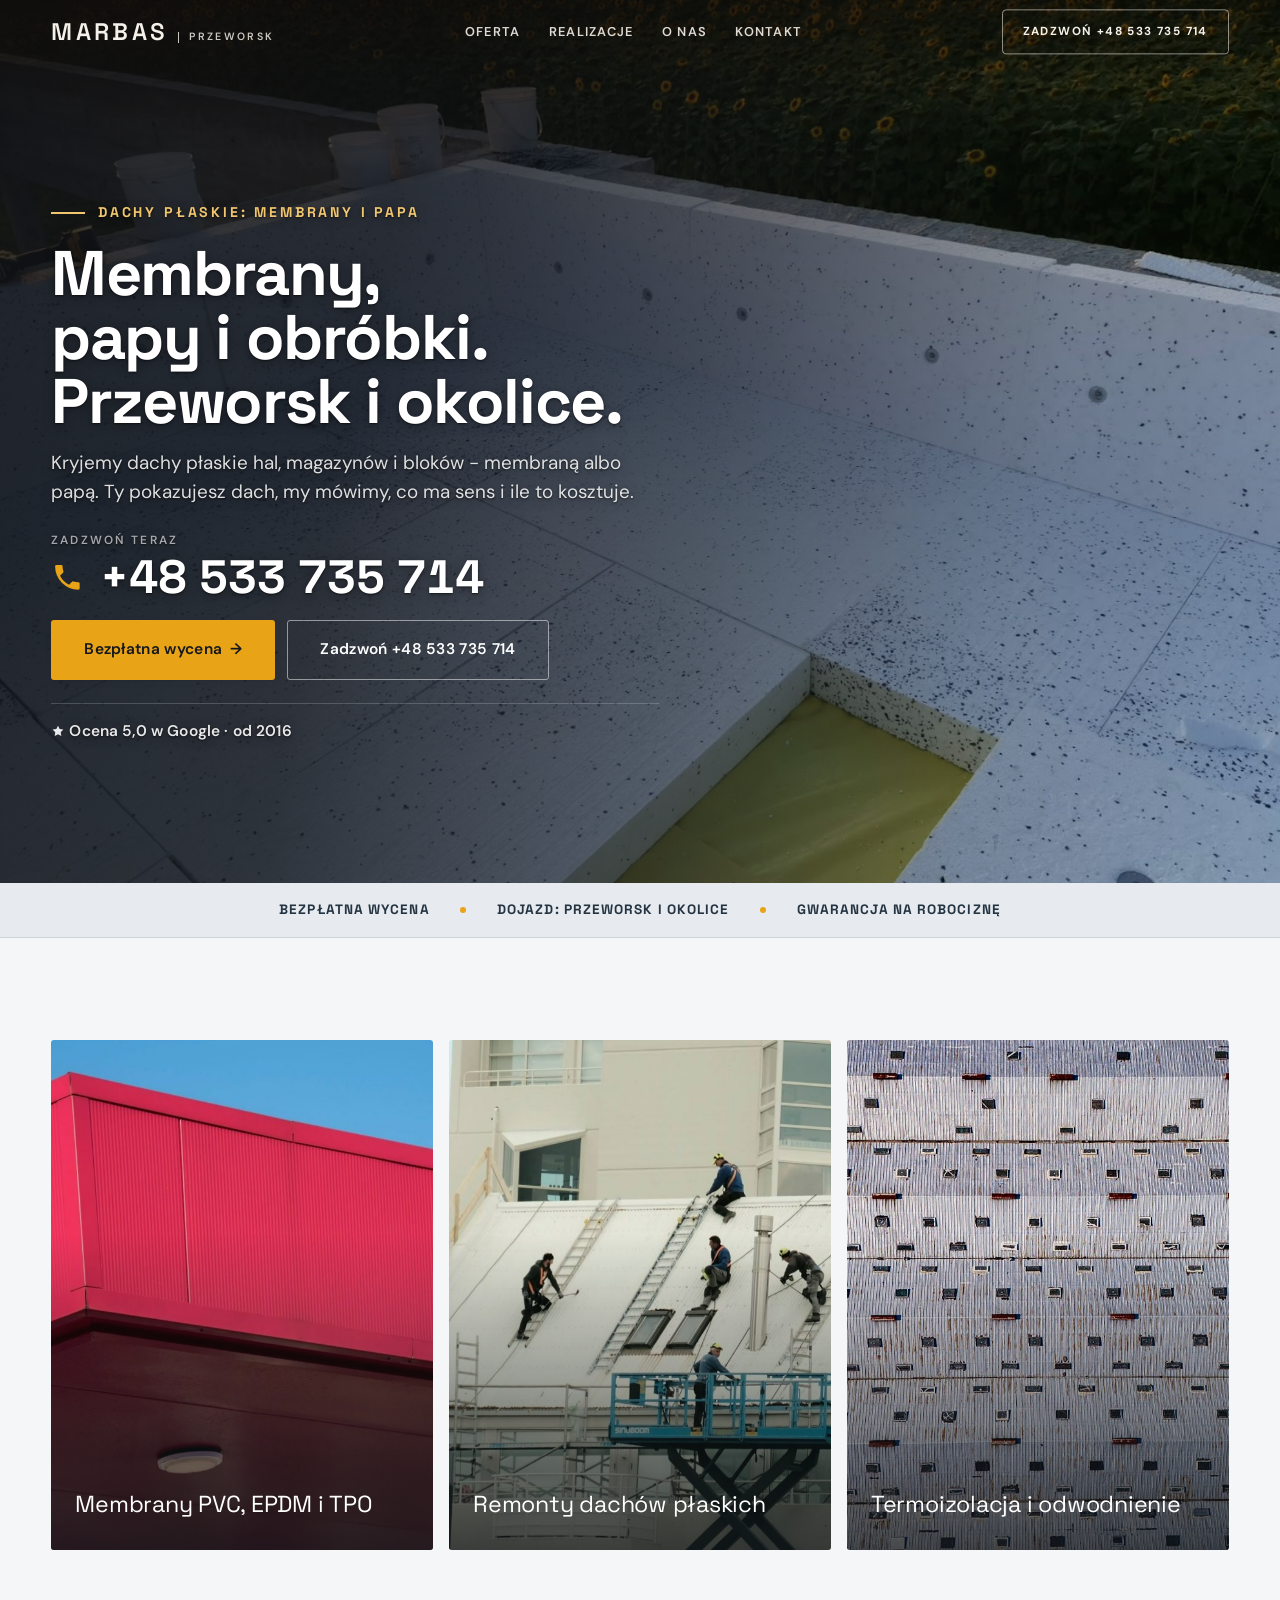
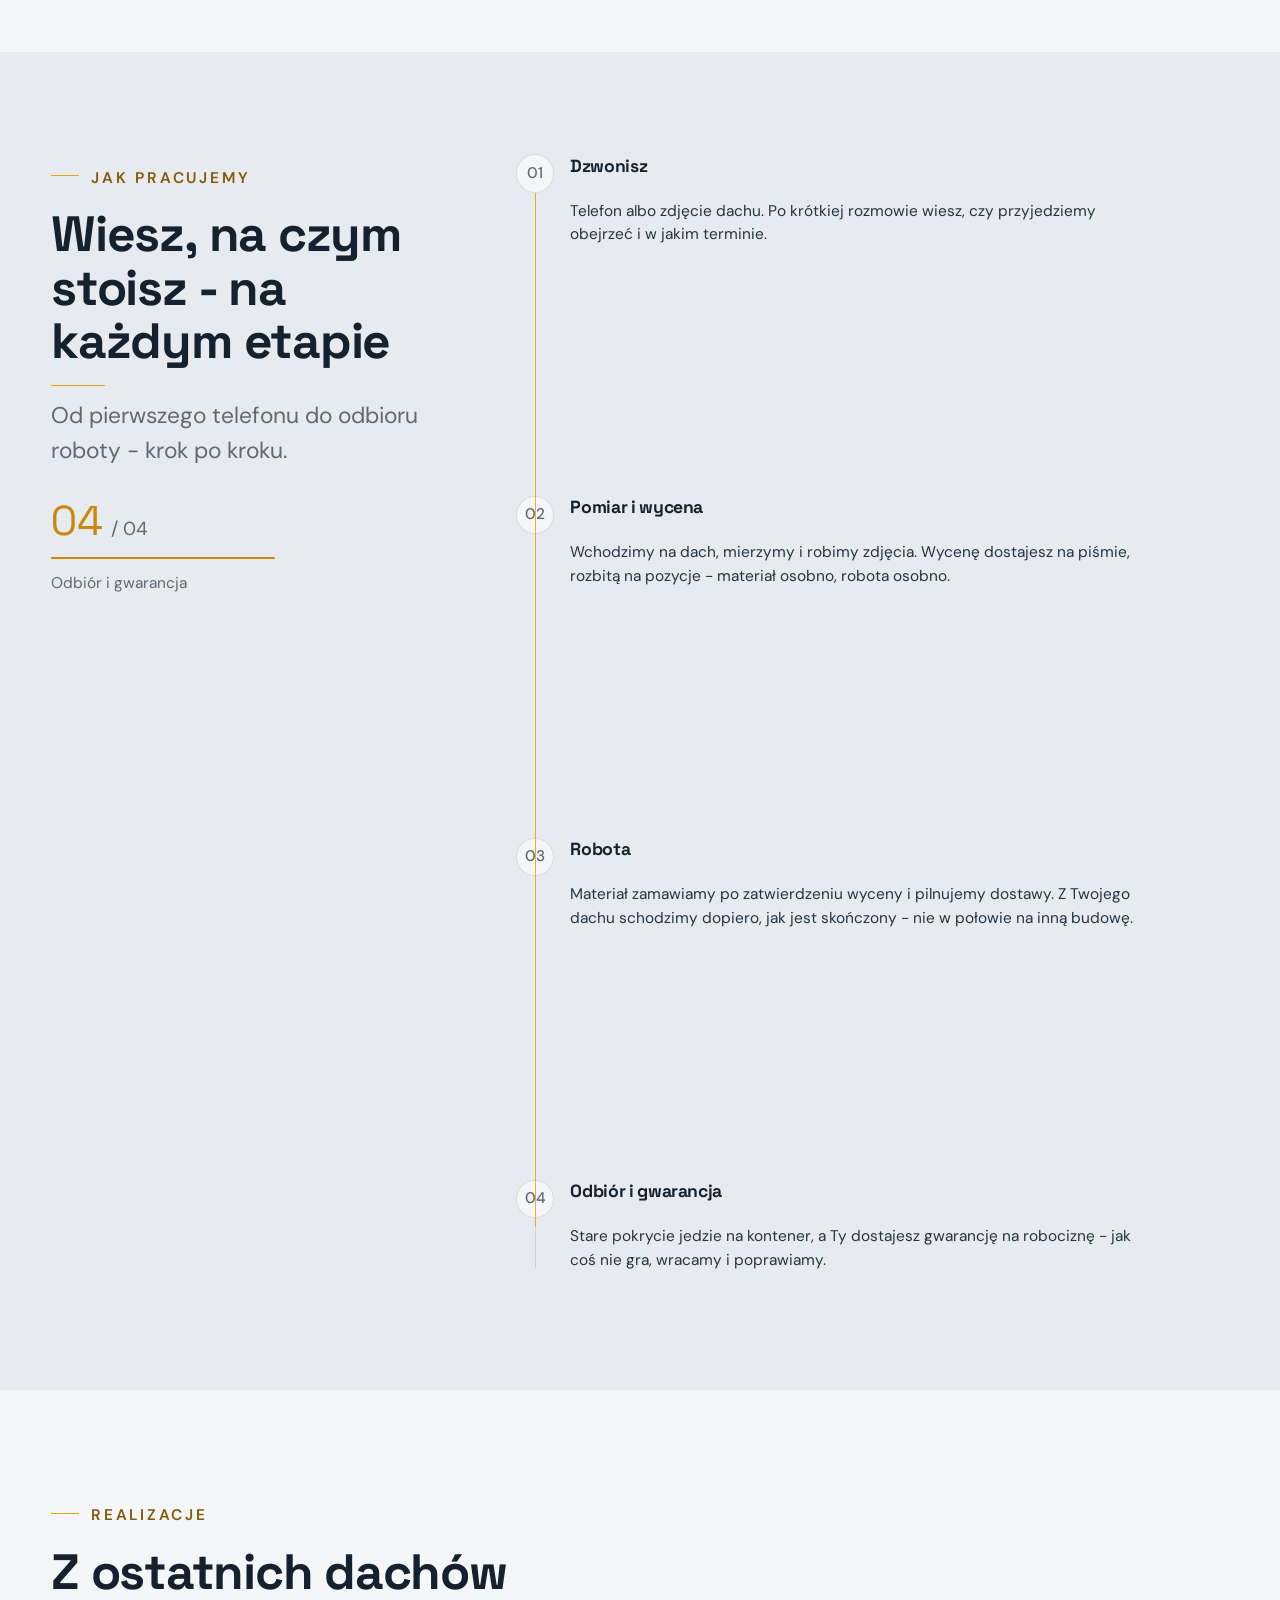
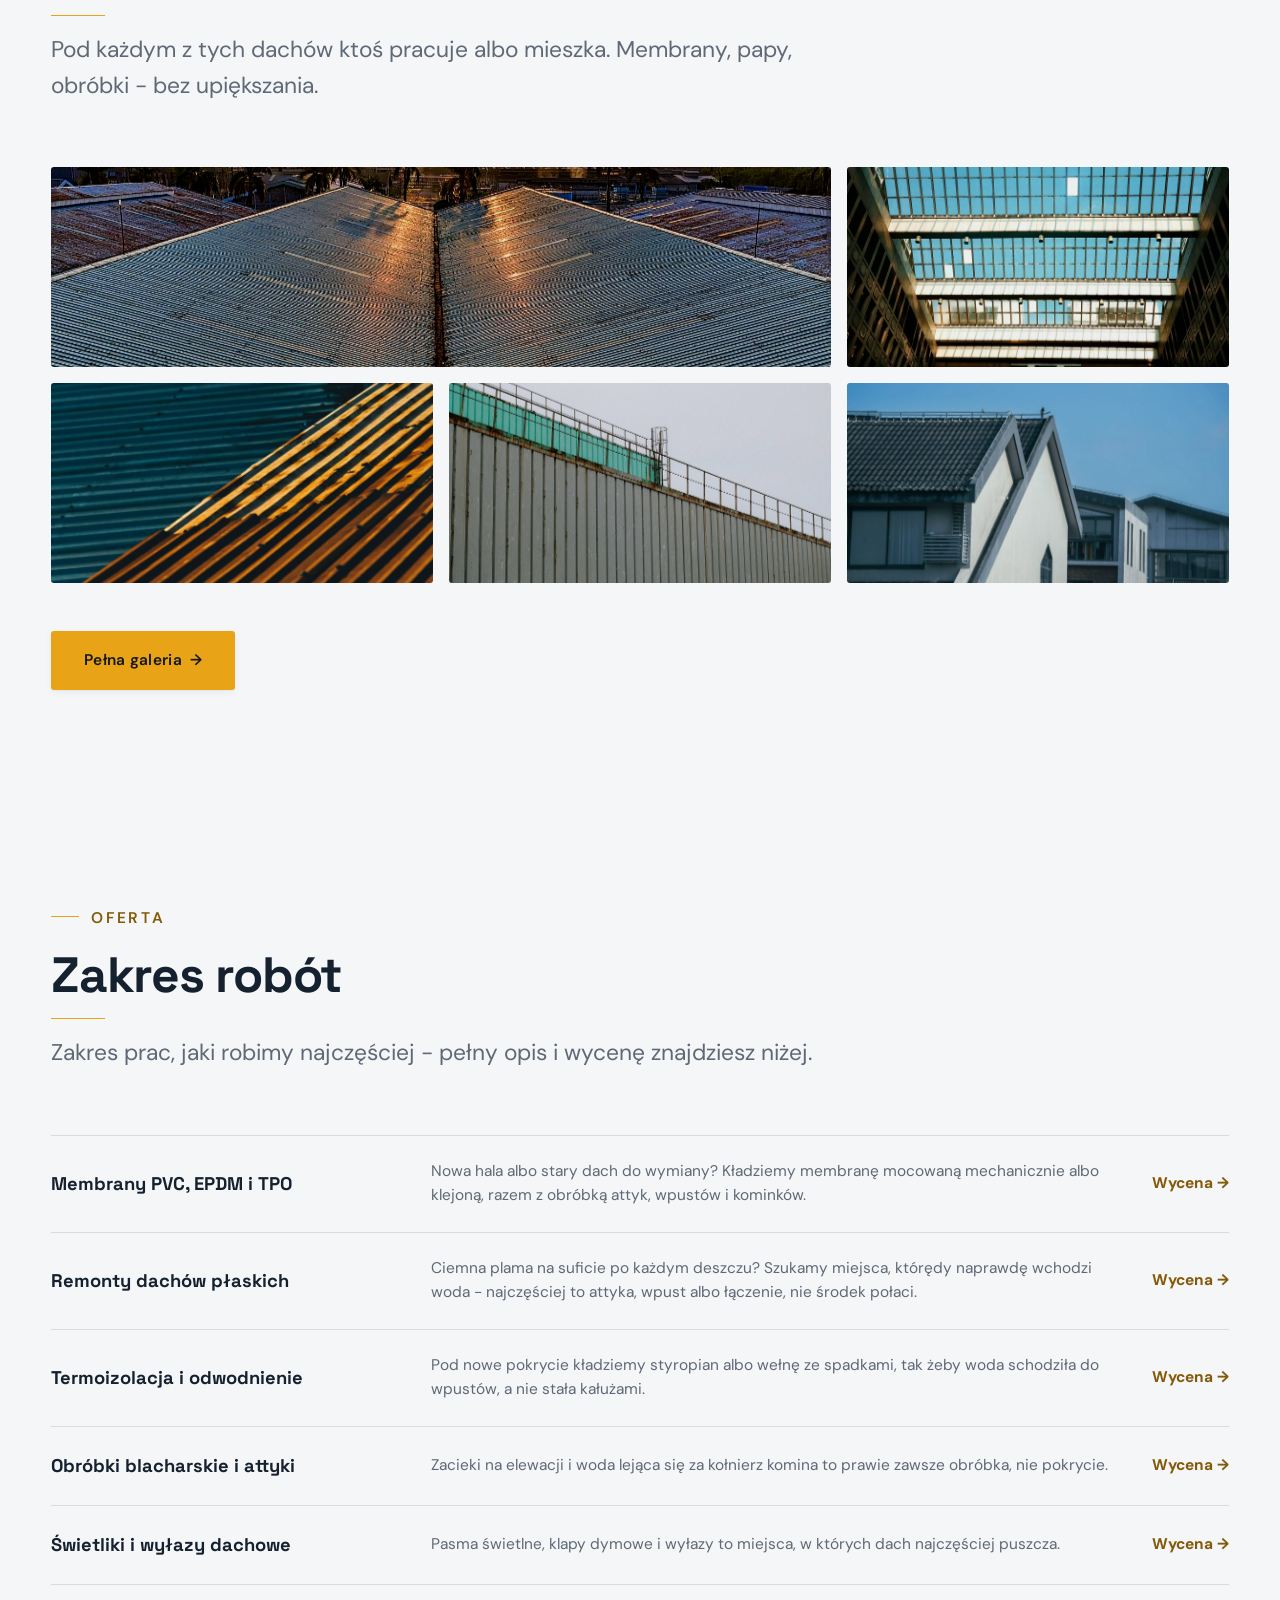
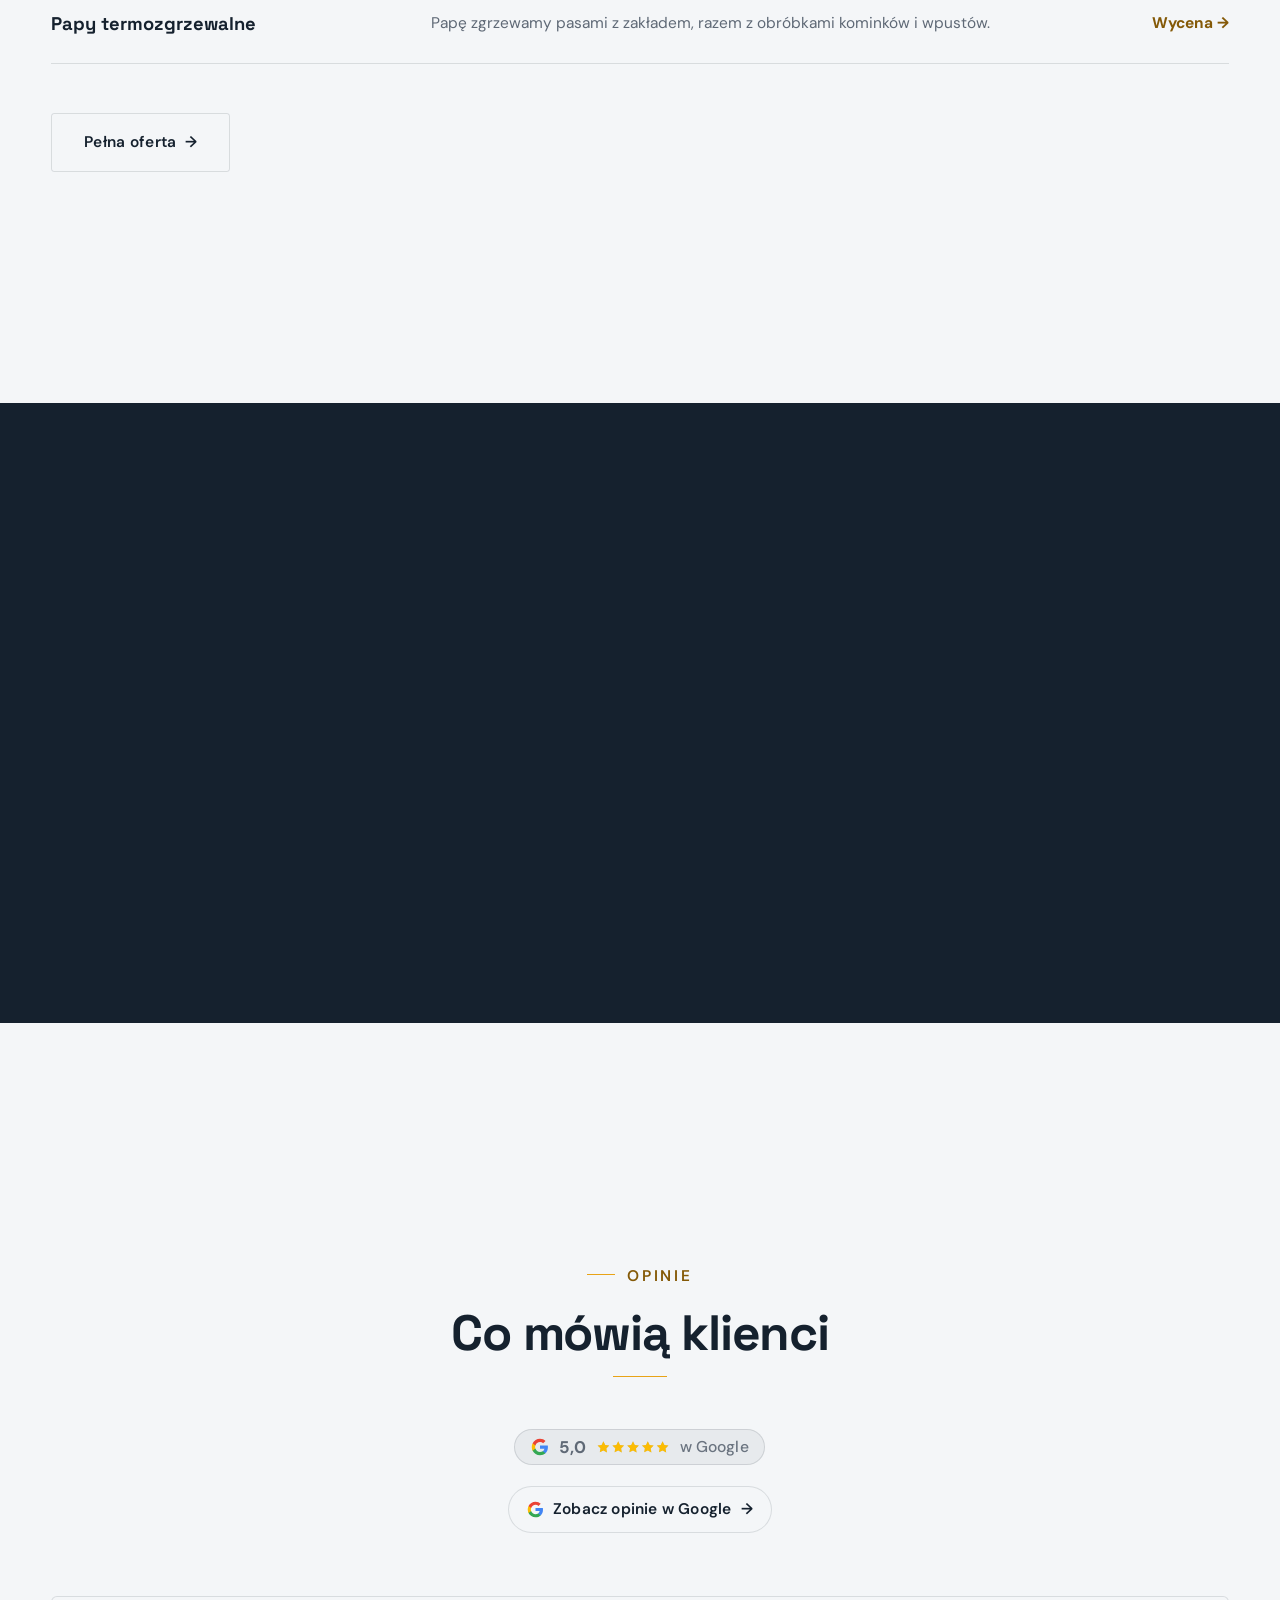
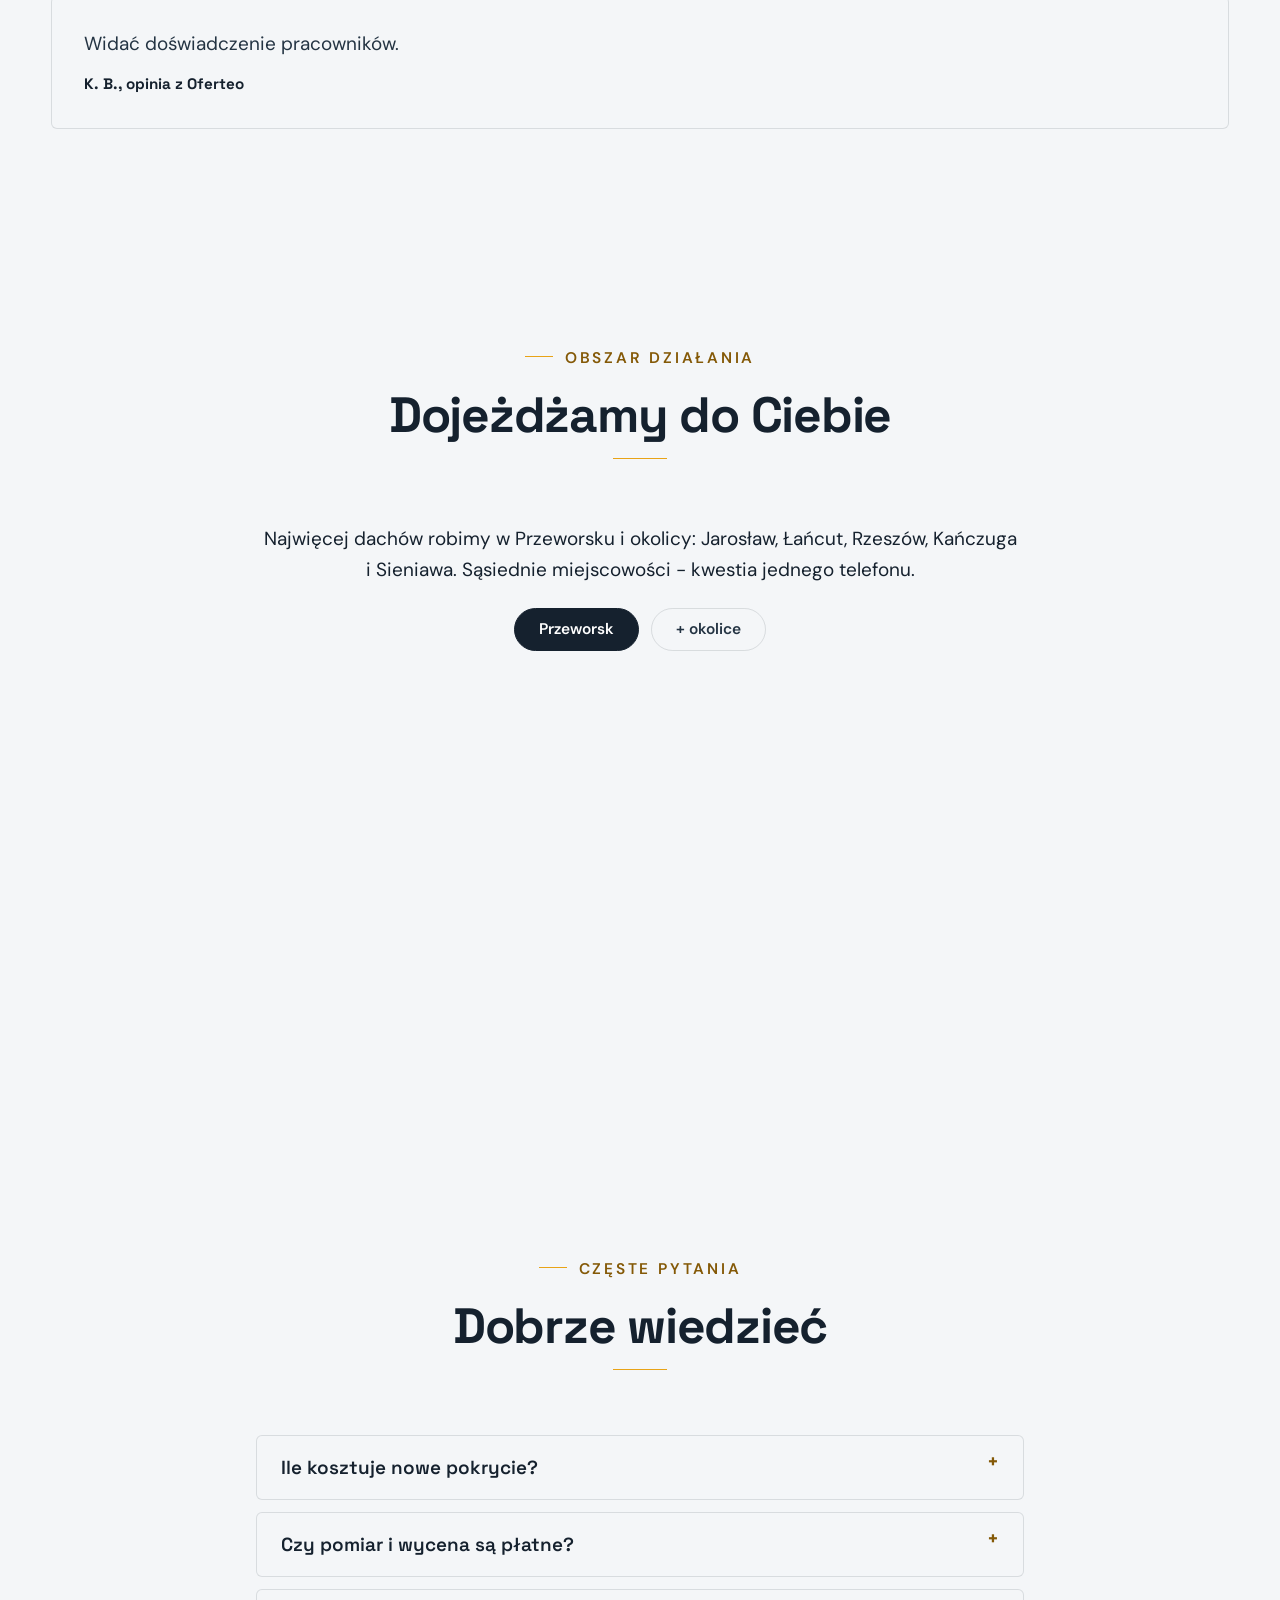
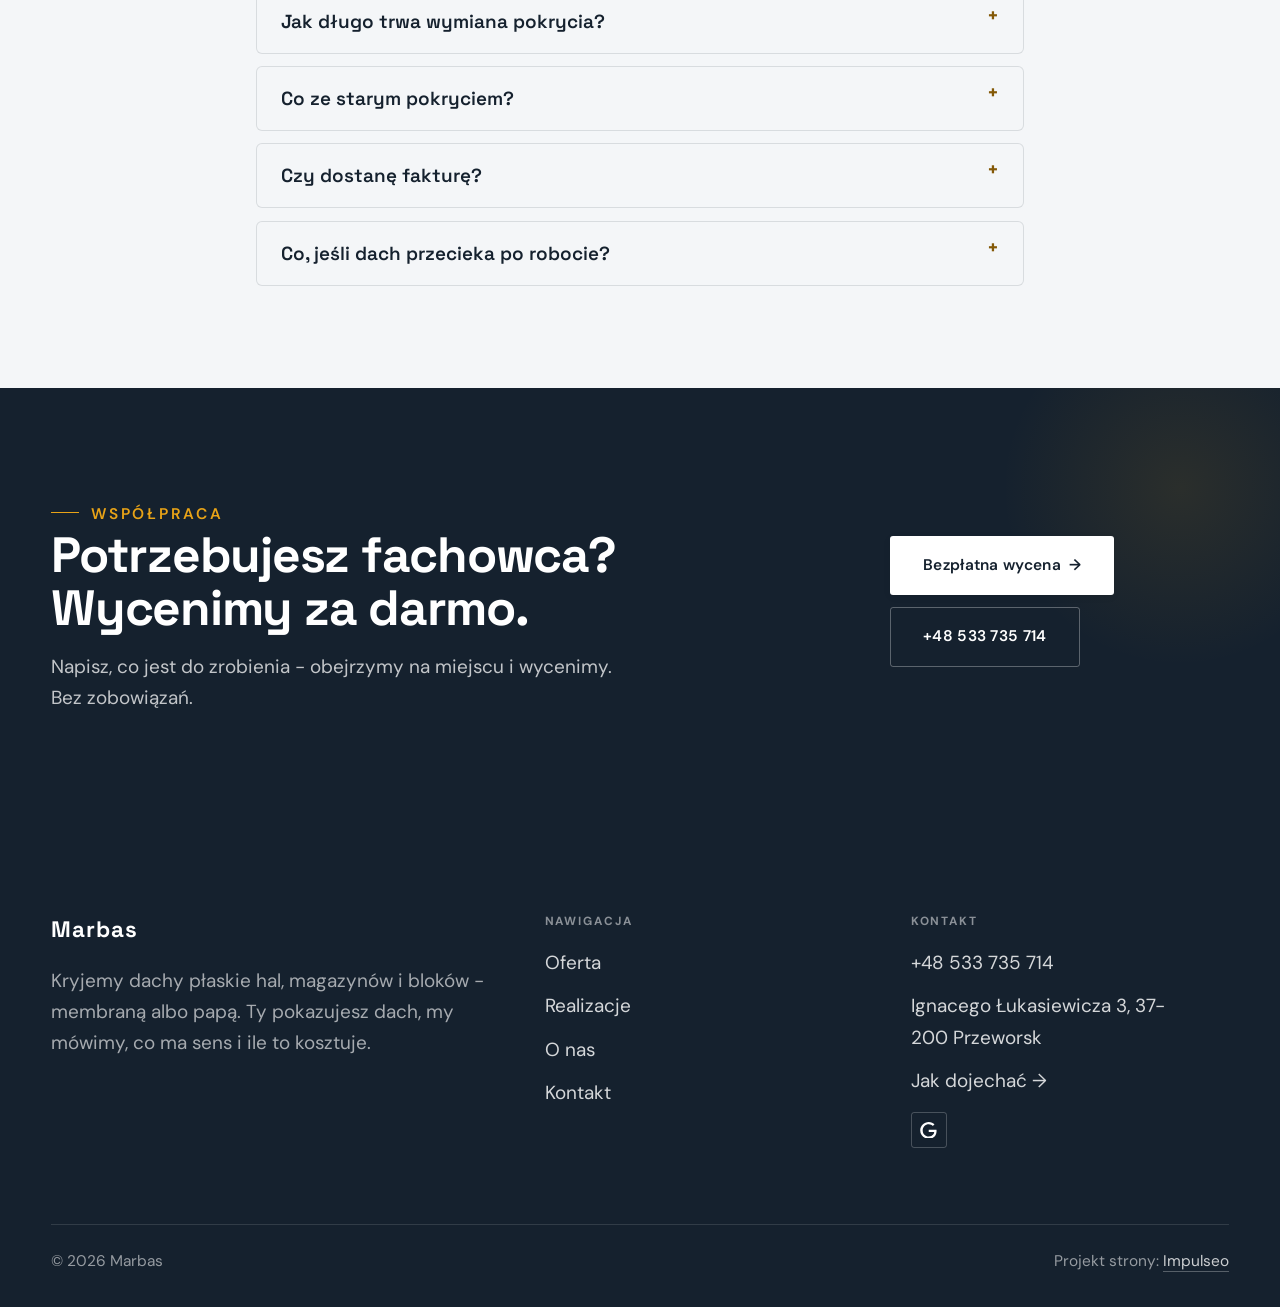
<file: index.html>
<!DOCTYPE html>
<html lang="pl">
<head>
<meta charset="UTF-8">
<meta name="viewport" content="width=device-width, initial-scale=1.0">
<title>Marbas - dachy płaskie, membrany i papa</title>
<meta name="description" content="Dachy płaskie w Przeworsku: membrany PVC, EPDM, TPO, papy termozgrzewalne, obróbki i odwodnienie. Bezpłatny pomiar, cena przed robotą. Zadzwoń: 533 735 714.">
<link rel="canonical" href="https://kris20032.github.io/marbas/">
<meta name="robots" content="noindex, nofollow">
<meta property="og:type" content="website">
<meta property="og:locale" content="pl_PL">
<meta property="og:site_name" content="Marbas">
<meta property="og:title" content="Marbas - dachy nowe i remonty">
<meta property="og:description" content="Dachy płaskie w Przeworsku: membrany PVC, EPDM, TPO, papy termozgrzewalne, obróbki i odwodnienie. Bezpłatny pomiar, cena przed robotą. Zadzwoń: 533 735 714.">
<meta property="og:url" content="https://kris20032.github.io/marbas/">
<meta property="og:image" content="https://kris20032.github.io/marbas/img/og.jpg">
<meta property="og:image:width" content="1200">
<meta property="og:image:height" content="630">
<meta name="twitter:card" content="summary_large_image">
<script type="application/ld+json">{"@context": "https://schema.org", "@type": "RoofingContractor", "name": "Marbas", "url": "https://kris20032.github.io/marbas/", "telephone": "+48533735714", "image": "https://kris20032.github.io/marbas/img/og.jpg", "areaServed": "Przeworsk", "sameAs": ["https://www.google.com/maps?cid=17170545244458565489"]}</script>
<link rel="preconnect" href="https://fonts.googleapis.com">
<link rel="preconnect" href="https://fonts.gstatic.com" crossorigin>
<link href="https://fonts.googleapis.com/css2?family=Space+Grotesk:wght@500;600;700&family=DM+Sans:opsz,wght@9..40,400;9..40,500;9..40,600&display=swap" rel="stylesheet">
<link rel="stylesheet" href="assets/styles.css?v=6faf6704">
<meta name="nb-deploy" content="6df061a8295f">
</head>
<body>

<header class="nav">
  <div class="wrap nav-inner">
    <a class="brand" href="index.html"><span class="name">Marbas</span><span class="sub">Przeworsk</span></a>
    <nav class="nav-links">
      <a href="oferta.html">Oferta</a>
      <a href="realizacje.html">Realizacje</a>
      <a href="o-nas.html">O nas</a>
      <a href="kontakt.html">Kontakt</a>
      <a href="tel:+48533735714" class="btn btn-accent">Zadzwoń +48 533 735 714</a>
    </nav>
    <button class="nav-toggle" aria-label="Menu"><span></span><span></span><span></span></button>
  </div>
</header>

<main>
<section class="hero-fach">
  <img class="hf-photo" src="img/hero.jpg" fetchpriority="high" data-rotate="img/g1.jpg|img/g2.jpg" alt="Marbas" width="1936" height="1434">
  <div class="hf-panel">
    <div class="hf-inner">
      <span class="hf-kicker">Dachy płaskie: membrany i papa</span>
      <h1 class="hf-title">Membrany, papy i obróbki. Przeworsk i okolice. <em></em></h1>
      <p class="hf-lead">Kryjemy dachy płaskie hal, magazynów i bloków - membraną albo papą. Ty pokazujesz dach, my mówimy, co ma sens i ile to kosztuje.</p>
      <a class="hf-phone" href="tel:+48533735714"><span class="hf-phone-lab">Zadzwoń teraz</span><span class="hf-phone-num"><svg class="ico-tel" width="16" height="16" viewBox="0 0 24 24" fill="none" aria-hidden="true"><path d="M6.6 10.8a15.5 15.5 0 0 0 6.6 6.6l2.2-2.2a1 1 0 0 1 1-.24 11.4 11.4 0 0 0 3.6.58 1 1 0 0 1 1 1V20a1 1 0 0 1-1 1A17 17 0 0 1 3 4a1 1 0 0 1 1-1h3.5a1 1 0 0 1 1 1c0 1.25.2 2.46.58 3.6a1 1 0 0 1-.25 1l-2.23 2.2Z" fill="currentColor"/></svg> +48 533 735 714</span></a>
      <div class="hf-actions">
        <a href="kontakt.html" class="btn btn-accent">Bezpłatna wycena <span class="arr">→</span></a>
        <a href="tel:+48533735714" class="btn btn-ghost hf-ghost">Zadzwoń +48 533 735 714</a>
      </div>
      <div class="hf-trust"><svg class="ico-star" width="14" height="14" viewBox="0 0 24 24" style="vertical-align:-2px" aria-hidden="true"><path d="M12 2.8l2.85 5.8 6.4.93-4.63 4.5 1.1 6.37L12 17.4l-5.72 3 1.1-6.37-4.63-4.5 6.4-.93L12 2.8Z" fill="currentColor"/></svg> Ocena 5,0 w Google · od 2016</div>
    </div>
  </div>
</section>
<section class="fach-promise">
  <div class="wrap">
    <ul class="fp-row reveal"><li>Bezpłatna wycena</li><li>Dojazd: Przeworsk i okolice</li><li>Gwarancja na robociznę</li></ul>
  </div>
</section>
<section class="gateways-band">
  <div class="wrap">
    <div class="gateways">
      <a href="oferta.html" class="gateway reveal"><img src="img/g3.jpg" alt="Membrany PVC, EPDM i TPO" loading="lazy" width="1506" height="948" decoding="async"><span class="g-ttl">Membrany PVC, EPDM i TPO</span></a>
      <a href="oferta.html" class="gateway reveal"><img src="img/g4.jpg" alt="Remonty i naprawy dachów" loading="lazy" width="1510" height="952" decoding="async"><span class="g-ttl">Remonty dachów płaskich</span></a>
      <a href="oferta.html" class="gateway reveal"><img src="img/g5.jpg" alt="Termoizolacja i odwodnienie" loading="lazy" width="1600" height="900" decoding="async"><span class="g-ttl">Termoizolacja i odwodnienie</span></a>
    </div>
  </div>
</section>
<section class="proces proces-os fachowcy">
  <div class="wrap proc-grid">
    <div class="proc-side">
      <div class="head reveal">
        <span class="eyebrow">Jak pracujemy</span>
        <h2>Wiesz, na czym stoisz - na każdym etapie</h2>
        <p>Od pierwszego telefonu do odbioru roboty - krok po kroku.</p>
      </div>
      <div class="proc-count" aria-hidden="true"><span class="pc-cur">01</span><span class="pc-all">/ 04</span></div>
      <div class="proc-bar" aria-hidden="true"><i></i></div>
      <p class="proc-now" aria-hidden="true">Dzwonisz</p>
    </div>
    <ol class="proces-line">
      <li class="reveal"><span class="pno">01</span><h3>Dzwonisz</h3><p>Telefon albo zdjęcie dachu. Po krótkiej rozmowie wiesz, czy przyjedziemy obejrzeć i w jakim terminie.</p></li>
      <li class="reveal"><span class="pno">02</span><h3>Pomiar i wycena</h3><p>Wchodzimy na dach, mierzymy i robimy zdjęcia. Wycenę dostajesz na piśmie, rozbitą na pozycje - materiał osobno, robota osobno.</p></li>
      <li class="reveal"><span class="pno">03</span><h3>Robota</h3><p>Materiał zamawiamy po zatwierdzeniu wyceny i pilnujemy dostawy. Z Twojego dachu schodzimy dopiero, jak jest skończony - nie w połowie na inną budowę.</p></li>
      <li class="reveal"><span class="pno">04</span><h3>Odbiór i gwarancja</h3><p>Stare pokrycie jedzie na kontener, a Ty dostajesz gwarancję na robociznę - jak coś nie gra, wracamy i poprawiamy.</p></li>
    </ol>
  </div>
</section>
<section>
  <div class="wrap">
    <div class="head reveal">
      <span class="eyebrow">Realizacje</span>
      <h2>Z ostatnich dachów</h2>
      <p>Pod każdym z tych dachów ktoś pracuje albo mieszka. Membrany, papy, obróbki - bez upiększania.</p>
    </div>
    <div class="gallery">
      <div class="tile t-two3 reveal"><img src="img/g6.jpg" alt="Marbas" loading="lazy" width="1439" height="1300" decoding="async"></div>
      <div class="tile t-third reveal"><img src="img/g7.jpg" alt="Marbas" loading="lazy" width="1600" height="1066" decoding="async"></div>
      <div class="tile t-third reveal"><img src="img/g8.jpg" alt="Marbas" loading="lazy" width="1600" height="1067" decoding="async"></div>
      <div class="tile t-third reveal"><img src="img/g9.jpg" alt="Marbas" loading="lazy" width="1600" height="1066" decoding="async"></div>
      <div class="tile t-third reveal"><img src="img/g10.jpg" alt="Marbas" loading="lazy" width="1556" height="1024" decoding="async"></div>
    </div>
    <div style="margin-top:var(--space-7)" class="reveal"><a href="realizacje.html" class="btn btn-accent">Pełna galeria <span class="arr">→</span></a></div>
  </div>
</section>
<section class="fach-uslugi">
  <div class="wrap">
    <div class="head reveal">
      <span class="eyebrow">Oferta</span>
      <h2>Zakres robót</h2>
      <p>Zakres prac, jaki robimy najczęściej - pełny opis i wycenę znajdziesz niżej.</p>
    </div>
    <ul class="fu-list">
      <li class="fu-row reveal"><div class="fu-name">Membrany PVC, EPDM i TPO</div><div class="fu-desc">Nowa hala albo stary dach do wymiany? Kładziemy membranę mocowaną mechanicznie albo klejoną, razem z obróbką attyk, wpustów i kominków.</div><a class="fu-cta" href="kontakt.html">Wycena <span class="arr">→</span></a></li>
      <li class="fu-row reveal"><div class="fu-name">Remonty dachów płaskich</div><div class="fu-desc">Ciemna plama na suficie po każdym deszczu? Szukamy miejsca, którędy naprawdę wchodzi woda - najczęściej to attyka, wpust albo łączenie, nie środek połaci.</div><a class="fu-cta" href="kontakt.html">Wycena <span class="arr">→</span></a></li>
      <li class="fu-row reveal"><div class="fu-name">Termoizolacja i odwodnienie</div><div class="fu-desc">Pod nowe pokrycie kładziemy styropian albo wełnę ze spadkami, tak żeby woda schodziła do wpustów, a nie stała kałużami.</div><a class="fu-cta" href="kontakt.html">Wycena <span class="arr">→</span></a></li>
      <li class="fu-row reveal"><div class="fu-name">Obróbki blacharskie i attyki</div><div class="fu-desc">Zacieki na elewacji i woda lejąca się za kołnierz komina to prawie zawsze obróbka, nie pokrycie.</div><a class="fu-cta" href="kontakt.html">Wycena <span class="arr">→</span></a></li>
      <li class="fu-row reveal"><div class="fu-name">Świetliki i wyłazy dachowe</div><div class="fu-desc">Pasma świetlne, klapy dymowe i wyłazy to miejsca, w których dach najczęściej puszcza.</div><a class="fu-cta" href="kontakt.html">Wycena <span class="arr">→</span></a></li>
      <li class="fu-row reveal"><div class="fu-name">Papy termozgrzewalne</div><div class="fu-desc">Papę zgrzewamy pasami z zakładem, razem z obróbkami kominków i wpustów.</div><a class="fu-cta" href="kontakt.html">Wycena <span class="arr">→</span></a></li>
    </ul>
    <div style="margin-top:var(--space-7)" class="reveal"><a href="oferta.html" class="btn btn-ghost">Pełna oferta <span class="arr">→</span></a></div>
  </div>
</section>
<section class="stopklatka" aria-hidden="true">
  <div class="stk-bg" style="background-image:url(img/g11.jpg)"></div>
</section>
<section class="opinie">
  <div class="wrap">
    <div class="head center reveal">
      <span class="eyebrow">Opinie</span>
      <h2>Co mówią klienci</h2>
    </div>
    <p class="op-meta reveal"><span class="g-badge"><svg class="gb-ico" viewBox="0 0 24 24" width="18" height="18" aria-hidden="true"><path fill="#4285F4" d="M22.56 12.25c0-.78-.07-1.53-.2-2.25H12v4.26h5.92c-.26 1.37-1.04 2.53-2.21 3.31v2.77h3.57c2.08-1.92 3.28-4.74 3.28-8.09z"/><path fill="#34A853" d="M12 23c2.97 0 5.46-.98 7.28-2.66l-3.57-2.77c-.98.66-2.23 1.06-3.71 1.06-2.86 0-5.29-1.93-6.16-4.53H2.18v2.84C3.99 20.53 7.7 23 12 23z"/><path fill="#FBBC05" d="M5.84 14.09c-.22-.66-.35-1.36-.35-2.09s.13-1.43.35-2.09V7.07H2.18C1.43 8.55 1 10.22 1 12s.43 3.45 1.18 4.93l2.85-2.22.81-.62z"/><path fill="#EA4335" d="M12 5.38c1.62 0 3.06.56 4.21 1.64l3.15-3.15C17.45 2.09 14.97 1 12 1 7.7 1 3.99 3.47 2.18 7.07l3.66 2.84c.87-2.6 3.3-4.53 6.16-4.53z"/></svg><b class="gb-ocena">5,0</b><svg class="gb-stars" viewBox="0 0 90 18" width="74" height="14.8" aria-hidden="true"><g fill="currentColor" opacity=".26"><path transform="translate(0,0)" d="M9 1.6l2.2 4.46 4.92.72-3.56 3.47.84 4.9L9 12.74l-4.4 2.31.84-4.9L1.88 6.68l4.92-.72L9 1.6Z"/><path transform="translate(18,0)" d="M9 1.6l2.2 4.46 4.92.72-3.56 3.47.84 4.9L9 12.74l-4.4 2.31.84-4.9L1.88 6.68l4.92-.72L9 1.6Z"/><path transform="translate(36,0)" d="M9 1.6l2.2 4.46 4.92.72-3.56 3.47.84 4.9L9 12.74l-4.4 2.31.84-4.9L1.88 6.68l4.92-.72L9 1.6Z"/><path transform="translate(54,0)" d="M9 1.6l2.2 4.46 4.92.72-3.56 3.47.84 4.9L9 12.74l-4.4 2.31.84-4.9L1.88 6.68l4.92-.72L9 1.6Z"/><path transform="translate(72,0)" d="M9 1.6l2.2 4.46 4.92.72-3.56 3.47.84 4.9L9 12.74l-4.4 2.31.84-4.9L1.88 6.68l4.92-.72L9 1.6Z"/></g><clipPath id="gs1000"><rect x="0" y="0" width="90.0" height="18"/></clipPath><g fill="#FBBC04" clip-path="url(#gs1000)"><path transform="translate(0,0)" d="M9 1.6l2.2 4.46 4.92.72-3.56 3.47.84 4.9L9 12.74l-4.4 2.31.84-4.9L1.88 6.68l4.92-.72L9 1.6Z"/><path transform="translate(18,0)" d="M9 1.6l2.2 4.46 4.92.72-3.56 3.47.84 4.9L9 12.74l-4.4 2.31.84-4.9L1.88 6.68l4.92-.72L9 1.6Z"/><path transform="translate(36,0)" d="M9 1.6l2.2 4.46 4.92.72-3.56 3.47.84 4.9L9 12.74l-4.4 2.31.84-4.9L1.88 6.68l4.92-.72L9 1.6Z"/><path transform="translate(54,0)" d="M9 1.6l2.2 4.46 4.92.72-3.56 3.47.84 4.9L9 12.74l-4.4 2.31.84-4.9L1.88 6.68l4.92-.72L9 1.6Z"/><path transform="translate(72,0)" d="M9 1.6l2.2 4.46 4.92.72-3.56 3.47.84 4.9L9 12.74l-4.4 2.31.84-4.9L1.88 6.68l4.92-.72L9 1.6Z"/></g></svg><span class="gb-txt">w Google</span></span></p>
    <p class="op-meta reveal"><a class="op-google" href="https://www.google.com/maps?cid=17170545244458565489" target="_blank" rel="noopener"><svg class="op-g-ico" viewBox="0 0 24 24" width="17" height="17" aria-hidden="true"><path fill="#4285F4" d="M22.56 12.25c0-.78-.07-1.53-.2-2.25H12v4.26h5.92c-.26 1.37-1.04 2.53-2.21 3.31v2.77h3.57c2.08-1.92 3.28-4.74 3.28-8.09z"/><path fill="#34A853" d="M12 23c2.97 0 5.46-.98 7.28-2.66l-3.57-2.77c-.98.66-2.23 1.06-3.71 1.06-2.86 0-5.29-1.93-6.16-4.53H2.18v2.84C3.99 20.53 7.7 23 12 23z"/><path fill="#FBBC05" d="M5.84 14.09c-.22-.66-.35-1.36-.35-2.09s.13-1.43.35-2.09V7.07H2.18C1.43 8.55 1 10.22 1 12s.43 3.45 1.18 4.93l2.85-2.22.81-.62z"/><path fill="#EA4335" d="M12 5.38c1.62 0 3.06.56 4.21 1.64l3.15-3.15C17.45 2.09 14.97 1 12 1 7.7 1 3.99 3.47 2.18 7.07l3.66 2.84c.87-2.6 3.3-4.53 6.16-4.53z"/></svg><span>Zobacz opinie w Google</span><span class="arr">→</span></a></p>
    <div class="opinie-grid">
      <figure class="op-card reveal"><blockquote>Widać doświadczenie pracowników.</blockquote><span class="op-autor">K. B., opinia z Oferteo</span></figure>
    </div>
  </div>
</section>
<section class="obszar">
  <div class="wrap">
    <div class="head center reveal">
      <span class="eyebrow">Obszar działania</span>
      <h2>Dojeżdżamy do Ciebie</h2>
    </div>
    <p class="obszar-txt reveal" style="text-align:center;max-width:60ch;margin:0 auto 1.4rem">Najwięcej dachów robimy w Przeworsku i okolicy: Jarosław, Łańcut, Rzeszów, Kańczuga i Sieniawa. Sąsiednie miejscowości - kwestia jednego telefonu.</p>
    <ul class="obszar-list reveal"><li class="is-home">Przeworsk</li><li>+ okolice</li></ul>
    <div class="obszar-mapa reveal" style="margin-top:var(--space-7)">
      <iframe title="Obszar działania - Przeworsk i okolice" src="https://maps.google.com/maps?q=Marbas%20Przeworsk&amp;z=11&amp;output=embed" loading="lazy" referrerpolicy="no-referrer-when-downgrade" style="width:100%;height:clamp(280px,38vh,420px);border:0;display:block;border-radius:var(--r-md)"></iframe>
    </div>
  </div>
</section>
<section class="faq-klinika">
  <div class="wrap">
    <div class="head center reveal">
      <span class="eyebrow">Częste pytania</span>
      <h2>Dobrze wiedzieć</h2>
    </div>
    <div class="faq-list">
      <details class="faq-item reveal"><summary>Ile kosztuje nowe pokrycie?</summary><p>Najwięcej robi metraż, stan podłoża i liczba obróbek - attyki, wpusty i kominki potrafią przesunąć wycenę bardziej niż sama powierzchnia. Dlatego wyceniamy dopiero po wejściu na dach, za to na piśmie.</p></details>
      <details class="faq-item reveal"><summary>Czy pomiar i wycena są płatne?</summary><p>Nie. Pomiar i wycena w Przeworsku i najbliższej okolicy są bezpłatne i do niczego nie zobowiązują.</p></details>
      <details class="faq-item reveal"><summary>Jak długo trwa wymiana pokrycia?</summary><p>Kilkaset metrów dachu to zwykle tydzień, dwa - zależnie od stanu podłoża i pogody. Termin i czas roboty znasz przed startem, a o przesunięciu przez pogodę mówimy od razu, nie po fakcie.</p></details>
      <details class="faq-item reveal"><summary>Co ze starym pokryciem?</summary><p>Rozbiórka i wywóz są w wycenie, chyba że umówimy się inaczej. Starą papę i eternit oddajemy firmie z uprawnieniami - tego nie wolno wywieźć byle gdzie i nie ma co ryzykować.</p></details>
      <details class="faq-item reveal"><summary>Czy dostanę fakturę?</summary><p>Tak, na firmę. Kwoty na fakturze zgadzają się z wyceną - żadnych pozycji dopisanych na koniec.</p></details>
      <details class="faq-item reveal"><summary>Co, jeśli dach przecieka po robocie?</summary><p>Wracamy i sprawdzamy, gdzie puściło. Nasza robota - poprawiamy za darmo; przyczyna gdzie indziej - pokazujemy zdjęcia i mówimy, co z tym zrobić.</p></details>
    </div>
  </div>
</section>
<section class="cta">
  <div class="wrap">
    <div class="reveal">
      <span class="eyebrow">Współpraca</span>
      <h2>Potrzebujesz fachowca? Wycenimy za darmo.</h2>
      <p>Napisz, co jest do zrobienia - obejrzymy na miejscu i wycenimy. Bez zobowiązań.</p>
    </div>
    <div class="cta-actions reveal">
      <a href="kontakt.html" class="btn btn-light">Bezpłatna wycena <span class="arr">→</span></a>
      <a href="tel:+48533735714" class="btn btn-ghost btn-ghost-cta">+48 533 735 714</a>
    </div>
  </div>
</section>
</main>

<footer>
  <div class="wrap">
    <div class="foot-grid">
      <div class="foot-brand">
        <div class="name">Marbas</div>
        <p>Kryjemy dachy płaskie hal, magazynów i bloków - membraną albo papą. Ty pokazujesz dach, my mówimy, co ma sens i ile to kosztuje.</p>
      </div>
      <div class="foot-col">
        <h4>Nawigacja</h4>
        <a href="oferta.html">Oferta</a>
        <a href="realizacje.html">Realizacje</a>
        <a href="o-nas.html">O nas</a>
        <a href="kontakt.html">Kontakt</a>
      </div>
      <div class="foot-col">
        <h4>Kontakt</h4>
        <a href="tel:+48533735714">+48 533 735 714</a>
        <p>Ignacego Łukasiewicza 3, 37-200 Przeworsk</p>
        <a href="https://www.google.com/maps?cid=17170545244458565489" target="_blank" rel="noopener">Jak dojechać →</a>
      <div class="foot-soc">
        <a class="soc" href="https://www.google.com/maps?cid=17170545244458565489" target="_blank" rel="noopener" aria-label="Google - Marbas"><svg viewBox="0 0 24 24" aria-hidden="true" focusable="false"><path d="M12.48 10.92v3.28h7.84c-.24 1.84-.853 3.187-1.787 4.133-1.147 1.147-2.933 2.4-6.053 2.4-4.827 0-8.6-3.893-8.6-8.72s3.773-8.72 8.6-8.72c2.6 0 4.507 1.027 5.907 2.347l2.307-2.307C18.747 1.44 16.133 0 12.48 0 5.867 0 .307 5.387.307 12s5.56 12 12.173 12c3.573 0 6.267-1.173 8.373-3.36 2.16-2.16 2.84-5.213 2.84-7.667 0-.76-.053-1.467-.173-2.053H12.48z" fill="currentColor"/></svg></a>
      </div>
      </div>
    </div>
    <div class="foot-bot">
      <span>© 2026 Marbas</span>
      <span>Projekt strony: <a class="foot-credit" href="https://impulseo.pl" target="_blank" rel="noopener">Impulseo</a></span>
    </div>
  </div>
</footer>
<div class="sticky-call"><a class="sc-call" href="tel:+48533735714"><svg class="ico-tel" width="16" height="16" viewBox="0 0 24 24" fill="none" aria-hidden="true"><path d="M6.6 10.8a15.5 15.5 0 0 0 6.6 6.6l2.2-2.2a1 1 0 0 1 1-.24 11.4 11.4 0 0 0 3.6.58 1 1 0 0 1 1 1V20a1 1 0 0 1-1 1A17 17 0 0 1 3 4a1 1 0 0 1 1-1h3.5a1 1 0 0 1 1 1c0 1.25.2 2.46.58 3.6a1 1 0 0 1-.25 1l-2.23 2.2Z" fill="currentColor"/></svg> Zadzwoń</a><a class="sc-quote" href="kontakt.html">Bezpłatna wycena</a></div>
<div class="demo-wazne" data-do="2026-09-03" data-cykl="3" hidden><svg class="dw-ico" width="13" height="13" viewBox="0 0 24 24" fill="none" aria-hidden="true"><circle cx="12" cy="12" r="8.6" stroke="currentColor" stroke-width="1.8"/><path d="M12 7.2V12l3.3 2" stroke="currentColor" stroke-width="1.8" stroke-linecap="round"/></svg><span class="dw-txt"></span></div>

<script src="assets/main.js"></script>
</body>
</html>
</file>
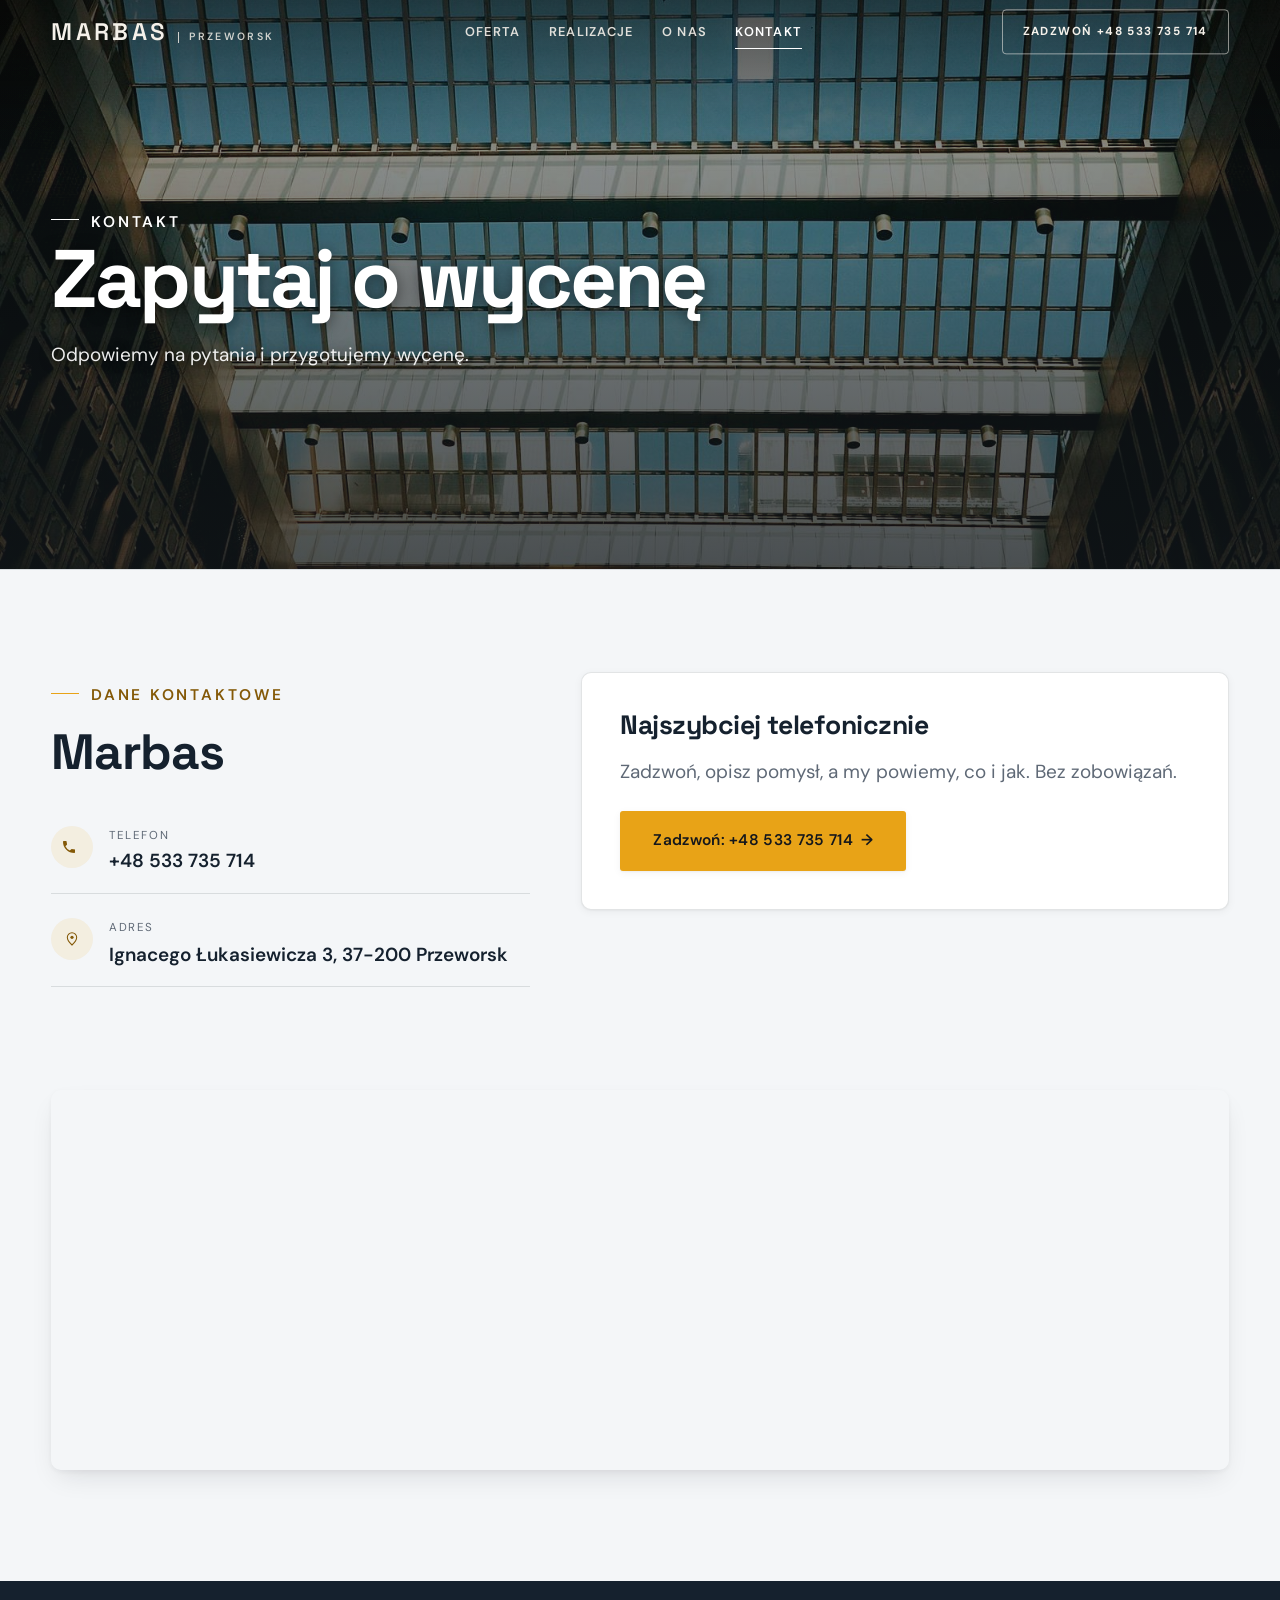
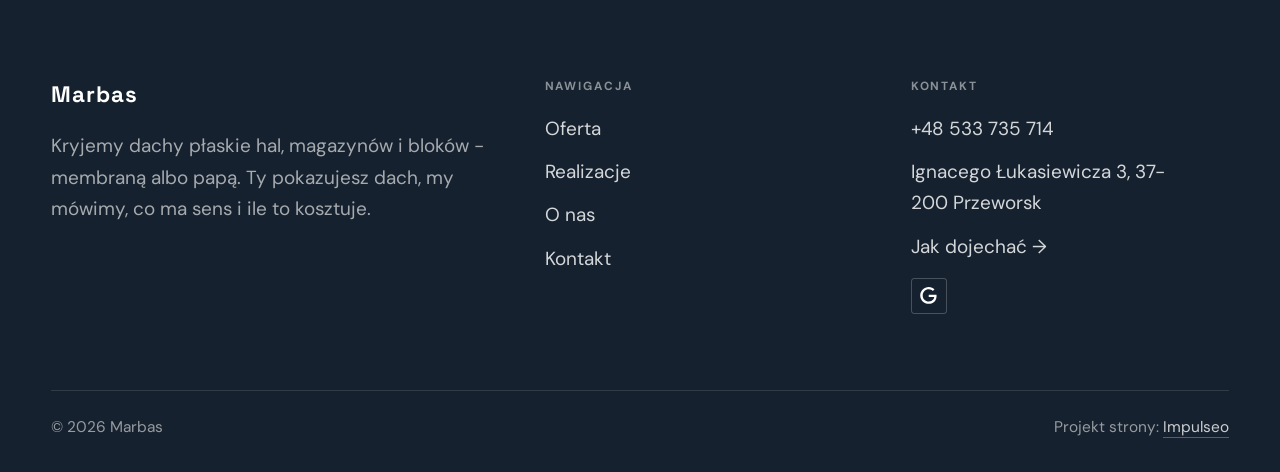
<file: kontakt.html>
<!DOCTYPE html>
<html lang="pl">
<head>
<meta charset="UTF-8">
<meta name="viewport" content="width=device-width, initial-scale=1.0">
<title>Kontakt - Marbas</title>
<meta name="description" content="Kontakt Marbas - Ignacego Łukasiewicza 3, 37-200 Przeworsk">
<link rel="canonical" href="https://kris20032.github.io/marbas/kontakt.html">
<meta name="robots" content="noindex, nofollow">
<meta property="og:type" content="website">
<meta property="og:locale" content="pl_PL">
<meta property="og:site_name" content="Marbas">
<meta property="og:title" content="Kontakt - Marbas">
<meta property="og:description" content="Kontakt Marbas - Ignacego Łukasiewicza 3, 37-200 Przeworsk">
<meta property="og:url" content="https://kris20032.github.io/marbas/kontakt.html">
<meta property="og:image" content="https://kris20032.github.io/marbas/img/og.jpg">
<meta property="og:image:width" content="1200">
<meta property="og:image:height" content="630">
<meta name="twitter:card" content="summary_large_image">
<link rel="preconnect" href="https://fonts.googleapis.com">
<link rel="preconnect" href="https://fonts.gstatic.com" crossorigin>
<link href="https://fonts.googleapis.com/css2?family=Space+Grotesk:wght@500;600;700&family=DM+Sans:opsz,wght@9..40,400;9..40,500;9..40,600&display=swap" rel="stylesheet">
<link rel="stylesheet" href="assets/styles.css?v=6faf6704">
</head>
<body>

<header class="nav">
  <div class="wrap nav-inner">
    <a class="brand" href="index.html"><span class="name">Marbas</span><span class="sub">Przeworsk</span></a>
    <nav class="nav-links">
      <a href="oferta.html">Oferta</a>
      <a href="realizacje.html">Realizacje</a>
      <a href="o-nas.html">O nas</a>
      <a href="kontakt.html" class="active" aria-current="page">Kontakt</a>
      <a href="tel:+48533735714" class="btn btn-accent">Zadzwoń +48 533 735 714</a>
    </nav>
    <button class="nav-toggle" aria-label="Menu"><span></span><span></span><span></span></button>
  </div>
</header>

<main>
<section class="pagehead">
  <img src="img/g7.jpg" alt="Marbas - Zapytaj o wycenę" width="1600" height="1066" decoding="async">
  <div class="wrap">
    <span class="eyebrow">Kontakt</span>
    <h1>Zapytaj o wycenę</h1>
    <p>Odpowiemy na pytania i przygotujemy wycenę.</p>
  </div>
</section>
<section>
  <div class="wrap contact-grid">
    <div class="reveal">
      <span class="eyebrow">Dane kontaktowe</span>
      <h2 style="margin:var(--space-4) 0 var(--space-6)">Marbas</h2>
      <div class="info-list">
        <div class="info-row"><div class="ic"><svg class="ico-tel" width="16" height="16" viewBox="0 0 24 24" fill="none" aria-hidden="true"><path d="M6.6 10.8a15.5 15.5 0 0 0 6.6 6.6l2.2-2.2a1 1 0 0 1 1-.24 11.4 11.4 0 0 0 3.6.58 1 1 0 0 1 1 1V20a1 1 0 0 1-1 1A17 17 0 0 1 3 4a1 1 0 0 1 1-1h3.5a1 1 0 0 1 1 1c0 1.25.2 2.46.58 3.6a1 1 0 0 1-.25 1l-2.23 2.2Z" fill="currentColor"/></svg></div><div><div class="lbl">Telefon</div><a class="val" href="tel:+48533735714">+48 533 735 714</a></div></div>
        <div class="info-row"><div class="ic"><svg class="ico-pin" width="16" height="16" viewBox="0 0 24 24" fill="none" aria-hidden="true"><path d="M12 21s7-6.1 7-11.5A7 7 0 0 0 5 9.5C5 14.9 12 21 12 21Z" stroke="currentColor" stroke-width="1.6" fill="none"/><circle cx="12" cy="9.5" r="2.4" fill="currentColor"/></svg></div><div><div class="lbl">Adres</div><div class="val">Ignacego Łukasiewicza 3, 37-200 Przeworsk</div></div></div>
      </div>
    </div>
    <div class="reveal">
      <div class="form">
        <h3 style="margin-bottom:var(--space-4)">Najszybciej telefonicznie</h3>
        <p class="muted" style="margin-bottom:var(--space-5)">Zadzwoń, opisz pomysł, a my powiemy, co i jak. Bez zobowiązań.</p>
        <a href="tel:+48533735714" class="btn btn-accent" style="justify-content:center">Zadzwoń: +48 533 735 714 <span class="arr">→</span></a>
      </div>
    </div>
  </div>
</section>
<section style="padding-top:0">
  <div class="wrap reveal">
    <iframe class="map" title="Marbas - Przeworsk" src="https://maps.google.com/maps?q=Marbas%20Przeworsk&z=15&output=embed" loading="lazy" referrerpolicy="no-referrer-when-downgrade"></iframe>
  </div>
</section>
</main>

<footer>
  <div class="wrap">
    <div class="foot-grid">
      <div class="foot-brand">
        <div class="name">Marbas</div>
        <p>Kryjemy dachy płaskie hal, magazynów i bloków - membraną albo papą. Ty pokazujesz dach, my mówimy, co ma sens i ile to kosztuje.</p>
      </div>
      <div class="foot-col">
        <h4>Nawigacja</h4>
        <a href="oferta.html">Oferta</a>
        <a href="realizacje.html">Realizacje</a>
        <a href="o-nas.html">O nas</a>
        <a href="kontakt.html">Kontakt</a>
      </div>
      <div class="foot-col">
        <h4>Kontakt</h4>
        <a href="tel:+48533735714">+48 533 735 714</a>
        <p>Ignacego Łukasiewicza 3, 37-200 Przeworsk</p>
        <a href="https://www.google.com/maps?cid=17170545244458565489" target="_blank" rel="noopener">Jak dojechać →</a>
      <div class="foot-soc">
        <a class="soc" href="https://www.google.com/maps?cid=17170545244458565489" target="_blank" rel="noopener" aria-label="Google - Marbas"><svg viewBox="0 0 24 24" aria-hidden="true" focusable="false"><path d="M12.48 10.92v3.28h7.84c-.24 1.84-.853 3.187-1.787 4.133-1.147 1.147-2.933 2.4-6.053 2.4-4.827 0-8.6-3.893-8.6-8.72s3.773-8.72 8.6-8.72c2.6 0 4.507 1.027 5.907 2.347l2.307-2.307C18.747 1.44 16.133 0 12.48 0 5.867 0 .307 5.387.307 12s5.56 12 12.173 12c3.573 0 6.267-1.173 8.373-3.36 2.16-2.16 2.84-5.213 2.84-7.667 0-.76-.053-1.467-.173-2.053H12.48z" fill="currentColor"/></svg></a>
      </div>
      </div>
    </div>
    <div class="foot-bot">
      <span>© 2026 Marbas</span>
      <span>Projekt strony: <a class="foot-credit" href="https://impulseo.pl" target="_blank" rel="noopener">Impulseo</a></span>
    </div>
  </div>
</footer>
<div class="sticky-call"><a class="sc-call" href="tel:+48533735714"><svg class="ico-tel" width="16" height="16" viewBox="0 0 24 24" fill="none" aria-hidden="true"><path d="M6.6 10.8a15.5 15.5 0 0 0 6.6 6.6l2.2-2.2a1 1 0 0 1 1-.24 11.4 11.4 0 0 0 3.6.58 1 1 0 0 1 1 1V20a1 1 0 0 1-1 1A17 17 0 0 1 3 4a1 1 0 0 1 1-1h3.5a1 1 0 0 1 1 1c0 1.25.2 2.46.58 3.6a1 1 0 0 1-.25 1l-2.23 2.2Z" fill="currentColor"/></svg> Zadzwoń</a><a class="sc-quote" href="kontakt.html">Bezpłatna wycena</a></div>
<div class="demo-wazne" data-do="2026-09-03" data-cykl="3" hidden><svg class="dw-ico" width="13" height="13" viewBox="0 0 24 24" fill="none" aria-hidden="true"><circle cx="12" cy="12" r="8.6" stroke="currentColor" stroke-width="1.8"/><path d="M12 7.2V12l3.3 2" stroke="currentColor" stroke-width="1.8" stroke-linecap="round"/></svg><span class="dw-txt"></span></div>

<script src="assets/main.js"></script>
</body>
</html>
</file>
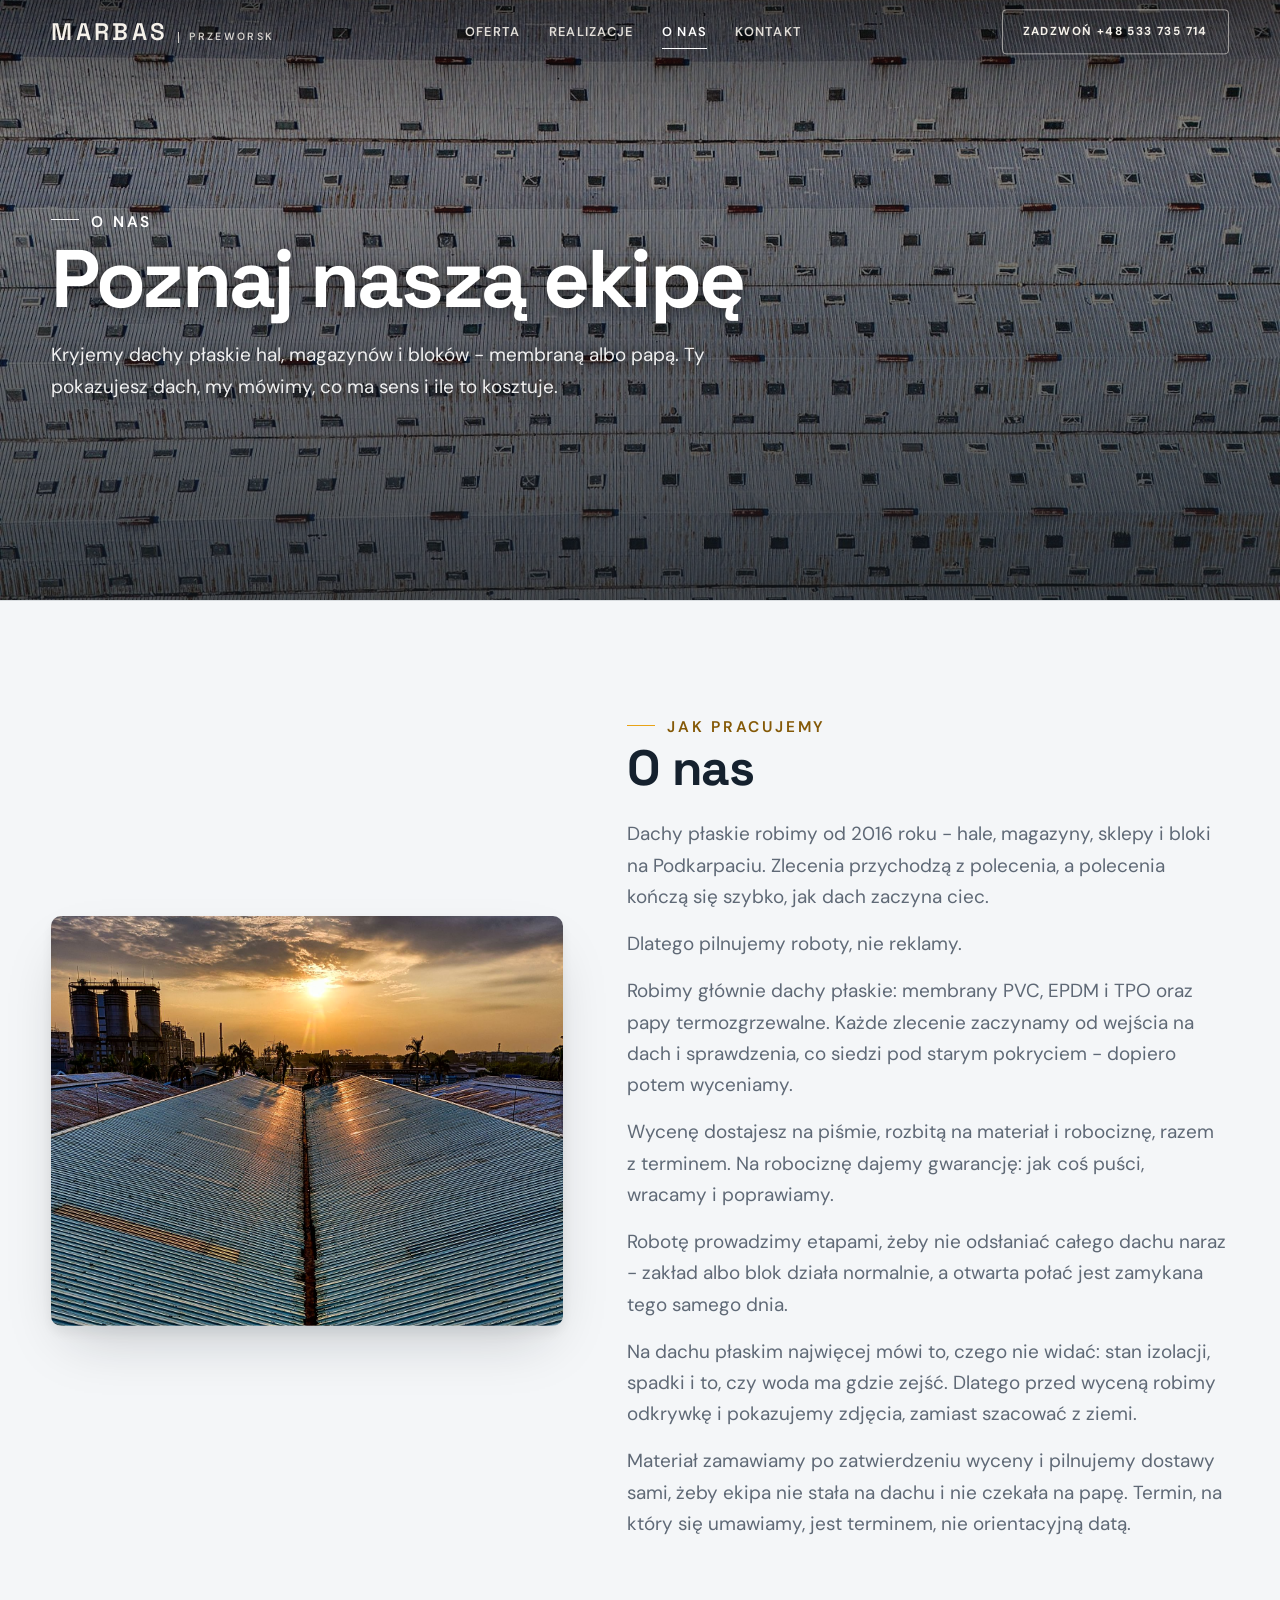
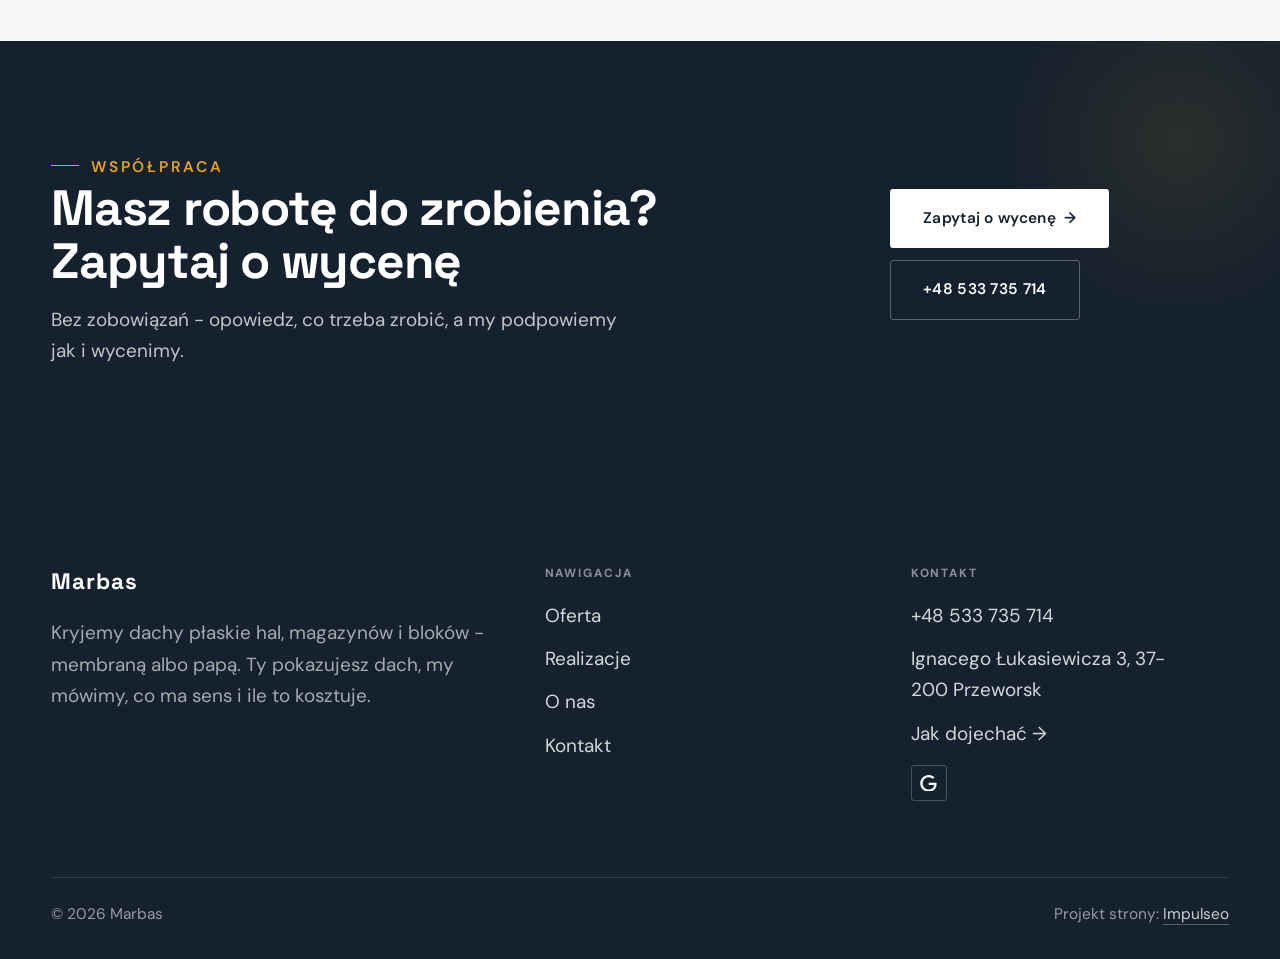
<file: o-nas.html>
<!DOCTYPE html>
<html lang="pl">
<head>
<meta charset="UTF-8">
<meta name="viewport" content="width=device-width, initial-scale=1.0">
<title>O nas - Marbas</title>
<meta name="description" content="Dachy płaskie w Przeworsku: membrany PVC, EPDM, TPO, papy termozgrzewalne, obróbki i odwodnienie. Bezpłatny pomiar, cena przed robotą. Zadzwoń: 533 735 714.">
<link rel="canonical" href="https://kris20032.github.io/marbas/o-nas.html">
<meta name="robots" content="noindex, nofollow">
<meta property="og:type" content="website">
<meta property="og:locale" content="pl_PL">
<meta property="og:site_name" content="Marbas">
<meta property="og:title" content="O nas - Marbas">
<meta property="og:description" content="Dachy płaskie w Przeworsku: membrany PVC, EPDM, TPO, papy termozgrzewalne, obróbki i odwodnienie. Bezpłatny pomiar, cena przed robotą. Zadzwoń: 533 735 714.">
<meta property="og:url" content="https://kris20032.github.io/marbas/o-nas.html">
<meta property="og:image" content="https://kris20032.github.io/marbas/img/og.jpg">
<meta property="og:image:width" content="1200">
<meta property="og:image:height" content="630">
<meta name="twitter:card" content="summary_large_image">
<link rel="preconnect" href="https://fonts.googleapis.com">
<link rel="preconnect" href="https://fonts.gstatic.com" crossorigin>
<link href="https://fonts.googleapis.com/css2?family=Space+Grotesk:wght@500;600;700&family=DM+Sans:opsz,wght@9..40,400;9..40,500;9..40,600&display=swap" rel="stylesheet">
<link rel="stylesheet" href="assets/styles.css?v=6faf6704">
</head>
<body>

<header class="nav">
  <div class="wrap nav-inner">
    <a class="brand" href="index.html"><span class="name">Marbas</span><span class="sub">Przeworsk</span></a>
    <nav class="nav-links">
      <a href="oferta.html">Oferta</a>
      <a href="realizacje.html">Realizacje</a>
      <a href="o-nas.html" class="active" aria-current="page">O nas</a>
      <a href="kontakt.html">Kontakt</a>
      <a href="tel:+48533735714" class="btn btn-accent">Zadzwoń +48 533 735 714</a>
    </nav>
    <button class="nav-toggle" aria-label="Menu"><span></span><span></span><span></span></button>
  </div>
</header>

<main>
<section class="pagehead">
  <img src="img/g5.jpg" alt="Marbas - Poznaj naszą ekipę" width="1600" height="900" decoding="async">
  <div class="wrap">
    <span class="eyebrow">O nas</span>
    <h1>Poznaj naszą ekipę</h1>
    <p>Kryjemy dachy płaskie hal, magazynów i bloków - membraną albo papą. Ty pokazujesz dach, my mówimy, co ma sens i ile to kosztuje.</p>
  </div>
</section>
<section>
  <div class="wrap split">
    <div class="split-art reveal"><img src="img/g6.jpg" alt="Marbas" loading="lazy" width="1439" height="1300" decoding="async"></div>
    <div class="split-copy reveal">
      <span class="eyebrow">Jak pracujemy</span>
      <h2>O nas</h2>
      <p class="muted">Dachy płaskie robimy od 2016 roku - hale, magazyny, sklepy i bloki na Podkarpaciu. Zlecenia przychodzą z polecenia, a polecenia kończą się szybko, jak dach zaczyna ciec.</p>
      <p class="muted">Dlatego pilnujemy roboty, nie reklamy.</p>
      <p class="muted">Robimy głównie dachy płaskie: membrany PVC, EPDM i TPO oraz papy termozgrzewalne. Każde zlecenie zaczynamy od wejścia na dach i sprawdzenia, co siedzi pod starym pokryciem - dopiero potem wyceniamy.</p>
      <p class="muted">Wycenę dostajesz na piśmie, rozbitą na materiał i robociznę, razem z terminem. Na robociznę dajemy gwarancję: jak coś puści, wracamy i poprawiamy.</p>
      <p class="muted">Robotę prowadzimy etapami, żeby nie odsłaniać całego dachu naraz - zakład albo blok działa normalnie, a otwarta połać jest zamykana tego samego dnia.</p>
      <p class="muted">Na dachu płaskim najwięcej mówi to, czego nie widać: stan izolacji, spadki i to, czy woda ma gdzie zejść. Dlatego przed wyceną robimy odkrywkę i pokazujemy zdjęcia, zamiast szacować z ziemi.</p>
      <p class="muted">Materiał zamawiamy po zatwierdzeniu wyceny i pilnujemy dostawy sami, żeby ekipa nie stała na dachu i nie czekała na papę. Termin, na który się umawiamy, jest terminem, nie orientacyjną datą.</p>
    </div>
  </div>
</section>


<section class="cta">
  <div class="wrap">
    <div class="reveal">
      <span class="eyebrow">Współpraca</span>
      <h2>Masz robotę do zrobienia? Zapytaj o wycenę</h2>
      <p>Bez zobowiązań - opowiedz, co trzeba zrobić, a my podpowiemy jak i wycenimy.</p>
    </div>
    <div class="cta-actions reveal">
      <a href="kontakt.html" class="btn btn-light">Zapytaj o wycenę <span class="arr">→</span></a>
      <a href="tel:+48533735714" class="btn btn-ghost btn-ghost-cta">+48 533 735 714</a>
    </div>
  </div>
</section>
</main>

<footer>
  <div class="wrap">
    <div class="foot-grid">
      <div class="foot-brand">
        <div class="name">Marbas</div>
        <p>Kryjemy dachy płaskie hal, magazynów i bloków - membraną albo papą. Ty pokazujesz dach, my mówimy, co ma sens i ile to kosztuje.</p>
      </div>
      <div class="foot-col">
        <h4>Nawigacja</h4>
        <a href="oferta.html">Oferta</a>
        <a href="realizacje.html">Realizacje</a>
        <a href="o-nas.html">O nas</a>
        <a href="kontakt.html">Kontakt</a>
      </div>
      <div class="foot-col">
        <h4>Kontakt</h4>
        <a href="tel:+48533735714">+48 533 735 714</a>
        <p>Ignacego Łukasiewicza 3, 37-200 Przeworsk</p>
        <a href="https://www.google.com/maps?cid=17170545244458565489" target="_blank" rel="noopener">Jak dojechać →</a>
      <div class="foot-soc">
        <a class="soc" href="https://www.google.com/maps?cid=17170545244458565489" target="_blank" rel="noopener" aria-label="Google - Marbas"><svg viewBox="0 0 24 24" aria-hidden="true" focusable="false"><path d="M12.48 10.92v3.28h7.84c-.24 1.84-.853 3.187-1.787 4.133-1.147 1.147-2.933 2.4-6.053 2.4-4.827 0-8.6-3.893-8.6-8.72s3.773-8.72 8.6-8.72c2.6 0 4.507 1.027 5.907 2.347l2.307-2.307C18.747 1.44 16.133 0 12.48 0 5.867 0 .307 5.387.307 12s5.56 12 12.173 12c3.573 0 6.267-1.173 8.373-3.36 2.16-2.16 2.84-5.213 2.84-7.667 0-.76-.053-1.467-.173-2.053H12.48z" fill="currentColor"/></svg></a>
      </div>
      </div>
    </div>
    <div class="foot-bot">
      <span>© 2026 Marbas</span>
      <span>Projekt strony: <a class="foot-credit" href="https://impulseo.pl" target="_blank" rel="noopener">Impulseo</a></span>
    </div>
  </div>
</footer>
<div class="sticky-call"><a class="sc-call" href="tel:+48533735714"><svg class="ico-tel" width="16" height="16" viewBox="0 0 24 24" fill="none" aria-hidden="true"><path d="M6.6 10.8a15.5 15.5 0 0 0 6.6 6.6l2.2-2.2a1 1 0 0 1 1-.24 11.4 11.4 0 0 0 3.6.58 1 1 0 0 1 1 1V20a1 1 0 0 1-1 1A17 17 0 0 1 3 4a1 1 0 0 1 1-1h3.5a1 1 0 0 1 1 1c0 1.25.2 2.46.58 3.6a1 1 0 0 1-.25 1l-2.23 2.2Z" fill="currentColor"/></svg> Zadzwoń</a><a class="sc-quote" href="kontakt.html">Bezpłatna wycena</a></div>
<div class="demo-wazne" data-do="2026-09-03" data-cykl="3" hidden><svg class="dw-ico" width="13" height="13" viewBox="0 0 24 24" fill="none" aria-hidden="true"><circle cx="12" cy="12" r="8.6" stroke="currentColor" stroke-width="1.8"/><path d="M12 7.2V12l3.3 2" stroke="currentColor" stroke-width="1.8" stroke-linecap="round"/></svg><span class="dw-txt"></span></div>

<script src="assets/main.js"></script>
</body>
</html>
</file>
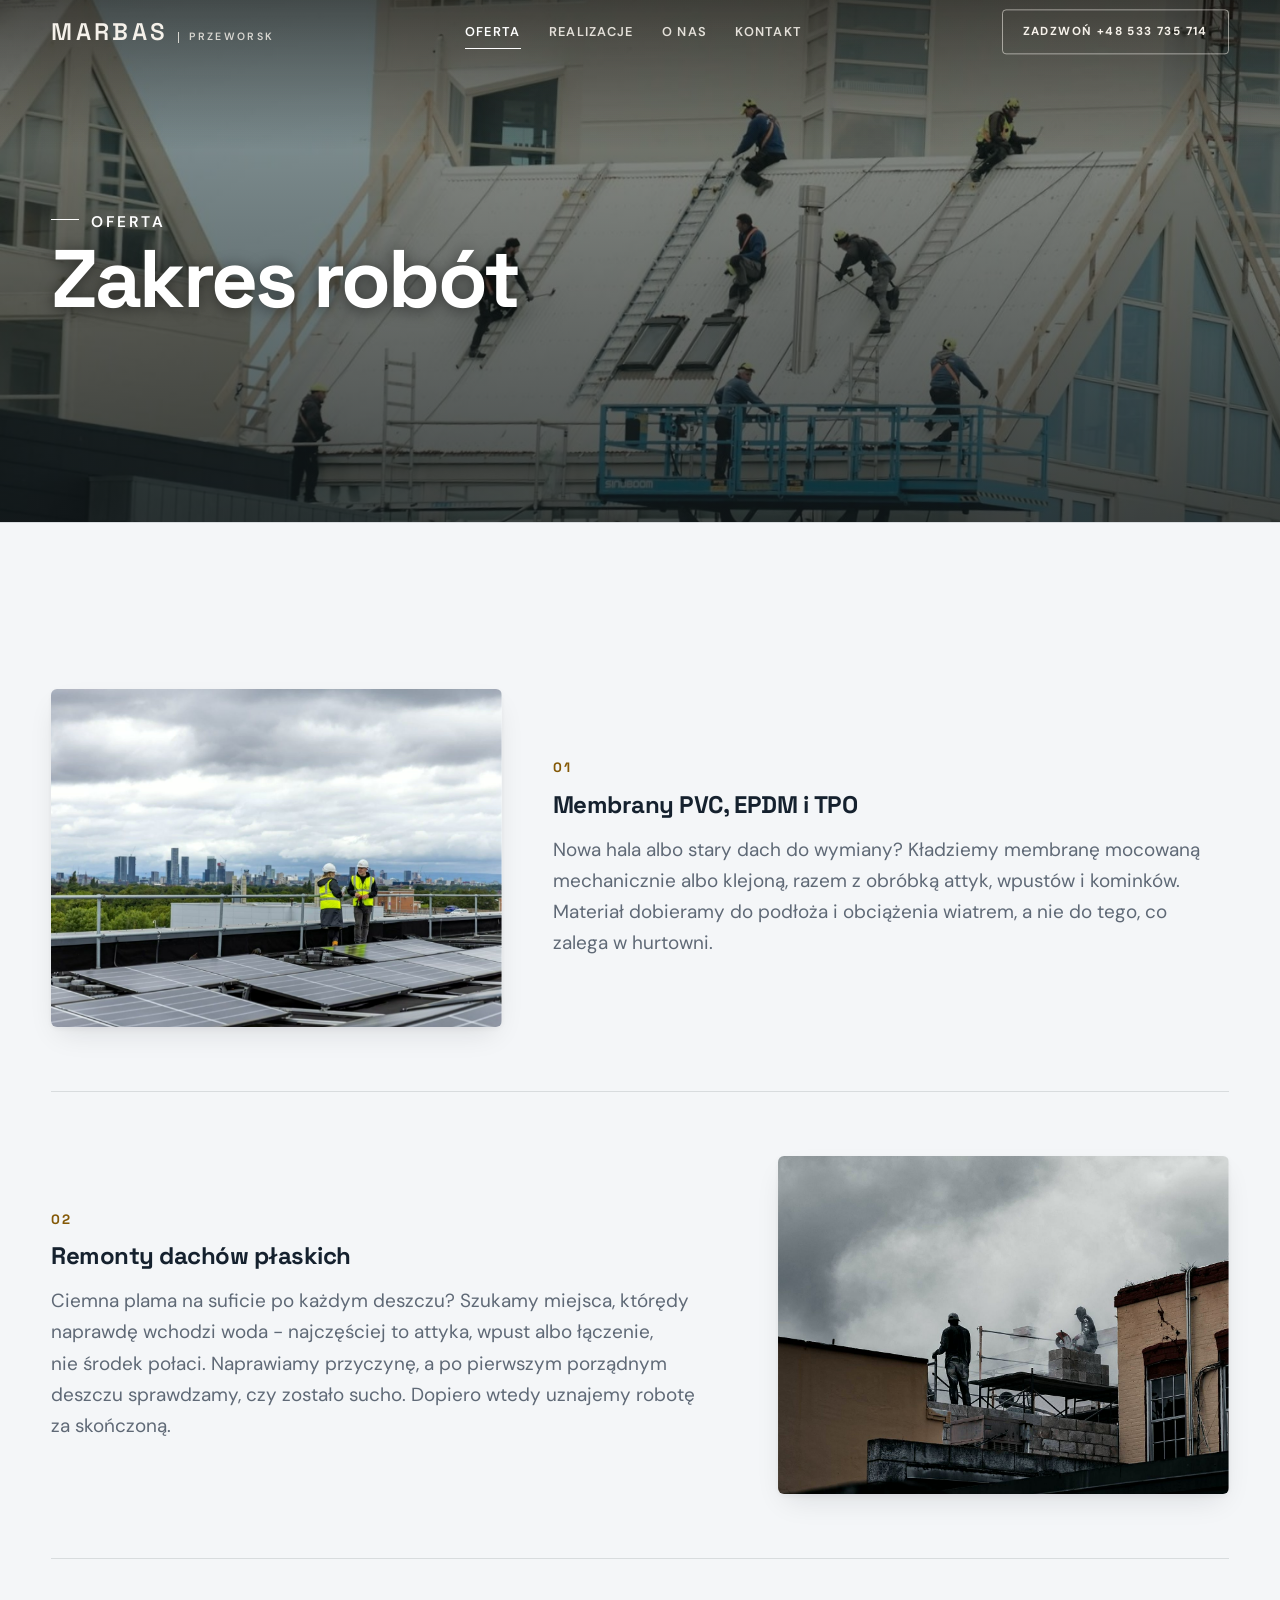
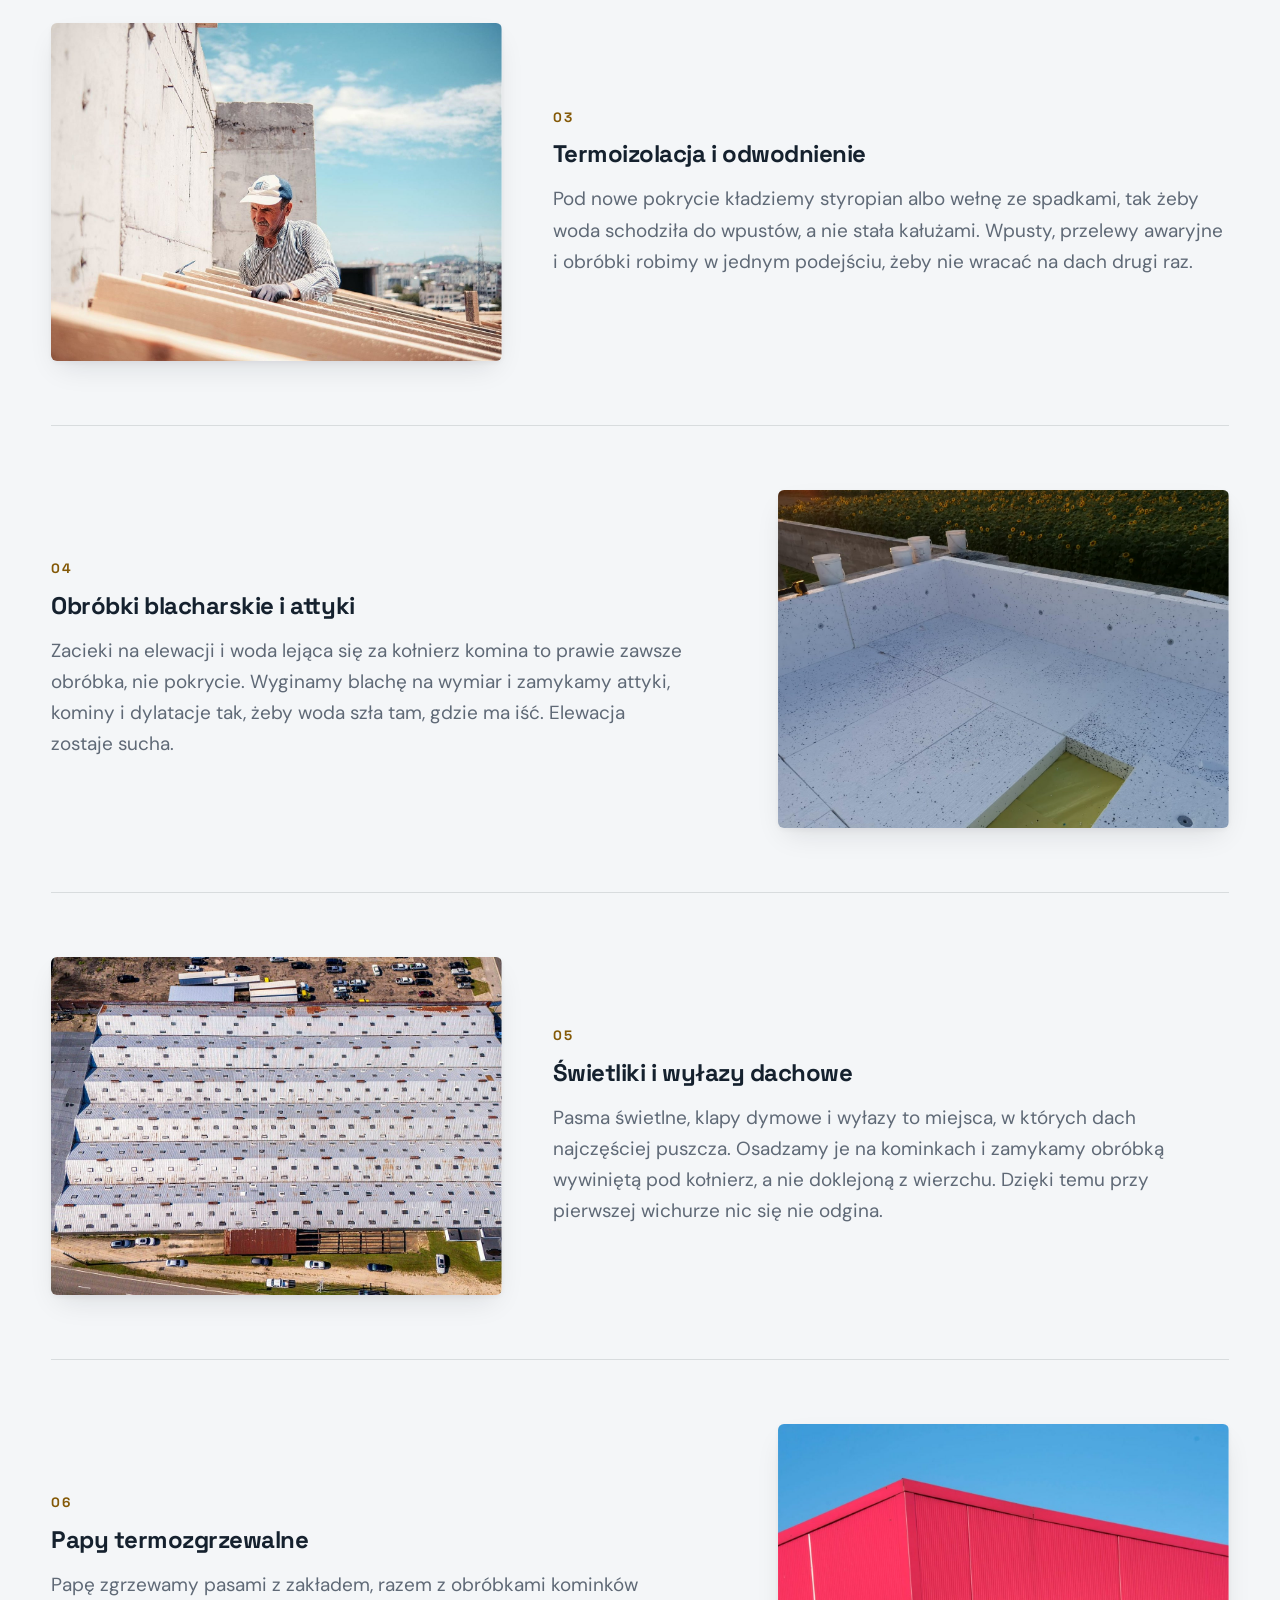
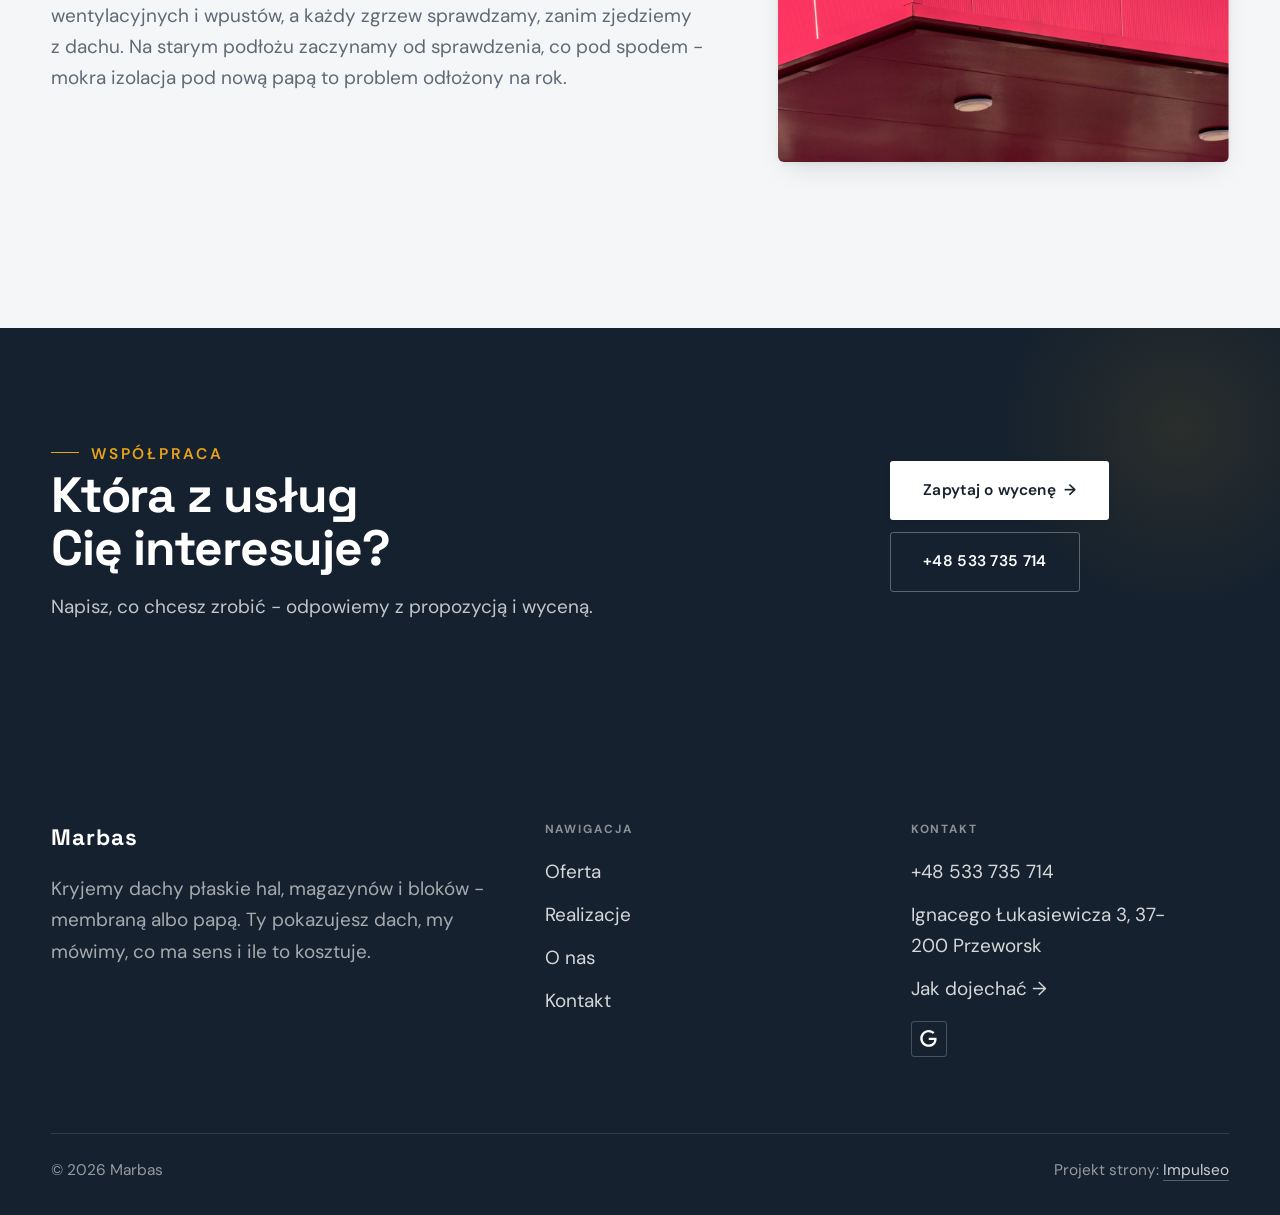
<file: oferta.html>
<!DOCTYPE html>
<html lang="pl">
<head>
<meta charset="UTF-8">
<meta name="viewport" content="width=device-width, initial-scale=1.0">
<title>Oferta - Marbas</title>
<meta name="description" content="Dachy płaskie w Przeworsku: membrany PVC, EPDM, TPO, papy termozgrzewalne, obróbki i odwodnienie. Bezpłatny pomiar, cena przed robotą. Zadzwoń: 533 735 714.">
<link rel="canonical" href="https://kris20032.github.io/marbas/oferta.html">
<meta name="robots" content="noindex, nofollow">
<meta property="og:type" content="website">
<meta property="og:locale" content="pl_PL">
<meta property="og:site_name" content="Marbas">
<meta property="og:title" content="Oferta - Marbas">
<meta property="og:description" content="Dachy płaskie w Przeworsku: membrany PVC, EPDM, TPO, papy termozgrzewalne, obróbki i odwodnienie. Bezpłatny pomiar, cena przed robotą. Zadzwoń: 533 735 714.">
<meta property="og:url" content="https://kris20032.github.io/marbas/oferta.html">
<meta property="og:image" content="https://kris20032.github.io/marbas/img/og.jpg">
<meta property="og:image:width" content="1200">
<meta property="og:image:height" content="630">
<meta name="twitter:card" content="summary_large_image">
<link rel="preconnect" href="https://fonts.googleapis.com">
<link rel="preconnect" href="https://fonts.gstatic.com" crossorigin>
<link href="https://fonts.googleapis.com/css2?family=Space+Grotesk:wght@500;600;700&family=DM+Sans:opsz,wght@9..40,400;9..40,500;9..40,600&display=swap" rel="stylesheet">
<link rel="stylesheet" href="assets/styles.css?v=6faf6704">
</head>
<body>

<header class="nav">
  <div class="wrap nav-inner">
    <a class="brand" href="index.html"><span class="name">Marbas</span><span class="sub">Przeworsk</span></a>
    <nav class="nav-links">
      <a href="oferta.html" class="active" aria-current="page">Oferta</a>
      <a href="realizacje.html">Realizacje</a>
      <a href="o-nas.html">O nas</a>
      <a href="kontakt.html">Kontakt</a>
      <a href="tel:+48533735714" class="btn btn-accent">Zadzwoń +48 533 735 714</a>
    </nav>
    <button class="nav-toggle" aria-label="Menu"><span></span><span></span><span></span></button>
  </div>
</header>

<main>
<section class="pagehead">
  <img src="img/g4.jpg" alt="Marbas - Zakres robót" width="1510" height="952" decoding="async">
  <div class="wrap">
    <span class="eyebrow">Oferta</span>
    <h1>Zakres robót</h1>
  </div>
</section>
<section>
  <div class="wrap">
    <div class="svc-row reveal">
      <div class="svc-row-art"><img src="img/g13.jpg" alt="Membrany PVC, EPDM i TPO" loading="lazy" width="1566" height="1036" decoding="async"></div>
      <div>
        <span class="num">01</span>
        <h3>Membrany PVC, EPDM i TPO</h3>
        <p class="muted">Nowa hala albo stary dach do wymiany? Kładziemy membranę mocowaną mechanicznie albo klejoną, razem z obróbką attyk, wpustów i kominków. Materiał dobieramy do podłoża i obciążenia wiatrem, a nie do tego, co zalega w hurtowni.</p>
      </div>
    </div>
    <div class="svc-row rev reveal">
      <div class="svc-row-art"><img src="img/g14.jpg" alt="Remonty i naprawy dachów" loading="lazy" width="1600" height="1066" decoding="async"></div>
      <div>
        <span class="num">02</span>
        <h3>Remonty dachów płaskich</h3>
        <p class="muted">Ciemna plama na suficie po każdym deszczu? Szukamy miejsca, którędy naprawdę wchodzi woda - najczęściej to attyka, wpust albo łączenie, nie środek połaci. Naprawiamy przyczynę, a po pierwszym porządnym deszczu sprawdzamy, czy zostało sucho. Dopiero wtedy uznajemy robotę za skończoną.</p>
      </div>
    </div>
    <div class="svc-row reveal">
      <div class="svc-row-art"><img src="img/about.jpg" alt="Termoizolacja i odwodnienie" loading="lazy" width="1600" height="1066" decoding="async"></div>
      <div>
        <span class="num">03</span>
        <h3>Termoizolacja i odwodnienie</h3>
        <p class="muted">Pod nowe pokrycie kładziemy styropian albo wełnę ze spadkami, tak żeby woda schodziła do wpustów, a nie stała kałużami. Wpusty, przelewy awaryjne i obróbki robimy w jednym podejściu, żeby nie wracać na dach drugi raz.</p>
      </div>
    </div>
    <div class="svc-row rev reveal">
      <div class="svc-row-art"><img src="img/g1.jpg" alt="Rynny i obróbki blacharskie" loading="lazy" width="1508" height="1092" decoding="async"></div>
      <div>
        <span class="num">04</span>
        <h3>Obróbki blacharskie i attyki</h3>
        <p class="muted">Zacieki na elewacji i woda lejąca się za kołnierz komina to prawie zawsze obróbka, nie pokrycie. Wyginamy blachę na wymiar i zamykamy attyki, kominy i dylatacje tak, żeby woda szła tam, gdzie ma iść. Elewacja zostaje sucha.</p>
      </div>
    </div>
    <div class="svc-row reveal">
      <div class="svc-row-art"><img src="img/g2.jpg" alt="Okna dachowe i podbitka" loading="lazy" width="1600" height="900" decoding="async"></div>
      <div>
        <span class="num">05</span>
        <h3>Świetliki i wyłazy dachowe</h3>
        <p class="muted">Pasma świetlne, klapy dymowe i wyłazy to miejsca, w których dach najczęściej puszcza. Osadzamy je na kominkach i zamykamy obróbką wywiniętą pod kołnierz, a nie doklejoną z wierzchu. Dzięki temu przy pierwszej wichurze nic się nie odgina.</p>
      </div>
    </div>
    <div class="svc-row rev reveal">
      <div class="svc-row-art"><img src="img/g3.jpg" alt="Dachy płaskie i papa" loading="lazy" width="1506" height="948" decoding="async"></div>
      <div>
        <span class="num">06</span>
        <h3>Papy termozgrzewalne</h3>
        <p class="muted">Papę zgrzewamy pasami z zakładem, razem z obróbkami kominków wentylacyjnych i wpustów, a każdy zgrzew sprawdzamy, zanim zjedziemy z dachu. Na starym podłożu zaczynamy od sprawdzenia, co pod spodem - mokra izolacja pod nową papą to problem odłożony na rok.</p>
      </div>
    </div>
  </div>
</section>

<section class="cta">
  <div class="wrap">
    <div class="reveal">
      <span class="eyebrow">Współpraca</span>
      <h2>Która z usług Cię interesuje?</h2>
      <p>Napisz, co chcesz zrobić - odpowiemy z propozycją i wyceną.</p>
    </div>
    <div class="cta-actions reveal">
      <a href="kontakt.html" class="btn btn-light">Zapytaj o wycenę <span class="arr">→</span></a>
      <a href="tel:+48533735714" class="btn btn-ghost btn-ghost-cta">+48 533 735 714</a>
    </div>
  </div>
</section>
</main>

<footer>
  <div class="wrap">
    <div class="foot-grid">
      <div class="foot-brand">
        <div class="name">Marbas</div>
        <p>Kryjemy dachy płaskie hal, magazynów i bloków - membraną albo papą. Ty pokazujesz dach, my mówimy, co ma sens i ile to kosztuje.</p>
      </div>
      <div class="foot-col">
        <h4>Nawigacja</h4>
        <a href="oferta.html">Oferta</a>
        <a href="realizacje.html">Realizacje</a>
        <a href="o-nas.html">O nas</a>
        <a href="kontakt.html">Kontakt</a>
      </div>
      <div class="foot-col">
        <h4>Kontakt</h4>
        <a href="tel:+48533735714">+48 533 735 714</a>
        <p>Ignacego Łukasiewicza 3, 37-200 Przeworsk</p>
        <a href="https://www.google.com/maps?cid=17170545244458565489" target="_blank" rel="noopener">Jak dojechać →</a>
      <div class="foot-soc">
        <a class="soc" href="https://www.google.com/maps?cid=17170545244458565489" target="_blank" rel="noopener" aria-label="Google - Marbas"><svg viewBox="0 0 24 24" aria-hidden="true" focusable="false"><path d="M12.48 10.92v3.28h7.84c-.24 1.84-.853 3.187-1.787 4.133-1.147 1.147-2.933 2.4-6.053 2.4-4.827 0-8.6-3.893-8.6-8.72s3.773-8.72 8.6-8.72c2.6 0 4.507 1.027 5.907 2.347l2.307-2.307C18.747 1.44 16.133 0 12.48 0 5.867 0 .307 5.387.307 12s5.56 12 12.173 12c3.573 0 6.267-1.173 8.373-3.36 2.16-2.16 2.84-5.213 2.84-7.667 0-.76-.053-1.467-.173-2.053H12.48z" fill="currentColor"/></svg></a>
      </div>
      </div>
    </div>
    <div class="foot-bot">
      <span>© 2026 Marbas</span>
      <span>Projekt strony: <a class="foot-credit" href="https://impulseo.pl" target="_blank" rel="noopener">Impulseo</a></span>
    </div>
  </div>
</footer>
<div class="sticky-call"><a class="sc-call" href="tel:+48533735714"><svg class="ico-tel" width="16" height="16" viewBox="0 0 24 24" fill="none" aria-hidden="true"><path d="M6.6 10.8a15.5 15.5 0 0 0 6.6 6.6l2.2-2.2a1 1 0 0 1 1-.24 11.4 11.4 0 0 0 3.6.58 1 1 0 0 1 1 1V20a1 1 0 0 1-1 1A17 17 0 0 1 3 4a1 1 0 0 1 1-1h3.5a1 1 0 0 1 1 1c0 1.25.2 2.46.58 3.6a1 1 0 0 1-.25 1l-2.23 2.2Z" fill="currentColor"/></svg> Zadzwoń</a><a class="sc-quote" href="kontakt.html">Bezpłatna wycena</a></div>
<div class="demo-wazne" data-do="2026-09-03" data-cykl="3" hidden><svg class="dw-ico" width="13" height="13" viewBox="0 0 24 24" fill="none" aria-hidden="true"><circle cx="12" cy="12" r="8.6" stroke="currentColor" stroke-width="1.8"/><path d="M12 7.2V12l3.3 2" stroke="currentColor" stroke-width="1.8" stroke-linecap="round"/></svg><span class="dw-txt"></span></div>

<script src="assets/main.js"></script>
</body>
</html>
</file>
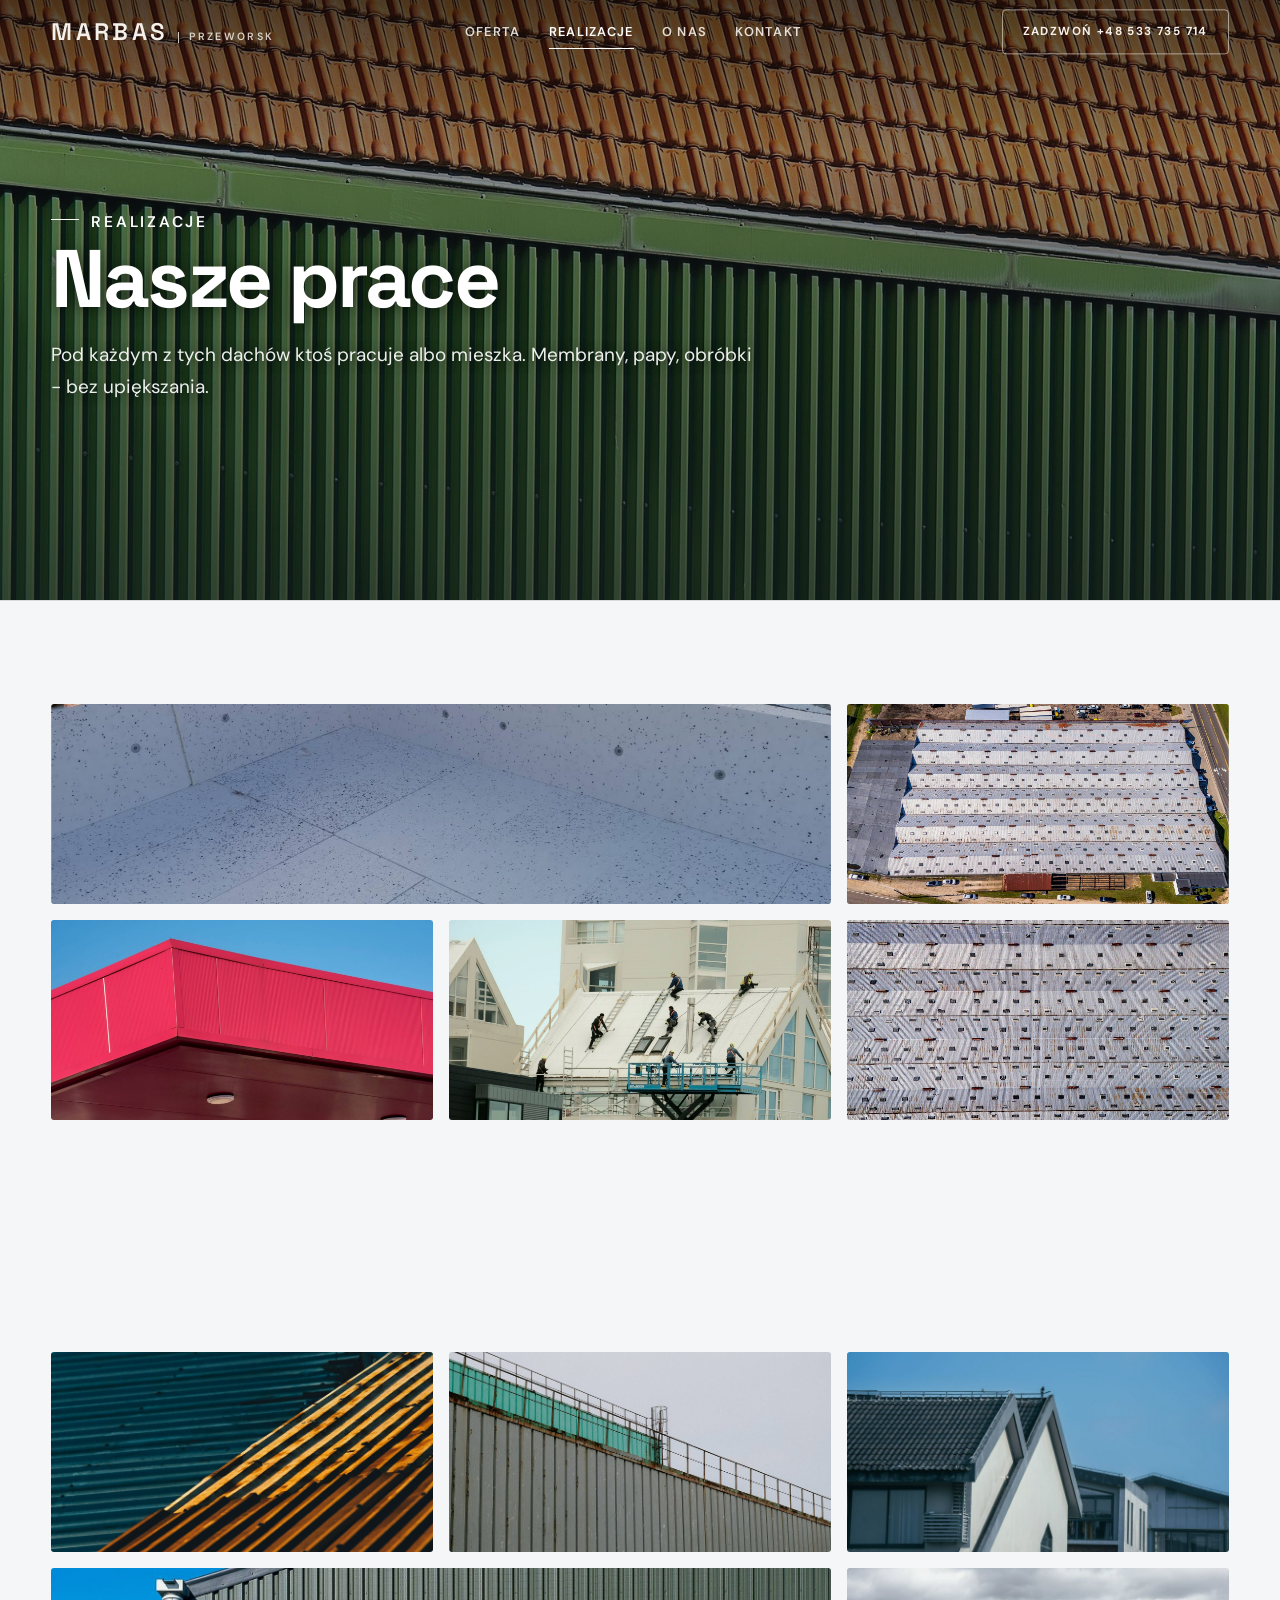
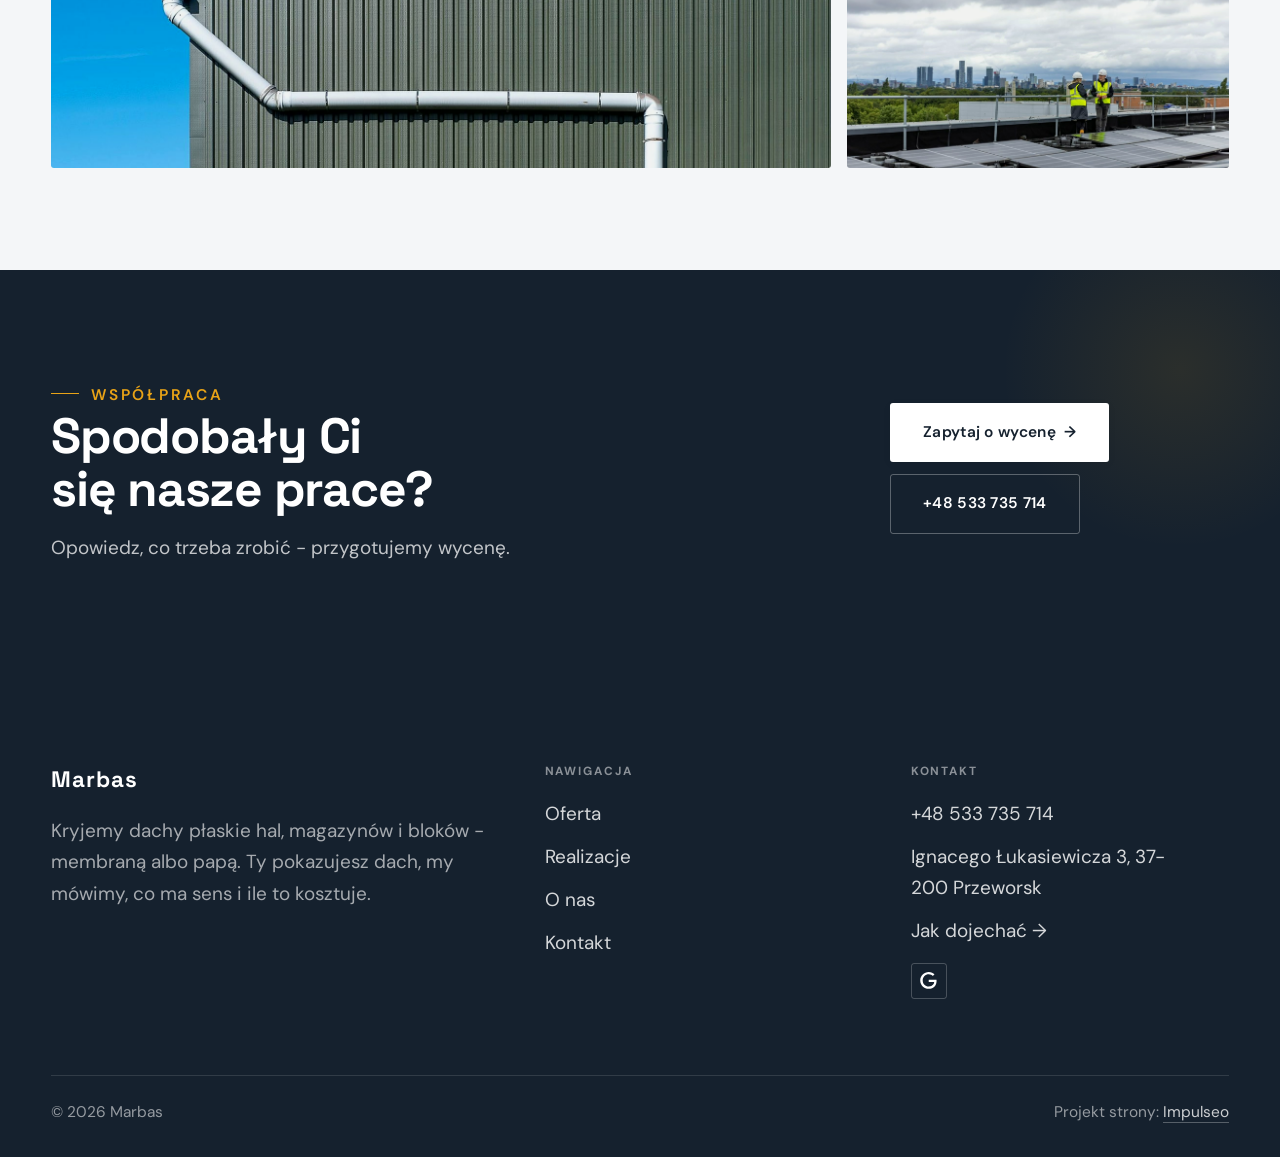
<file: realizacje.html>
<!DOCTYPE html>
<html lang="pl">
<head>
<meta charset="UTF-8">
<meta name="viewport" content="width=device-width, initial-scale=1.0">
<title>Realizacje - Marbas</title>
<meta name="description" content="Realizacje Marbas: Dach hali kryty papą, Membrana na dachu płaskim, Attyka i obróbki, Pasmo świetlne, Odwodnienie dachu">
<link rel="canonical" href="https://kris20032.github.io/marbas/realizacje.html">
<meta name="robots" content="noindex, nofollow">
<meta property="og:type" content="website">
<meta property="og:locale" content="pl_PL">
<meta property="og:site_name" content="Marbas">
<meta property="og:title" content="Realizacje - Marbas">
<meta property="og:description" content="Realizacje Marbas: Dach hali kryty papą, Membrana na dachu płaskim, Attyka i obróbki, Pasmo świetlne, Odwodnienie dachu">
<meta property="og:url" content="https://kris20032.github.io/marbas/realizacje.html">
<meta property="og:image" content="https://kris20032.github.io/marbas/img/og.jpg">
<meta property="og:image:width" content="1200">
<meta property="og:image:height" content="630">
<meta name="twitter:card" content="summary_large_image">
<link rel="preconnect" href="https://fonts.googleapis.com">
<link rel="preconnect" href="https://fonts.gstatic.com" crossorigin>
<link href="https://fonts.googleapis.com/css2?family=Space+Grotesk:wght@500;600;700&family=DM+Sans:opsz,wght@9..40,400;9..40,500;9..40,600&display=swap" rel="stylesheet">
<link rel="stylesheet" href="assets/styles.css?v=6faf6704">
</head>
<body>

<header class="nav">
  <div class="wrap nav-inner">
    <a class="brand" href="index.html"><span class="name">Marbas</span><span class="sub">Przeworsk</span></a>
    <nav class="nav-links">
      <a href="oferta.html">Oferta</a>
      <a href="realizacje.html" class="active" aria-current="page">Realizacje</a>
      <a href="o-nas.html">O nas</a>
      <a href="kontakt.html">Kontakt</a>
      <a href="tel:+48533735714" class="btn btn-accent">Zadzwoń +48 533 735 714</a>
    </nav>
    <button class="nav-toggle" aria-label="Menu"><span></span><span></span><span></span></button>
  </div>
</header>

<main>
<section class="pagehead">
  <img src="img/g12.jpg" alt="Marbas - Nasze prace" width="1600" height="1066" decoding="async">
  <div class="wrap">
    <span class="eyebrow">Realizacje</span>
    <h1>Nasze prace</h1>
    <p>Pod każdym z tych dachów ktoś pracuje albo mieszka. Membrany, papy, obróbki - bez upiększania.</p>
  </div>
</section>
<section>
  <div class="wrap">
    <div class="gallery">
      <div class="tile t-two3 reveal"><img src="img/g1.jpg" alt="Marbas" loading="lazy" width="1508" height="1092" decoding="async"></div>
      <div class="tile t-third reveal"><img src="img/g2.jpg" alt="Marbas" loading="lazy" width="1600" height="900" decoding="async"></div>
      <div class="tile t-third reveal"><img src="img/g3.jpg" alt="Marbas" loading="lazy" width="1506" height="948" decoding="async"></div>
      <div class="tile t-third reveal"><img src="img/g4.jpg" alt="Marbas" loading="lazy" width="1510" height="952" decoding="async"></div>
      <div class="tile t-third reveal"><img src="img/g5.jpg" alt="Marbas" loading="lazy" width="1600" height="900" decoding="async"></div>
      <div class="tile t-third reveal"><img src="img/g6.jpg" alt="Marbas" loading="lazy" width="1439" height="1300" decoding="async"></div>
      <div class="tile t-two3 reveal"><img src="img/g7.jpg" alt="Marbas" loading="lazy" width="1600" height="1066" decoding="async"></div>
      <div class="tile t-third reveal"><img src="img/g8.jpg" alt="Marbas" loading="lazy" width="1600" height="1067" decoding="async"></div>
      <div class="tile t-third reveal"><img src="img/g9.jpg" alt="Marbas" loading="lazy" width="1600" height="1066" decoding="async"></div>
      <div class="tile t-third reveal"><img src="img/g10.jpg" alt="Marbas" loading="lazy" width="1556" height="1024" decoding="async"></div>
      <div class="tile t-two3 reveal"><img src="img/g11.jpg" alt="Marbas" loading="lazy" width="1600" height="1068" decoding="async"></div>
      <div class="tile t-third reveal"><img src="img/g13.jpg" alt="Marbas" loading="lazy" width="1566" height="1036" decoding="async"></div>
    </div>
  </div>
</section>
<section class="cta">
  <div class="wrap">
    <div class="reveal">
      <span class="eyebrow">Współpraca</span>
      <h2>Spodobały Ci się nasze prace?</h2>
      <p>Opowiedz, co trzeba zrobić - przygotujemy wycenę.</p>
    </div>
    <div class="cta-actions reveal">
      <a href="kontakt.html" class="btn btn-light">Zapytaj o wycenę <span class="arr">→</span></a>
      <a href="tel:+48533735714" class="btn btn-ghost btn-ghost-cta">+48 533 735 714</a>
    </div>
  </div>
</section>
</main>

<footer>
  <div class="wrap">
    <div class="foot-grid">
      <div class="foot-brand">
        <div class="name">Marbas</div>
        <p>Kryjemy dachy płaskie hal, magazynów i bloków - membraną albo papą. Ty pokazujesz dach, my mówimy, co ma sens i ile to kosztuje.</p>
      </div>
      <div class="foot-col">
        <h4>Nawigacja</h4>
        <a href="oferta.html">Oferta</a>
        <a href="realizacje.html">Realizacje</a>
        <a href="o-nas.html">O nas</a>
        <a href="kontakt.html">Kontakt</a>
      </div>
      <div class="foot-col">
        <h4>Kontakt</h4>
        <a href="tel:+48533735714">+48 533 735 714</a>
        <p>Ignacego Łukasiewicza 3, 37-200 Przeworsk</p>
        <a href="https://www.google.com/maps?cid=17170545244458565489" target="_blank" rel="noopener">Jak dojechać →</a>
      <div class="foot-soc">
        <a class="soc" href="https://www.google.com/maps?cid=17170545244458565489" target="_blank" rel="noopener" aria-label="Google - Marbas"><svg viewBox="0 0 24 24" aria-hidden="true" focusable="false"><path d="M12.48 10.92v3.28h7.84c-.24 1.84-.853 3.187-1.787 4.133-1.147 1.147-2.933 2.4-6.053 2.4-4.827 0-8.6-3.893-8.6-8.72s3.773-8.72 8.6-8.72c2.6 0 4.507 1.027 5.907 2.347l2.307-2.307C18.747 1.44 16.133 0 12.48 0 5.867 0 .307 5.387.307 12s5.56 12 12.173 12c3.573 0 6.267-1.173 8.373-3.36 2.16-2.16 2.84-5.213 2.84-7.667 0-.76-.053-1.467-.173-2.053H12.48z" fill="currentColor"/></svg></a>
      </div>
      </div>
    </div>
    <div class="foot-bot">
      <span>© 2026 Marbas</span>
      <span>Projekt strony: <a class="foot-credit" href="https://impulseo.pl" target="_blank" rel="noopener">Impulseo</a></span>
    </div>
  </div>
</footer>
<div class="sticky-call"><a class="sc-call" href="tel:+48533735714"><svg class="ico-tel" width="16" height="16" viewBox="0 0 24 24" fill="none" aria-hidden="true"><path d="M6.6 10.8a15.5 15.5 0 0 0 6.6 6.6l2.2-2.2a1 1 0 0 1 1-.24 11.4 11.4 0 0 0 3.6.58 1 1 0 0 1 1 1V20a1 1 0 0 1-1 1A17 17 0 0 1 3 4a1 1 0 0 1 1-1h3.5a1 1 0 0 1 1 1c0 1.25.2 2.46.58 3.6a1 1 0 0 1-.25 1l-2.23 2.2Z" fill="currentColor"/></svg> Zadzwoń</a><a class="sc-quote" href="kontakt.html">Bezpłatna wycena</a></div>
<div class="demo-wazne" data-do="2026-09-03" data-cykl="3" hidden><svg class="dw-ico" width="13" height="13" viewBox="0 0 24 24" fill="none" aria-hidden="true"><circle cx="12" cy="12" r="8.6" stroke="currentColor" stroke-width="1.8"/><path d="M12 7.2V12l3.3 2" stroke="currentColor" stroke-width="1.8" stroke-linecap="round"/></svg><span class="dw-txt"></span></div>

<script src="assets/main.js"></script>
</body>
</html>
</file>
<file: assets/styles.css>
/* ============================================================
   STOLBASZ — premium, architektoniczny B2B fit-out
   Jasna paleta, zero brązu. System wg premium-web-craft.
   Projekt strony: Impulseo (impulseo.pl)
   ============================================================ */

:root{
  /* PALETA — jasna, architektoniczna, chłodna */
  --paper:#F4F6F8;          /* główne tło */
  --paper-2:#E7EBEF;        /* sekcje alternatywne (chłodny jasny szary) */
  --paper-3:#E7EBEF;        /* delikatne wypełnienia */
  --ink:#15212E;            /* tekst główny — chłodny grafit */
  --ink-soft:#243443;       /* nagłówki drugorzędne */
  --muted:#6B7785;          /* tekst poboczny */
  --line:rgba(21,33,46,.12);/* hairline */
  --accent:#E8A317;         /* stonowany petrol-slate — jedyny akcent */
  --accent-d:#C9870C;
  --accent-soft:rgba(232,163,23,.10);
  --dark:#15212E;           /* sekcje ciemne (stopka/CTA) */

  /* HOVER ZDJĘĆ — JEDEN standard dla całego silnika (decyzja K. 04.08.2026, artefakt z wariantami).
     AKTUALNE (K.+Szymon 09.08.2026, wybór z artefaktu 6 wariantów): zoom 1.05 przy 1.4s -
     przy tak długim czasie mocniejszy kadr NIE skacze, tylko „oddycha". Poprzedni standard
     (1.02 / .55s z 04.08) odbierany jako dynamiczny i szybki.
     Spoczynek lekko przygaszony, ale TYLKO tam, gdzie jest mysz (@media hover:hover) —
     na telefonie zdjęcia zostają w pełnej jasności. */
  --img-zoom:1.05;                   /* K.+Szymon 09.08: wariant F z artefaktu porównawczego */
  --img-rest:brightness(.95) saturate(.99);
  --img-hot:brightness(1.06) saturate(1.05);
  --img-dur:1.4s;                    /* K.+Szymon 09.08 (wariant F): powoli = elegancko */
  --img-ease:cubic-bezier(.16,.84,.44,1);  /* miękki ogon, efekt „oddychania" */

  /* ODSTĘPY — skala 4/8 */
  --space-1:4px; --space-2:8px; --space-3:12px; --space-4:16px; --space-5:24px;
  --space-6:32px; --space-7:48px; --space-8:64px; --space-9:96px; --space-10:128px;

  /* TYPOGRAFIA — fluid clamp() (skala podbita 16.07.2026: większe, czytelniejsze litery — uwaga Adama) */
  --text-sm:clamp(.9rem,.87rem + .12vw,1rem);
  --text-base:clamp(1.08rem,1.04rem + .18vw,1.2rem);
  --text-lg:clamp(1.24rem,1.15rem + .34vw,1.44rem);
  --text-h3:clamp(1.34rem,1.22rem + .55vw,1.66rem);
  --text-h2:clamp(2.1rem,1.66rem + 2.1vw,3.1rem);
  --text-h1:clamp(2.9rem,2.1rem + 4vw,5.1rem);

  /* PROMIENIE — architektoniczne, raczej ostre */
  --r-sm:3px; --r-md:6px; --r-lg:10px;

  /* RUCH */
  --ease:cubic-bezier(.25,.46,.45,.94); --dur:.24s;

  /* CIENIE — miękkie, warstwowe */
  --sh-sm:0 1px 2px rgba(16,24,32,.04), 0 2px 8px rgba(16,24,32,.05);
  --sh-md:0 2px 6px rgba(16,24,32,.05), 0 12px 28px -8px rgba(16,24,32,.12);
  --sh-lg:0 6px 14px rgba(16,24,32,.07), 0 26px 56px -18px rgba(16,24,32,.22);

  --hairline:1px solid var(--line);

  --font-display:'Space Grotesk','Inter',sans-serif;
  --font-body:'DM Sans','Inter',sans-serif;
}

*{box-sizing:border-box;margin:0;padding:0}
html{scroll-behavior:smooth}
body{
  font-family:var(--font-body);
  font-size:var(--text-base);
  line-height:1.65;
  color:var(--ink);
  background:var(--paper);
  -webkit-font-smoothing:antialiased;
  text-rendering:optimizeLegibility;
}
img{max-width:100%;height:auto;display:block}  /* height:auto = width/height z atrybutów trzyma proporcje (TOP#12) */
a{color:inherit;text-decoration:none}

.wrap{width:min(92%,1180px);margin-inline:auto}
section{padding-block:clamp(52px,6.5vw,96px)}

h1,h2,h3{font-family:var(--font-display);font-weight:700;line-height:1.08;letter-spacing:-.02em;color:var(--ink)}
h1{font-size:var(--text-h1);letter-spacing:-.035em}
h2{font-size:var(--text-h2);letter-spacing:-.025em}
h3{font-size:var(--text-h3)}
/* MIARA — długość wiersza. WCAG 2.2 SC 1.4.8: max 80 znaków; Butterick: 45–90.
   68ch daje realnie 72–78 znaków polskiego tekstu, czyli z zapasem pod granicą.
   Wcześniej limit miał TYLKO <p> — <li>, <blockquote> i <dd> nie miały żadnego,
   i to jedyny powód, dla którego 23 bloki na dwóch oddanych stronach jadą po
   83–106 znaków w wierszu (pomiar 07.08.2026, bramka `miara`).
   ⚠️ Listy i definicje ograniczamy TYLKO bez klasy: `ul`/`ol` z klasą to u nas
   układ (siatki kafli, menu), a nie tekst ciągły — tam miarę wyznacza układ. */
/* 60ch, nie 68ch (K. 10.08): po zmianie fontów na węższe kroje (DM Sans i spółka)
   w 68ch mieściło się ~90 znaków - bramka pikselowa słusznie zgłaszała przekroczenie
   granicy 80. Pomiar na żywej przeglądarce: 60ch = 90 znaków, 53ch = ~78 znaków, czyli normę WCAG 1.4.8. */
:root{ --miara:53ch }
p{max-width:min(100%,var(--miara))}
blockquote,
ul:not([class])>li, ol:not([class])>li,
dl:not([class])>dd{max-width:min(100%,var(--miara))}

/* ⚠️ Świadomie BEZ wyjątku `.tile p,.card p,.svc p{max-width:none}`, choć nasuwa się sam:
   te akapity BYŁY już ograniczone (stare `p{max-width:65ch}`), więc „wyjątek" nie odblokowałby
   niczego nowego — tylko ROZLUŹNIŁ stan sprzed zmiany na wszystkich demach naraz.
   `figcaption` żadna z reguł wyżej nie dotyczy, więc też nie potrzebuje zwolnienia. */

/* ŁAMANIE. `balance` wyrównuje długości wierszy w nagłówku, `pretty` pilnuje ostatniego
   wiersza akapitu, żeby nie został w nim jeden wyraz. Obsługiwane od Chrome 117 /
   Safari 17.5; starsze przeglądarki po prostu ignorują tę własność.
   `text-wrap:pretty` nie występowało dotąd ANI RAZ w silniku ani w repo klientów. */
h1,h2,h3,.lead,.lede{text-wrap:balance}
p,li,blockquote,dd{text-wrap:pretty}

.eyebrow{
  font-family:var(--font-body);
  font-size:var(--text-sm);
  font-weight:600;
  letter-spacing:.18em;
  text-transform:uppercase;
  color:var(--accent);
  display:inline-flex;align-items:center;gap:var(--space-3);
}
/* flex:none + margin-top = kreska trzyma się PIERWSZEJ linii. Wcześniej align-items:center
   centrowało ją względem całego bloku i przy zawinięciu (długi kicker typu
   „…WNĘTRZ · LESZNO · OD 2019") druga linia lądowała z brzydkim wcięciem. */
.eyebrow{align-items:flex-start}
.eyebrow>*,.eyebrow{text-wrap:balance}   /* dlugi kicker lamal sie na sierote typu samo „2019" w drugiej linii */
.eyebrow::before{content:"";width:28px;height:1px;background:var(--accent);display:inline-block;flex:none;margin-top:.62em}

.muted{color:var(--muted)}
.lead{font-size:var(--text-lg);line-height:1.55;color:var(--ink-soft);max-width:50ch}

/* ---------- BUTTONS ---------- */
.btn{
  display:inline-flex;align-items:center;gap:var(--space-2);
  font-weight:600;font-size:var(--text-sm);letter-spacing:.02em;
  padding:var(--space-4) var(--space-6);
  border-radius:var(--r-sm);
  transition:transform var(--dur) var(--ease),box-shadow var(--dur) var(--ease),background var(--dur) var(--ease);
  cursor:pointer;border:1px solid transparent;
}
.btn-accent{background:var(--accent);color:#fff;box-shadow:var(--sh-sm)}
.btn-accent:hover{background:var(--accent-d);transform:translateY(-2px);box-shadow:var(--sh-md)}
.btn-accent:active{transform:translateY(0);box-shadow:var(--sh-sm)}
.btn-ghost{background:transparent;color:var(--ink);border-color:var(--line)}
.btn-ghost:hover{border-color:var(--accent);color:var(--accent);transform:translateY(-2px)}
.btn-light{background:#fff;color:var(--ink);box-shadow:var(--sh-sm)}
.btn-light:hover{transform:translateY(-2px);box-shadow:var(--sh-md)}
.btn .arr{transition:transform var(--dur) var(--ease)}
.btn:hover .arr{transform:translateX(4px)}

/* ---------- NAV ---------- */
.nav{
  position:sticky;top:0;z-index:50;
  background:color-mix(in srgb,var(--paper) 88%,transparent);
  backdrop-filter:saturate(140%) blur(10px);
  border-bottom:var(--hairline);
}
.nav-inner{display:flex;align-items:center;justify-content:space-between;gap:var(--space-5);height:72px}
/* ANTY-NACHODZENIE (K. 05.08.2026): długa nazwa firmy + przycisk z pełnym numerem nie mieściły się w pasku
   i flex ściskał linki PONIŻEJ ich treści - "Kontakt" wchodził na ramkę "Zadzwoń +48 ...". Teraz ustępuje
   nazwa marki (skrót wielokropkiem), a menu i przycisk nigdy się nie kurczą ani nie zachodzą na siebie. */
.brand{display:flex;flex-direction:column;line-height:1;min-width:0;flex:0 1 auto}
.brand .name{font-family:var(--font-display);font-weight:800;font-size:1.35rem;letter-spacing:.04em;white-space:nowrap;overflow:hidden;text-overflow:ellipsis}
.brand .sub{font-size:.62rem;letter-spacing:.34em;text-transform:uppercase;color:var(--muted);margin-top:5px;white-space:nowrap;overflow:hidden;text-overflow:ellipsis}
.nav-links{display:flex;align-items:center;gap:var(--space-6);flex:0 0 auto}
.nav-links a{font-size:var(--text-sm);font-weight:500;color:var(--ink-soft);position:relative;padding-block:4px;white-space:nowrap;transition:color var(--dur) var(--ease)}
.nav-links a::after{content:"";position:absolute;left:0;bottom:0;width:0;height:1.5px;background:var(--accent);transition:width var(--dur) var(--ease)}
.nav-links a:hover,.nav-links a.active{color:var(--ink)}
.nav-links a:hover::after,.nav-links a.active::after{width:100%}
.nav-links .btn{padding:var(--space-2) var(--space-5)}
/* przyciski w nav: właściwy kolor (przebij .nav-links a) + bez podkreślenia */
.nav-links a.btn-accent{color:#fff}
.nav-links a.btn-ghost,.nav-links a.btn-light{color:var(--ink)}
/* CTA w pasku: NIE podkreślenie spod linków menu, ale ten sam przelatujący błysk,
   co na wszystkich innych przyciskach (zgłoszenie K. 13.08.2026 - „na hero jest efekt
   światła przechodzącego przez przycisk, na navbarze go nie ma, a mają być identyczne").
   Reguła `.nav-links a::after` jest silniejsza od `.btn::after`, więc trzeba jej
   geometrię wyzerować i wpisać połysk z nazwy - samo `display:none` gasiło efekt. */
.nav-links a.btn::after{
  display:block;content:"";position:absolute;inset:0;z-index:-1;pointer-events:none;
  inset:0;width:auto;height:auto;border-radius:inherit;   /* kasuje geometrię podkreślenia (width:0;height:1.5px) */
  background:linear-gradient(100deg,transparent 32%,rgba(255,255,255,.20) 50%,transparent 68%);
  translate:-120% 0}
@media (prefers-reduced-motion:no-preference){
  .nav-links a.btn:hover::after{translate:120% 0;transition:translate .75s var(--mt-ease,cubic-bezier(.16,.84,.44,1))}
}
.nav-toggle{display:none;background:none;border:none;cursor:pointer;flex-direction:column;gap:5px;padding:8px}
.nav-toggle span{width:24px;height:2px;background:var(--ink);transition:var(--dur)}
/* Ciasny zakres MIĘDZY menu mobilnym a pełnym pulpitem: zbijamy odstępy i nazwę marki,
   żeby wszystko zmieściło się naturalnie, zanim w ogóle dojdzie do skracania wielokropkiem. */
@media(max-width:1280px) and (min-width:921px){
  .nav-links{gap:var(--space-4)}
  .nav-links .btn{padding:var(--space-2) var(--space-4)}
  .brand .name{font-size:1.15rem}
}

/* ---------- HERO (split) ---------- */
.hero{position:relative;overflow:hidden;border-bottom:var(--hairline)}
.hero-grid{display:grid;grid-template-columns:1.05fr .95fr;gap:clamp(24px,4vw,60px);align-items:center;
  padding-block:clamp(36px,4.5vw,64px)}
.hero-copy .eyebrow{margin-bottom:var(--space-5)}
.hero-copy h1{margin-bottom:var(--space-5)}
.hero-copy .lead{margin-bottom:var(--space-7)}
.hero-actions{display:flex;flex-wrap:wrap;gap:var(--space-4)}
.hero-art{position:relative;aspect-ratio:4/3;border-radius:var(--r-lg);overflow:hidden;box-shadow:var(--sh-lg)}
.hero-art img{width:100%;height:100%;object-fit:cover}
.hero-art::after{content:"";position:absolute;inset:0;background:linear-gradient(180deg,transparent 55%,rgba(18,24,28,.28))}
.hero-badge{position:absolute;left:var(--space-5);bottom:var(--space-5);z-index:2;
  background:rgba(252,252,251,.94);backdrop-filter:blur(4px);
  border-radius:var(--r-md);padding:var(--space-4) var(--space-5);box-shadow:var(--sh-md);max-width:78%}
.hero-badge strong{display:block;font-family:var(--font-display);font-size:1rem;letter-spacing:-.01em}
.hero-badge span{font-size:var(--text-sm);color:var(--muted)}

/* ---------- HERO duży / kinowy (strona główna) ---------- */
.hero-cine{position:relative;min-height:clamp(560px,82vh,840px);min-height:clamp(560px,82svh,840px);display:flex;align-items:center;overflow:hidden;border-bottom:var(--hairline)}
.hero-cine>img{position:absolute;inset:0;width:100%;height:100%;object-fit:cover;z-index:0}
.hero-cine::after{content:"";position:absolute;inset:0;z-index:1;
  background:linear-gradient(95deg,rgba(13,18,23,.86) 0%,rgba(13,18,23,.64) 32%,rgba(13,18,23,.24) 62%,rgba(13,18,23,.04) 100%)}
.hero-cine .wrap{position:relative;z-index:2;padding-block:var(--space-8)}
.hero-cine .hero-copy{max-width:660px}
.hero-cine .eyebrow{color:#fff;margin-bottom:var(--space-5)}
.hero-cine .eyebrow::before{background:#fff}
.hero-cine h1{color:#fff;margin-bottom:var(--space-5);font-size:clamp(2.9rem,2rem + 4.4vw,5.2rem);text-wrap:balance}
.hero-cine .lead{color:rgba(255,255,255,.92);max-width:48ch;margin-bottom:var(--space-7)}
.hero-cine .hero-actions{display:flex;flex-wrap:wrap;gap:var(--space-4)}
/* NISKIE OKNO (laptop z dokiem i paskami przeglądarki ma ~700-780 px wysokości widoku):
   H1 do 5.2rem + długi lead nie mieściły się i przyciski wypadały POD krawędź ekranu -
   klient widział stronę bez ani jednego CTA. Skalujemy w dół, zamiast przycinać treść. */
@media(min-width:821px) and (max-height:820px){
  .hero-cine{min-height:clamp(520px,94svh,780px)}
  .hero-cine .wrap{padding-block:var(--space-6)}
  .hero-cine h1{font-size:clamp(2.2rem,1.5rem + 2.6vw,3.6rem);margin-bottom:var(--space-4)}
  .hero-cine .eyebrow{margin-bottom:var(--space-4)}
  .hero-cine .lead{margin-bottom:var(--space-5);max-width:44ch}
}
@media(max-width:680px){
  .hero-cine{min-height:clamp(520px,76vh,640px);min-height:clamp(520px,76svh,640px);align-items:flex-end}
  .hero-cine::after{background:linear-gradient(0deg,rgba(13,18,23,.9) 6%,rgba(13,18,23,.45) 55%,rgba(13,18,23,.25) 100%)}
  .hero-cine .wrap{padding-bottom:var(--space-9)}
  /* TELEFON (~90% oglądających): lead potrafił zająć 8 linii i zepchnąć CTA poza pierwszy ekran.
     Zwężamy interlinię i skalę - treści nie ucinamy, bo to ona sprzedaje. */
  .hero-cine .lead{font-size:.98rem;line-height:1.5;margin-bottom:var(--space-5)}
  .hero-cine .eyebrow{font-size:.72rem;letter-spacing:.13em;margin-bottom:var(--space-4)}
  .hero-cine .eyebrow::before{width:20px}
  .hero-cine h1{margin-bottom:var(--space-4)}
}

/* full-bleed hero variant (podstrony) */
.pagehead{position:relative;min-height:46vh;min-height:46svh;display:flex;align-items:flex-end;overflow:hidden;border-bottom:var(--hairline)}
.pagehead img{position:absolute;inset:0;width:100%;height:100%;object-fit:cover}
/* 10.08.2026 (decyzja K.): mocniejsze przyciemnienie + cień pod tekstem. Bramka mierzyła na
   nagłówkach podstron 3,38-3,43:1 przy wymaganych 4,5 — jasne zdjęcie (hala, śnieg, niebo)
   podchodziło pod biały tekst. Zdjęcia klientów są różne, więc kontrast musi dawać WARSTWA,
   a nie szczęśliwy dobór kadru. */
.pagehead::after{content:"";position:absolute;inset:0;background:linear-gradient(180deg,rgba(18,24,28,.40),rgba(18,24,28,.76))}
.pagehead .wrap{position:relative;z-index:2;padding-block:var(--space-9);color:#fff}
.pagehead h1{color:#fff;max-width:18ch;text-shadow:0 2px 16px rgba(0,0,0,.55)}
.pagehead .eyebrow{color:#fff}
.pagehead .eyebrow::before{background:#fff}
.pagehead p{color:rgba(255,255,255,.92);margin-top:var(--space-4);max-width:54ch;text-shadow:0 1px 12px rgba(0,0,0,.5)}

/* ---------- STRIP (pasek skrótów / liczby) ---------- */
.strip{background:var(--dark);color:#fff}
/* PASEK HASEŁ — standard 04.08.2026 (decyzja K.): 5 haseł w JEDNYM rzędzie, tekst WYŚRODKOWANY,
   węższe marginesy boczne niż reszta strony (pasek ma iść szerzej), równe wysokości kolumn. */
.strip .wrap{width:min(96%,1440px);display:grid;grid-template-columns:repeat(5,1fr);
  gap:var(--space-5);padding-block:var(--space-7);align-items:stretch}
.strip .item .k{font-family:var(--font-display);font-size:clamp(1.05rem,.82rem + .85vw,1.55rem);
  font-weight:800;letter-spacing:-.02em;color:#fff;line-height:1.18;text-wrap:balance}
.strip .item .v{font-size:var(--text-sm);color:rgba(255,255,255,.66);margin-top:var(--space-2);line-height:1.4}
.strip .item{border-left:2px solid var(--accent);padding-inline:var(--space-4);
  text-align:center;display:flex;flex-direction:column;justify-content:center}
/* liczba kolumn = liczba haseł, żeby ostatnie nie zostawało samo w drugim rzędzie.
   Klasę n-N nadaje multipage.py; domyślnie (bez klasy) pasek jest 5-kolumnowy. */
.strip.n-2 .wrap{grid-template-columns:repeat(2,1fr)}
.strip.n-3 .wrap{grid-template-columns:repeat(3,1fr)}
.strip.n-4 .wrap{grid-template-columns:repeat(4,1fr);gap:var(--space-6)}
.strip.n-4 .item .k{font-size:clamp(1.3rem,1rem + 1.1vw,2rem)}
.strip.n-6 .wrap{grid-template-columns:repeat(6,1fr);gap:var(--space-4)}
.strip.n-6 .item .k{font-size:clamp(.98rem,.8rem + .7vw,1.35rem)}
/* równe łamanie: zamiast "długa linia + jedno słowo" obie linie zbliżonej długości */
.strip .item .k{text-wrap:balance}

/* ---------- SECTION HEAD ---------- */
.head{max-width:48rem;margin-bottom:var(--space-8)}
.head.center{margin-inline:auto;text-align:center}
.head .eyebrow{margin-bottom:var(--space-4)}
.head h2{margin-bottom:var(--space-4)}
.head p{color:var(--muted);font-size:var(--text-lg);line-height:1.55}
.head.center p{margin-inline:auto}

/* ---------- INTRO SPLIT ---------- */
.split{display:grid;grid-template-columns:.92fr 1.08fr;gap:clamp(28px,5vw,80px);align-items:center}
.split.rev{grid-template-columns:1.08fr .92fr}
.split.rev .split-art{order:-1}
.split-art{position:relative;aspect-ratio:5/4;border-radius:var(--r-lg);overflow:hidden;box-shadow:var(--sh-lg)}
.split-art img{width:100%;height:100%;object-fit:cover}
.split-copy h2{margin-bottom:var(--space-5)}
.split-copy p+p{margin-top:var(--space-4)}
.split-copy .btn{margin-top:var(--space-6)}

/* ---------- SERVICES (zakres) ---------- */
.svc-grid{display:grid;grid-template-columns:repeat(auto-fit,minmax(280px,1fr));gap:var(--space-5)}
.svc{background:#fff;border:var(--hairline);border-radius:var(--r-md);padding:var(--space-7) var(--space-6);
  transition:transform var(--dur) var(--ease),box-shadow var(--dur) var(--ease),border-color var(--dur) var(--ease);
  position:relative;overflow:hidden}
.svc::before{content:"";position:absolute;left:0;top:0;width:3px;height:0;background:var(--accent);transition:height var(--dur) var(--ease)}
.svc:hover{transform:translateY(-4px);box-shadow:var(--sh-md);border-color:transparent}
.svc:hover::before{height:100%}
.svc .ic{font-family:var(--font-display);font-size:.8rem;font-weight:700;letter-spacing:.12em;color:var(--accent);margin-bottom:var(--space-4)}
.svc h3{margin-bottom:var(--space-3);font-size:1.22rem}
.svc p{color:var(--muted);font-size:var(--text-base);line-height:1.6}

/* big detailed service rows */
.svc-row{display:grid;grid-template-columns:.8fr 1.2fr;gap:clamp(20px,4vw,60px);align-items:center;padding-block:var(--space-8)}
.svc-row+.svc-row{border-top:var(--hairline)}
.svc-row.rev{grid-template-columns:1.2fr .8fr}
/* Naprzemienny układ wierszy oferty: co drugi wiersz ma zdjęcie po PRAWEJ.
   Było `order:-1` — martwy kod, bo zdjęcie i tak jest pierwszym dzieckiem w HTML,
   więc wszystkie wiersze wyglądały identycznie (zdjęcie zawsze z lewej), a `rev`
   zmieniało tylko szerokość kolumn. Znalezione 29.07.2026 przy różnicowaniu kierunków
   animacji (pomiar pozycji: art.mid 390/502 przy row.mid 756 — zawsze lewa strona). */
.svc-row.rev .svc-row-art{order:2}
.svc-row-art{aspect-ratio:4/3;border-radius:var(--r-md);overflow:hidden;box-shadow:var(--sh-md)}
.svc-row-art img{width:100%;height:100%;object-fit:cover}
.svc-row h3{font-size:1.5rem;margin-bottom:var(--space-4)}
.svc-row .num{font-family:var(--font-display);font-size:.85rem;font-weight:700;letter-spacing:.14em;color:var(--accent);display:block;margin-bottom:var(--space-3)}
.svc-row ul{list-style:none;margin-top:var(--space-4);display:flex;flex-direction:column;gap:var(--space-2)}
.svc-row li{position:relative;padding-left:var(--space-5);color:var(--muted);font-size:var(--text-base)}
.svc-row li::before{content:"";position:absolute;left:0;top:.62em;width:8px;height:1px;background:var(--accent)}

/* ---------- GALLERY (realizacje) ---------- */
.gallery{display:grid;grid-template-columns:repeat(12,1fr);gap:var(--space-4);grid-auto-rows:200px}
/* GALERIA MASONRY — pionowe zdjęcia (portrety beauty/wellness) bez przycinania: kolumny, height auto */
.gallery-masonry{column-count:3;column-gap:var(--space-4)}
@media(max-width:900px){.gallery-masonry{column-count:2}}
@media(max-width:560px){.gallery-masonry{column-count:1}}
.gallery-masonry .m-tile{break-inside:avoid;margin:0 0 var(--space-4);padding:0;position:relative;overflow:hidden;border-radius:var(--r-md);border:1px solid var(--line)}
.gallery-masonry .m-tile img{width:100%;height:auto;display:block}
.gallery-masonry .m-tile .cap{position:absolute;left:0;right:0;bottom:0;padding:var(--space-4);color:#fff;background:linear-gradient(0deg,rgba(0,0,0,.55),transparent);font-size:var(--text-sm)}
.gallery-masonry .m-tile .cap small{display:block;font-weight:400;opacity:.78;letter-spacing:.04em;text-transform:uppercase;font-size:.66rem;margin-top:3px}
.tile{position:relative;overflow:hidden;border-radius:var(--r-md);box-shadow:var(--sh-sm);
  transition:transform var(--dur) var(--ease),box-shadow var(--dur) var(--ease)}
.tile img{width:100%;height:100%;object-fit:cover;
  transition:transform var(--img-dur) var(--img-ease),filter var(--img-dur) var(--img-ease)}
.tile:hover{box-shadow:var(--sh-md)}
.tile .cap{position:absolute;left:0;right:0;bottom:0;padding:var(--space-5) var(--space-4) var(--space-4);
  /* mocniejszy spad + cien pod tekstem: na JASNYCH zdjeciach klienta (biale fronty, sciany)
     slaby gradient dawal kontrast ~1.5:1 zamiast wymaganych 3.6:1 (bramka wygladu, 10.08.2026) */
  background:linear-gradient(transparent 10%,rgba(18,24,28,.55) 40%,rgba(18,24,28,.88) 68%,rgba(18,24,28,.99));color:#fff;
  text-shadow:0 1px 2px rgba(0,0,0,.85),0 2px 10px rgba(0,0,0,.55);
  font-size:var(--text-sm);font-weight:600;letter-spacing:.01em;
  opacity:0;transform:translateY(8px);transition:var(--dur) var(--ease)}
.tile:hover .cap{opacity:1;transform:translateY(0)}
.tile .cap small{display:block;font-weight:400;opacity:.78;letter-spacing:.04em;text-transform:uppercase;font-size:.66rem;margin-top:3px}
/* bento spans */
.t-wide{grid-column:span 6}
.t-tall{grid-column:span 6;grid-row:span 2}
.t-std{grid-column:span 6}
.t-third{grid-column:span 4}
.t-two3{grid-column:span 8}

/* ---------- TRUST / WIARYGODNOŚĆ ---------- */
.trust{background:var(--paper-2)}
.trust-grid{display:grid;grid-template-columns:repeat(auto-fit,minmax(240px,1fr));gap:var(--space-5);margin-top:var(--space-7)}
.trust-card{background:#fff;border-radius:var(--r-md);padding:var(--space-7) var(--space-6);box-shadow:var(--sh-sm);border-top:3px solid var(--accent)}
.trust-card .big{font-family:var(--font-display);font-size:clamp(1.8rem,1.3rem + 1.6vw,2.6rem);font-weight:800;letter-spacing:-.02em;color:var(--ink);line-height:1}
.trust-card h3{font-size:1.12rem;margin:var(--space-3) 0 var(--space-2)}
.trust-card p{color:var(--muted);font-size:var(--text-base);line-height:1.55}

/* ---------- CTA band ---------- */
.cta{background:var(--dark);color:#fff;position:relative;overflow:hidden}
/* telefon w CTA: na ciemnym tle biały (domyślnie), rodziny z JASNYM tłem CTA
   nadpisują to u siebie - wcześniej kolor siedział w stylu inline i wygrywał z rodziną. */
.cta .btn-ghost-cta{color:#fff;border-color:rgba(255,255,255,.3)}
.cta .wrap{display:grid;grid-template-columns:1.4fr .6fr;gap:var(--space-7);align-items:center;position:relative;z-index:2}
.cta h2{color:#fff;max-width:20ch}
.cta p{color:rgba(255,255,255,.74);margin-top:var(--space-4)}
.cta-actions{display:flex;flex-direction:column;gap:var(--space-3);align-items:flex-start}
.cta::before{content:"";position:absolute;right:-80px;top:-80px;width:360px;height:360px;border-radius:50%;
  background:radial-gradient(circle,var(--accent-soft),transparent 70%)}

/* ---------- CONTACT ---------- */
.contact-grid{display:grid;grid-template-columns:.85fr 1.15fr;gap:clamp(28px,4vw,56px);align-items:start}
.info-list{display:flex;flex-direction:column;gap:var(--space-2)}
.info-row{display:flex;gap:var(--space-4);align-items:flex-start;padding-block:var(--space-4);border-bottom:var(--hairline)}
.info-row .ic{flex:none;width:42px;height:42px;display:grid;place-items:center;border-radius:50%;
  background:var(--accent-soft);color:var(--accent);font-size:1.05rem}
.info-row .lbl{font-size:.72rem;letter-spacing:.14em;text-transform:uppercase;color:var(--muted)}
.info-row .val{font-weight:600;font-size:var(--text-base);margin-top:2px}
.info-row a.val:hover{color:var(--accent)}
.map{border:none;border-radius:var(--r-lg);box-shadow:var(--sh-md);width:100%;height:100%;min-height:380px;filter:grayscale(.2) contrast(1.02)}
.form{background:#fff;border:var(--hairline);border-radius:var(--r-lg);padding:clamp(24px,3vw,40px);box-shadow:var(--sh-sm)}
.form .fld{margin-bottom:var(--space-5)}
.form label{display:block;font-size:var(--text-sm);font-weight:600;margin-bottom:var(--space-2)}
.form input,.form textarea{width:100%;font-family:inherit;font-size:var(--text-base);color:var(--ink);
  padding:var(--space-4);border:var(--hairline);border-radius:var(--r-sm);background:var(--paper);transition:border-color var(--dur)}
.form input:focus,.form textarea:focus{outline:none;border-color:var(--accent);background:#fff}
.form textarea{resize:vertical;min-height:120px}
.form .note{font-size:var(--text-sm);color:var(--muted);margin-top:var(--space-3)}

/* ---------- FOOTER ---------- */
footer{background:var(--dark);color:#fff;padding-block:var(--space-9) var(--space-6)}
.foot-grid{display:grid;grid-template-columns:1.4fr 1fr 1fr;gap:var(--space-7);margin-bottom:var(--space-8)}
.foot-brand .name{font-family:var(--font-display);font-weight:800;font-size:1.4rem;letter-spacing:.04em}
.foot-brand p{color:rgba(255,255,255,.62);margin-top:var(--space-4);font-size:var(--text-base);max-width:38ch}
.foot-col h4{font-size:.74rem;letter-spacing:.16em;text-transform:uppercase;color:rgba(255,255,255,.5);margin-bottom:var(--space-4)}
.foot-col a,.foot-col p{display:block;color:rgba(255,255,255,.82);font-size:var(--text-base);margin-bottom:var(--space-3)}
.foot-col a:hover{color:#fff}
.foot-bot{border-top:1px solid rgba(255,255,255,.12);padding-top:var(--space-5);display:flex;justify-content:space-between;flex-wrap:wrap;gap:var(--space-3);
  font-size:var(--text-sm);color:rgba(255,255,255,.55)}
.foot-bot a:hover{color:#fff}
/* Podpis w stopce = klikalny link do impulseo.pl (31.07.2026). Ma być WIDOCZNIE klikalny,
   ale nie krzyczeć - stąd sam kolor jaśniejszy + delikatne podkreślenie na najeździe. */
.foot-bot a.foot-credit{color:rgba(255,255,255,.78);text-decoration:none;border-bottom:1px solid rgba(255,255,255,.28)}
.foot-bot a.foot-credit:hover{color:#fff;border-bottom-color:#fff}

/* ---------- REVEAL ---------- */
.reveal{opacity:0;transform:translateY(22px);transition:opacity .6s var(--ease),transform .6s var(--ease)}
.reveal.in{opacity:1;transform:none}

/* ---------- RESPONSIVE ---------- */
@media(max-width:920px){
  .hero-grid,.split,.split.rev,.svc-row,.svc-row.rev,.cta .wrap,.contact-grid,.foot-grid{grid-template-columns:1fr}
  .split.rev .split-art,.svc-row.rev .svc-row-art{order:0}
  .hero-art{aspect-ratio:16/10;max-height:420px}
  .strip .wrap,.strip.n-2 .wrap,.strip.n-3 .wrap,.strip.n-4 .wrap,.strip.n-6 .wrap{grid-template-columns:repeat(2,1fr);gap:var(--space-6)}
  .strip .item .k,.strip.n-6 .item .k{font-size:clamp(1.3rem,1.1rem + 1vw,2rem)}
  .gallery{grid-auto-rows:180px}
  .t-wide,.t-tall,.t-std,.t-third,.t-two3{grid-column:span 6}
  .t-tall{grid-row:span 1}
  .cta-actions{flex-direction:row;flex-wrap:wrap}
  .foot-grid{gap:var(--space-6)}
}
@media(max-width:680px){
  .nav-links{position:fixed;inset:72px 0 auto 0;background:var(--paper);flex-direction:column;align-items:stretch;
    gap:0;padding:var(--space-4) 6%;border-bottom:var(--hairline);box-shadow:var(--sh-md);
    transform:translateY(-120%);transition:transform var(--dur) var(--ease)}
  .nav-links.open{transform:translateY(0)}
  .nav-links a{padding-block:var(--space-4);border-bottom:var(--hairline)}
  .nav-links .btn{margin-top:var(--space-3);justify-content:center}
  .nav-toggle{display:flex}
  .strip .wrap,.strip.n-2 .wrap,.strip.n-3 .wrap,.strip.n-4 .wrap,.strip.n-6 .wrap{grid-template-columns:1fr}
  .gallery{grid-template-columns:repeat(6,1fr)}
  .foot-grid{grid-template-columns:1fr}
}
@media(prefers-reduced-motion:reduce){
  /* audyt 09.08 TOP#14: samo skrócenie duration przy animacji INFINITE = stroboskop
     (pętla .01ms miga ekranem); iteration-count:1 gasi pętlę naprawdę. Pseudoelementy
     też - tła hero (gastro/studio) animują ::before/img, blanket na * ich nie łapał. */
  *,*::before,*::after{animation-duration:.01ms!important;animation-iteration-count:1!important;animation-delay:0s!important;transition:none!important}
  .reveal{opacity:1!important;transform:none!important}
  html{scroll-behavior:auto}
}

/* ============================================================
   PREMIUM LAYER — destylat deep-researchu branż (anty-AI, spokój).
   Zmienne STOLBASZ (--accent/--ink/--paper/--line/--dark). Ruch ledwo
   zauważalny, krzywa cubic-bezier(.16,.84,.44,1); prefers-reduced-motion
   pokryte blanketem wyżej. Karty hairline zamiast cieni = #1 sygnał „nie-AI".
   ============================================================ */

/* więcej oddechu między sekcjami (liderzy: 110-130px) */
section{padding-block:clamp(64px,8vw,128px)}

/* 1) Aksamitny reveal — dłuższa, miękka krzywa zamiast „skoku" */
.reveal{transition:opacity .9s cubic-bezier(.16,.84,.44,1),transform .9s cubic-bezier(.16,.84,.44,1);will-change:opacity,transform}
/* stagger TYLKO w galerii (tam pozycja = porządek dzieci) */
.gallery .reveal:nth-child(2){transition-delay:.07s}
.gallery .reveal:nth-child(3){transition-delay:.14s}
.gallery .reveal:nth-child(4){transition-delay:.21s}
.gallery .reveal:nth-child(5){transition-delay:.28s}
.gallery .reveal:nth-child(6){transition-delay:.35s}

/* 2) Hero STATYCZNY na .hero-cine — Ken Burns CAŁKIEM WYŁĄCZONY 26.06 (3. zgłoszenie Szymona).
   GENEZA: animowanie scale na <img> hero z teksturami (cegły/framugi) re-samplinguje obraz
   klatka po klatce → na części ekranów drobne drganie/shimmer = „heroshot się trzęsie".
   translateY usunięto wcześniej, scale-only + will-change/GPU NIE wystarczyły do GWARANCJI gładkości.
   Krzysztof zażądał pewności („make sure, że błąd się nie pojawi") > efekt. Zero animacji = 0% drgania.
   Delikatny zoom zostaje TYLKO w pełnoekranowych hero gastro/studio (hg-bg/hs-bg — tło, inny
   mechanizm, chwalone, nigdy nie zgłaszane). NIE wracać do KB na .hero-cine bez realnego testu
   na sprzęcie klienta — to ryzyko regresji „trzęsienia”. */
/* BEZPIECZNY "wow" na hero = jednorazowy FADE-IN (opacity), nie zoom.
   opacity nie dotyka bitmapy → gładkie na KAŻDYM zdjęciu/ekranie/GPU, zero ryzyka migotania.
   Geometryczny ruch (scale/translate) na .hero-cine jest ZAKAZANY (bramka pilnuje). */
@keyframes heroFade{from{opacity:0}to{opacity:1}}
.hero-cine>img{transform:none;animation:heroFade 1.1s ease-out both}

/* 3) Akcentowy hairline pod nagłówkiem sekcji, który „rysuje się" przy wejściu */
.head h2{position:relative;padding-bottom:18px}
.head h2::after{content:"";position:absolute;left:0;bottom:0;height:1px;width:0;background:var(--accent);transition:width 1s cubic-bezier(.16,.84,.44,1) .15s}
.head.center h2::after{left:50%;transform:translateX(-50%)}
.head.reveal.in h2::after,.head.center.reveal.in h2::after{width:54px}

/* 4) Karty HAIRLINE zamiast cieni/zaokrągleń (najmocniejszy anty-AI detal) */
.svc{background:transparent;border:1px solid var(--line);border-radius:var(--r-sm);box-shadow:none}
.svc:hover{box-shadow:none;border-color:var(--accent);transform:translateY(-3px)}
.trust-card{background:transparent;box-shadow:none;border:1px solid var(--line);border-top:2px solid var(--accent);border-radius:var(--r-sm)}
.tile{box-shadow:none;border-radius:var(--r-sm)}
.tile:hover{box-shadow:none}

/* 5) Sticky-nav kondensuje się po przewinięciu (sygnał dopracowania) */
.nav{transition:box-shadow .4s ease,background .4s ease}
.nav.is-stuck{box-shadow:0 1px 0 var(--line),0 14px 30px -24px rgba(0,0,0,.45)}
.nav-inner{transition:height .35s var(--ease)}
.nav.is-stuck .nav-inner{height:60px}

/* 6) MANIFESTO — pełnoekranowy cytat-bohater (zastępuje generyczne „Dlaczego my") */
.manifesto{background:var(--paper-2);text-align:center}
.manifesto .wrap{max-width:60rem}
.manifesto p{font-family:var(--font-display);font-style:italic;font-size:clamp(1.6rem,1rem + 2.4vw,2.8rem);line-height:1.32;color:var(--ink-soft);margin-inline:auto;max-width:26ch;position:relative;padding-top:var(--space-8)}
.manifesto p::before{content:"";position:absolute;top:0;left:50%;transform:translateX(-50%);width:54px;height:1px;background:var(--accent)}
.manifesto p span{color:var(--accent);font-style:italic}

/* 7) GATEWAYS — 3 duże bramy-zdjęcia (zamiast paska menu usług) */
.gateways{display:grid;grid-template-columns:repeat(3,1fr);gap:var(--space-4)}
.gateway{position:relative;aspect-ratio:3/4;overflow:hidden;border-radius:var(--r-sm);display:block}
.gateway img{width:100%;height:100%;object-fit:cover;
  transition:transform var(--img-dur) var(--img-ease),filter var(--img-dur) var(--img-ease)}
.gateway::after{content:"";position:absolute;inset:0;background:linear-gradient(180deg,transparent 38%,rgba(18,24,28,.74))}
/* ===== HOVER ZDJĘĆ — jedno miejsce dla WSZYSTKICH kafli ze zdjęciem (K. 04.08.2026) ===== */
@media(hover:hover){
  .tile img,.gateway img,.m-tile img{filter:var(--img-rest)}
  .tile:hover img,
  .gateway:hover img,
  .m-tile:hover img{transform:scale(var(--img-zoom));filter:var(--img-hot)}
}
.m-tile img{transition:transform var(--img-dur) var(--img-ease),filter var(--img-dur) var(--img-ease)}
.gateway .g-ttl{position:absolute;left:0;right:0;bottom:0;z-index:2;padding:var(--space-6) var(--space-5);color:#fff;font-family:var(--font-display);font-size:1.45rem;letter-spacing:-.01em;line-height:1.15}
.gateway .g-ttl small{display:block;font-family:var(--font-body);font-size:var(--text-sm);font-weight:400;opacity:.82;letter-spacing:.03em;margin-top:5px}
@media(max-width:760px){.gateways{grid-template-columns:1fr}.gateway{aspect-ratio:16/10}}

/* 8) LOGO klienta w nagłówku (gdy podane --logo) */
/* 52px domyślnie (feedback Bartka 06.07.2026: 40px ginęło, uwaga padła 3x; ~56px sprawdzone na żywym demie anna-borowiec-makeup) */
.brand-logo{height:64px;width:auto;max-width:300px;object-fit:contain;display:block}
.nav.is-stuck .brand-logo{height:52px}
@media(max-width:680px){.brand-logo{height:46px;max-width:210px}}


/* === RWD: nagłówki na wąskich ekranach (dodane 17.07.2026 razem z fixem clamp) ===
   Po przywróceniu działania clamp() dolna granica --text-h1 (2.9rem) rozpychała
   dokument przy długich polskich słowach na telefonach. Tu ją zjeżdżamy. */
@media (max-width:560px){
  :root{
    --text-h1:clamp(1.9rem, 1.15rem + 4.4vw, 2.7rem);
    --text-h2:clamp(1.5rem, 1rem + 3vw, 2.1rem);
  }
  .hero-cine h1{font-size:clamp(1.9rem, 1.15rem + 4.4vw, 2.7rem)}
  h1,h2{overflow-wrap:break-word}
}

/* GODZINY (godziny_grid z briefu) — dzień po lewej, godziny po prawej. Wcześniej BRAK stylu
   powodował sklejenie "Poniedziałek-Piątek8:00-20:00" (dodane 2026-07-21). Neutralne dla dem bez grafiku. */
.godz{display:flex;flex-direction:column;gap:2px;max-width:440px;margin-top:8px}
.godz-row{display:flex;justify-content:space-between;align-items:baseline;gap:24px;padding:10px 0;border-bottom:1px solid var(--line)}
.godz-row:last-child{border-bottom:0}
.godz-row b{font-weight:600;color:var(--ink)}
.godz-row span{color:var(--muted);white-space:nowrap}

/* === FAQ (lekcja 08.08.2026) ===
   Sekcja faq_klinika() trafia NIE tylko do rodziny „klinika" (multipage.py: także układ FACHOWCY),
   a style leżały wyłącznie w families/klinika.css — u hydraulika/dekarza FAQ renderowało się jako
   goła lista <details> z domyślnym trójkącikiem przeglądarki (wpadka: demo Instalatorstwo Gała).
   Dlatego baza. Rodzina może to nadpisać na wierzchu. */
.faq-list{max-width:48rem;margin:var(--space-8) auto 0;display:flex;flex-direction:column;gap:var(--space-3)}
.faq-item{border:1px solid var(--line);border-radius:var(--r-md);background:var(--paper);padding:var(--space-4) var(--space-5)}
.faq-item summary{font-family:var(--font-display);font-weight:600;color:var(--ink);cursor:pointer;list-style:none;display:flex;justify-content:space-between;gap:1rem}
.faq-item summary::-webkit-details-marker{display:none}
.faq-item summary::after{content:"+";color:var(--accent-d);font-weight:700;font-size:1.2rem;line-height:1}
.faq-item[open] summary::after{content:"-"}
.faq-item p{color:var(--ink-soft);font-size:var(--text-base);line-height:1.6;margin:var(--space-3) 0 0}

/* === LICZBA OPINII PRZY SEKCJI OPINII (08.08.2026, wzorzec irismeble.pl, decyzja K.) ===
   Trzy cytaty bez kontekstu czyta się jak „firma ma trzy opinie". Ta linijka mówi wprost,
   ile ich jest naprawdę - dane i tak przychodzą z reconu i szły dotąd wyłącznie do hero.
   Baza, nie rodzina: sekcja opinii renderuje się we WSZYSTKICH układach, a style opinii
   leżą per rodzina - bez tego u części rodzin linijka byłaby gołym tekstem (ta sama pułapka
   co z FAQ wyżej). Rodzina może nadpisać na wierzchu. */
.op-meta{
  text-align:center;margin:calc(var(--space-3) * -1) 0 var(--space-6);
  color:var(--muted);font-size:var(--text-base);letter-spacing:.01em;
}
.op-meta .ico-star{color:var(--accent-d);margin-right:2px}

/* --- licznik ważności DEMA (pomysł K. 09.08) - tylko wersje pokazowe --- */
.demo-wazne{position:fixed;top:calc(var(--nav-h, 64px) + 14px);right:14px;z-index:95;
  display:inline-flex;align-items:center;gap:.45em;
  background:rgba(21,25,28,.82);color:#fff;font-size:.72rem;font-weight:600;letter-spacing:.01em;
  padding:.42em .8em .42em .62em;border-radius:999px;backdrop-filter:saturate(140%) blur(8px);
  border:1px solid rgba(255,255,255,.14);box-shadow:0 10px 24px -14px rgba(0,0,0,.6);
  pointer-events:none;
  /* NIE pokazuje się przy wejściu (K. 09.08) - wjeżdża dopiero po zejściu z hero */
  opacity:0;transform:translateY(-10px);
  transition:opacity .7s var(--ease),transform .7s var(--ease)}
.demo-wazne.is-on{opacity:1;transform:none}
.demo-wazne .dw-ico{flex:none;opacity:.85}
.demo-wazne b{font-weight:700;font-variant-numeric:tabular-nums;color:#FFD9A3}
.demo-wazne .dw-zeg{font-variant-numeric:tabular-nums;font-feature-settings:"tnum";
  opacity:.72;margin-left:.15em;letter-spacing:.01em}
.demo-wazne.is-pilne{background:rgba(150,32,28,.9);border-color:rgba(255,255,255,.2)}
.demo-wazne .dw-pilne{color:#FFE0DE}
@media(max-width:820px){.demo-wazne{top:auto;bottom:70px;right:10px}}

/* --- pasek mini-opinii pod hero (audyt 09.08 TOP#27) - tylko przy realnych recenzjach --- */
.opinie-mini{padding-block:0;border-bottom:var(--hairline)}
.opinie-mini .om-row{display:grid;grid-template-columns:repeat(3,1fr);gap:var(--space-6);padding-block:var(--space-5)}
.opinie-mini .om-item blockquote{font-size:var(--text-sm);color:var(--ink-soft);line-height:1.5;margin:0}
.opinie-mini .om-autor{display:block;margin-top:var(--space-2);font-size:.78rem;font-weight:600;color:var(--muted);letter-spacing:.04em}
@media(max-width:820px){.opinie-mini .om-row{grid-template-columns:1fr;gap:var(--space-4)}
  .opinie-mini .om-item:nth-child(n+3){display:none}}

/* --- AKCENT-TEKST (audyt 09.08 TOP#11/12, decyzja K.) ---------------------------
   Kolor firmowy jest jasny, dopóki nie musi być literą. --accent zostaje żywy
   (kreski, przyciski, pasek haseł); litera akcentowa na JASNYM tle bierze
   --accent-text (dokleja palette_auto; domyślnie accent-d). Tylko color -
   border/background/pseudo zostają żywe. Ciemna sekcja CTA = wyjątek. */
:root{--accent-text:var(--accent-d)}
.eyebrow, .svc .ic, .svc-row .num, .info-row .ic, .info-row a.val:hover,
.manifesto p span, .faq-item summary::after, .op-meta .ico-star, .op-star,
.fu-cta, .obszar-list li:hover, .btn-ghost:hover, .nav.nav-solid .brand .sub,
.proces-os .pc-cur, .os-on .proces-os .proces-line > li.os-done .pno { color:var(--accent-text) }
.cta .eyebrow { color:var(--accent) }

/* --- dostępność (audyt 09.08 TOP#23, podzbiór bezpieczny) --- */
html{scroll-padding-top:84px}                       /* kotwice nie chowają się pod sticky-nav */
:focus-visible{outline:2px solid var(--accent-text);outline-offset:2px}  /* widoczny fokus tylko z klawiatury */
main{display:block}

/* --- kafelek „Zobacz opinie w Google" (K. 09.08) - znak marki zamiast gołego linku --- */
.op-meta{text-align:center;max-width:none;margin-inline:auto}
.op-google{display:inline-flex;align-items:center;gap:.6em;
  padding:.62em 1.15em;border:1px solid var(--line);border-radius:999px;
  background:var(--paper);color:var(--ink);font-size:var(--text-sm);font-weight:600;
  transition:border-color var(--dur) var(--ease),box-shadow var(--dur) var(--ease),transform var(--dur) var(--ease)}
.op-google .op-g-ico{flex:none}                        /* oficjalny 4-kolorowy znak Google */
.op-google .arr{transition:transform var(--dur) var(--ease)}
.op-google:hover{border-color:var(--accent);box-shadow:var(--sh-sm);transform:translateY(-1px)}
.op-google:hover .arr{transform:translateX(3px)}

/* ============================================================
   HOVER KART I KAFLI - JEDEN STANDARD DLA WSZYSTKICH RODZIN (K. 10.08:
   „każde demo ma wyglądać tak premium"). Wcześniej premium-hover miała tylko
   rodzina fachowców (.fu-row), reszta rodzin renderowała karty bez reakcji.
   Zasada ta sama: reakcja NATYCHMIAST (0s), gaśnięcie łagodne; ledwie widoczne
   tło, kreska akcentu z lewej, strzałka rusza. Zero cieni-poduszek.
   ⛔ Świadomie POMIJAMY kafle ze zdjęciem (.tile/.gateway/.m-tile) - tam działa
   już zoom 1.05/1.4s i dokładanie ramek by go zabiło.
   ============================================================ */
.card, .svc, .gateway-txt, .menu-cat, .prod-card, .pak-card, .faq-item, .obj-tile{
  position:relative;transition:background .22s ease-out,border-color .22s ease-out}
.card::before, .menu-cat::before, .prod-card::before, .pak-card::before{
  content:"";position:absolute;left:0;top:0;bottom:0;width:3px;background:var(--accent);
  transform:scaleY(0);transform-origin:top;transition:transform .09s ease-out;border-radius:2px}
@media(hover:hover){
  .card:hover, .svc:hover, .menu-cat:hover, .prod-card:hover, .pak-card:hover{
    background:color-mix(in srgb,var(--accent) 9%,transparent);
    border-color:color-mix(in srgb,var(--accent) 45%,var(--line));
    transition-duration:0s}
  .card:hover::before, .menu-cat:hover::before,
  .prod-card:hover::before, .pak-card:hover::before{transform:scaleY(1)}
  .card:hover .arr, .svc:hover .arr, .menu-cat:hover .arr{transform:translateX(.3rem)}
}
.card .arr, .svc .arr, .menu-cat .arr{display:inline-block;transition:transform .1s ease-out}

/* ============================================================
   PLAKIETKA OPINII GOOGLE (K. 13.08.2026, wzór od Marcelego)
   Jedna forma we WSZYSTKICH układach hero (hg/hk/hs/ha/hd/tb/kt) zamiast
   gołego tekstu „★ Ocena 4,4 w Google · 7 opinii". Cudza ocena to najmocniejszy
   dowód zaufania na stronie - ma wyglądać jak odznaka, nie jak podpis.
   Tło i obwódka liczone z KOLORU TEKSTU, więc ta sama plakietka działa na
   ciemnym zdjęciu (biały napis → jasna mgiełka) i na jasnej sekcji (ciemny
   napis → delikatny szary). Zero osobnych wariantów do utrzymania.
   ============================================================ */
.g-badge{
  display:inline-flex;align-items:center;gap:.62em;
  padding:.52em 1em;border-radius:999px;
  background:color-mix(in srgb,currentColor 8%,transparent);
  border:1px solid color-mix(in srgb,currentColor 20%,transparent);
  -webkit-backdrop-filter:blur(6px);backdrop-filter:blur(6px);
  font-size:.98rem;line-height:1;font-weight:500;letter-spacing:.01em;
  white-space:nowrap;vertical-align:middle;max-width:100%}
.g-badge .gb-ico,.g-badge .gb-stars{flex:none}
.g-badge .gb-ocena{font-weight:700;font-size:1.08em;letter-spacing:.01em}
.g-badge .gb-txt{opacity:.92}
@media(max-width:560px){
  .g-badge{gap:.45em;padding:.45em .8em;font-size:.86rem}
  .g-badge .gb-stars{width:62px;height:12.4px}
  .g-badge .gb-ico{width:16px;height:16px}
}

/* === rodzina: fachowcy === */
/* ============================================================
   RODZINA: FACHOWCY (hydraulik/elektryk/remont/brukarstwo/ogrodzenia)
   Doklejane NA WIERZCH base.css. Dziedziczy paletę/fonty skórki (trade/elektryk).
   Filozofia: telefon-bohater + zaufanie + „bezpłatna wycena". Spokój, nie krzyk.
   (count-up i podwójny iframe mapy świadomie pominięte - krytyka blueprintu.)
   ============================================================ */

/* --- PROCES - oś „jak pracujemy" (podpis rodziny, czego nie ma w meblach) --- */
.proces{background:var(--paper-2)}
.proces-line{list-style:none;display:grid;grid-template-columns:repeat(4,1fr);gap:var(--space-5);position:relative;margin:0;padding:0}
.proces-line li{position:relative;padding-top:var(--space-7)}
.proces-line li::before{content:"";position:absolute;top:14px;left:0;right:0;height:1px;background:var(--line)}
.proces-line li:last-child::before{right:50%}
.proces-line li:first-child::before{left:50%}
.proces-line li::after{content:"";position:absolute;top:9px;left:calc(50% - 6px);width:11px;height:11px;border-radius:50%;background:var(--accent);box-shadow:0 0 0 4px var(--paper-2)}
.proces-line .pno{font-family:var(--font-display);font-weight:800;font-size:1.5rem;color:var(--accent);letter-spacing:-.02em;display:block;margin-bottom:var(--space-3);text-align:center}
.proces-line h3{font-size:1.1rem;margin-bottom:var(--space-2);text-align:center}
.proces-line p{color:var(--muted);font-size:var(--text-sm);line-height:1.5;text-align:center;max-width:26ch;margin-inline:auto}
@media(max-width:820px){
  .proces-line{grid-template-columns:1fr;gap:0}
  .proces-line li{padding:var(--space-5) 0 var(--space-5) var(--space-7)}
  .proces-line li::before{left:5px;right:auto;top:0;bottom:0;width:1px;height:auto}
  .proces-line li:first-child::before,.proces-line li:last-child::before{left:5px;right:auto}
  .proces-line li::after{top:var(--space-6);left:0}
  .proces-line .pno,.proces-line h3,.proces-line p{text-align:left;margin-inline:0}
}

/* --- OBSZAR DZIAŁANIA - lokalność (chipy z REALNEGO miasta, bez drugiego iframe) --- */
.obszar .head{text-align:center;margin-inline:auto}
.obszar .head .eyebrow{justify-content:center}
.obszar-list{list-style:none;display:flex;flex-wrap:wrap;justify-content:center;gap:var(--space-3);margin:0;padding:0;max-width:60rem;margin-inline:auto}
.obszar-list li{border:1px solid var(--line);border-radius:999px;padding:var(--space-2) var(--space-5);
  font-size:var(--text-sm);font-weight:600;color:var(--ink-soft);transition:border-color .24s var(--ease),color .24s var(--ease)}
.obszar-list li:hover{border-color:var(--accent);color:var(--accent)}
.obszar-list li.is-home{background:var(--accent);border-color:var(--accent);color:#fff}

/* --- STICKY-CALL - dolny pasek mobile (najważniejszy konwerter tej rodziny) --- */
.sticky-call{display:none}
@media(max-width:820px){
  .sticky-call{display:grid;grid-template-columns:1fr 1fr;gap:1px;position:fixed;left:0;right:0;bottom:0;z-index:90;
    background:var(--line);box-shadow:0 -6px 20px -10px rgba(0,0,0,.4);padding-bottom:env(safe-area-inset-bottom,0px);transition:transform .25s ease,opacity .25s ease}
  .sticky-call.schowany{transform:translateY(110%);opacity:0;pointer-events:none}
  .sticky-call a{padding:15px 8px;text-align:center;font-weight:700;font-size:.95rem;letter-spacing:.01em}
  .sc-call{background:var(--accent);color:#fff}
  .sc-quote{background:var(--paper);color:var(--ink)}
  body{padding-bottom:calc(64px + env(safe-area-inset-bottom,0px))}
}

/* --- Blok „Awaria? Dzwoń” (opcjonalny, hydraulik/elektryk) --- */
.awaria{background:var(--dark);color:#fff}
.awaria .wrap{display:flex;flex-wrap:wrap;align-items:center;justify-content:space-between;gap:var(--space-5);padding-block:var(--space-7)}
.awaria h3{color:#fff;font-size:clamp(1.3rem,1rem + 1.2vw,1.8rem)}
.awaria p{color:rgba(255,255,255,.72);margin-top:var(--space-2)}
.awaria .btn-accent{white-space:nowrap}

/* === CERTYFIKATY / CZYM PRACUJEMY (gated: renderuje sie tylko gdy brief poda certy/marki/gwarancja) - mocny lever dla dekarzy === */
.auto-marki .marki-list{display:flex;flex-wrap:wrap;justify-content:center;gap:clamp(.8rem,2.5vw,1.6rem);list-style:none;margin:var(--space-7) 0 0;padding:0}
.auto-marki .marki-list li{font-family:var(--font-display);text-transform:uppercase;letter-spacing:.12em;font-weight:600;
  font-size:clamp(.82rem,1.5vw,1rem);color:var(--ink-soft);padding:.5rem 1rem;border:1px solid var(--line);border-radius:var(--r-sm)}
.marki-gwar{text-align:center;color:var(--muted);font-size:var(--text-sm);margin-top:var(--space-6)}

/* ============================================================
   FAZA 3 - OSOBNY UKŁAD FACHOWCY (research wf_e4ed63db + krytyka z policzonym WCAG). Doklejane na wierzch.
   Tożsamość: ZAUFANIE + DUŻY TELEFON + DOWÓD. Dwublok hero (zdjęcie | lity panel), bezpośrednio, solidnie.
   ============================================================ */

/* --- P0 KONTRAST: bursztyn jako TEKST na jasnym = 2.0 FAIL (policzone). Naprawy (bursztyn->ciemny tekst / ink). --- */
.btn-accent{color:#14171c}                                  /* bursztyn + ciemny tekst = 8.28 PASS */
.sticky-call .sc-call{color:#14171c}                        /* sticky bursztyn + ciemny tekst */
.obszar-list li.is-home{background:var(--ink);border-color:var(--ink);color:#fff}  /* było bursztyn+biel 2.17 -> ink+biel 16.29 */
.proces-line .pno{color:var(--ink-soft)}                    /* numery procesu: było bursztyn 2.0 -> ink-soft (czytelne); kropka osi zostaje bursztyn (grafika) */

/* --- Ikona telefonu (uzywana w hero hf-phone-num; nav styluje silnik NAV NOBU) --- */
.ico-tel{vertical-align:-2px;margin-right:.3em}

/* === HERO FACHOWCY — WARIANT A „PEŁNY EKRAN" (wybór K. 27.07.2026; zastąpił dwublok 46%/54%).
   Powód zmiany: stary dwublok nie dobijał do końca ekranu (zostawał pusty pas nad promise-bar),
   zdjęcie było ucięte w wąski pasek, a dowód (ocena/gwarancja) siedział dopiero niżej w trust-bar.
   Teraz: zdjęcie na pełny ekran + gradient od lewej (tekst czytelny NIE przez wycięty panel,
   tylko przez policzony overlay), gigant-telefon, dowód w pierwszym ekranie.
   Zdjęcie zostaje PIERWSZYM dzieckiem sekcji (blur-guard + mobilny fallback). STATYCZNE, bez Ken Burns.
   Poprzednia wersja: fachowcy.css.bak-20260727-201952-przed-heroA === */
.hero-fach{position:relative;isolation:isolate;display:flex;align-items:center;
  min-height:clamp(560px,92vh,900px);min-height:clamp(560px,92svh,900px)}
.hf-photo{position:absolute;inset:0;width:100%;height:100%;object-fit:cover;display:block;
  background:var(--dark);z-index:-2}                          /* EAGER, bez animacji (zero janku) */
/* Gradient trzyma ciemno DO ~62% szerokości, bo dotąd sięga najdłuższa linia tekstu (.hf-inner 46rem).
   Wcześniejsza wersja jaśniała już od 34% i końcówki linii lądowały na jasnym tle. */
/* 08.08.2026 (lekcja 2026-08-08-010, K.: „czemu hero jest takie ciemne?"): zasłona rozjaśniona.
   Poprzednio 0.95→0.26 przykrywało CAŁY kadr i zdjęcie było ledwo widoczne — a lekcja 2026-08-06-004
   mówi wprost: „nigdy pełne przyciemnienie zdjęcia, zabija kadr". Teraz ciemno tylko POD TEKSTEM
   (lewa część, gdzie stoi .hf-inner), prawa strona prawie odsłonięta. Czytelność napisów dokłada
   text-shadow niżej — cień zamiast koca na całym zdjęciu. */
.hero-fach::after{content:"";position:absolute;inset:0;z-index:-1;
  background:linear-gradient(102deg,rgba(14,17,21,.86) 0%,rgba(14,17,21,.78) 30%,rgba(14,17,21,.52) 55%,rgba(14,17,21,.2) 78%,rgba(14,17,21,.06) 100%)}
/* Cień pod napisami hero — pozwala trzymać zasłonę lekką, a tekst nadal czytelny na jaśniejszym kadrze. */
.hf-kicker,.hf-title,.hf-lead,.hf-phone,.hf-trust{text-shadow:0 1px 2px rgba(0,0,0,.55),0 2px 12px rgba(0,0,0,.35)}
.hf-panel{width:min(92%,1180px);margin-inline:auto;color:#fff;   /* ta sama miara co .wrap w base.css */
  padding:clamp(6.5rem,13vh,9rem) 0 clamp(2.6rem,6vh,3.6rem)}
.hf-inner{max-width:46rem}
/* Akcent SKÓRKI rozjaśniony do czytelności na ciemnym tle. NIE hardkodować bursztynu:
   każda skórka ma swój akcent (elektryk=niebieski, dach=czerwony...), a stały kolor rozjeżdżał
   się z przyciskami. Pierwsza deklaracja = fallback dla przeglądarek bez color-mix.
   Dwa poziomy, bo WCAG stawia różne progi: --accent-lit dla MAŁEGO tekstu (kicker, próg 4.5:1;
   62% daje 7.5 na tle hero), --accent-strong dla DUŻEGO (akcent w H1, próg 3:1; 74% daje 6.1
   i jest wyraźnie widoczny - przy 62% ginął i wyglądał po prostu na biały). Policzone, nie na oko. */
.hero-fach{--accent-lit:rgba(255,255,255,.92);--accent-strong:rgba(255,255,255,.96)}
@supports (color:color-mix(in srgb,red,#fff)){
  .hero-fach{--accent-lit:color-mix(in srgb,var(--accent) 62%,#fff);
             --accent-strong:color-mix(in srgb,var(--accent) 74%,#fff)}
}
.hf-kicker{font-family:var(--font-display);font-weight:700;text-transform:uppercase;letter-spacing:.2em;
  font-size:clamp(.74rem,1.4vw,.88rem);color:var(--accent-lit);display:flex;align-items:center;gap:.8rem}
.hf-kicker::before{content:"";width:34px;height:2px;background:var(--accent-lit);flex:none}
.hf-title{color:#fff;font-family:var(--font-display);font-weight:800;line-height:1.02;letter-spacing:-.022em;
  font-size:clamp(2.3rem,1.6rem + 3.2vw,4.3rem);margin:var(--space-4) 0 var(--space-4);text-wrap:balance}
.hf-title em{font-style:normal;color:var(--accent-strong)}        /* druga część H1 = akcent skórki, rozjaśniony */
.hf-lead{color:rgba(255,255,255,.86);font-size:clamp(1rem,.96rem + .3vw,1.18rem);line-height:1.6;max-width:38rem}
.hf-phone{display:inline-flex;flex-direction:column;gap:.2rem;margin:var(--space-6) 0 var(--space-5);width:fit-content}
.hf-phone-lab{font-size:.74rem;text-transform:uppercase;letter-spacing:.18em;color:rgba(255,255,255,.62);font-weight:600}
.hf-phone-num{font-family:var(--font-display);font-weight:800;color:#fff;font-variant-numeric:tabular-nums;white-space:nowrap;
  font-size:clamp(2rem,1.5rem + 2.4vw,3.05rem);line-height:1;display:inline-flex;align-items:center}
.hf-phone-num .ico-tel{width:.7em;height:.7em;color:var(--accent);margin-right:.35em}   /* ikona bursztyn, cyfry białe */
.hf-phone:hover .hf-phone-num{color:var(--accent-lit)}
.hf-actions{display:flex;flex-wrap:wrap;gap:var(--space-3)}
.hf-ghost{color:#fff;border-color:rgba(255,255,255,.5)}
.hf-trust{margin-top:var(--space-6);padding-top:var(--space-4);border-top:1px solid rgba(255,255,255,.18);
  color:rgba(255,255,255,.9);font-weight:600;font-size:var(--text-sm);letter-spacing:.01em;max-width:38rem}
@media(max-width:820px){
  .hero-fach{min-height:clamp(520px,88svh,760px)}
  /* 08.08.2026: na telefonie było .72→.95, czyli zdjęcia praktycznie nie było widać. Teraz góra kadru
     zostaje odsłonięta, ciemnieje dopiero pod tekstem (tekst na telefonie stoi na dole). */
  .hero-fach::after{background:linear-gradient(178deg,rgba(14,17,21,.28) 0%,rgba(14,17,21,.6) 55%,rgba(14,17,21,.86) 100%)}
  .hf-panel{padding-top:clamp(5.5rem,16vh,7rem)}
  .hf-lead{font-size:1rem}
}
@media(prefers-reduced-motion:reduce){.hero-fach *{animation:none!important}}

/* === PROMISE BAR: zawsze-obecna sygnatura usługowa (anty recon-collapse) === */
.fach-promise{background:var(--paper-2);border-bottom:var(--hairline);padding-block:0}
.fach-promise .wrap{padding-block:var(--space-4)}
.fp-row{list-style:none;margin:0;padding:0;display:flex;flex-wrap:wrap;justify-content:center;align-items:center;gap:clamp(.6rem,2.4vw,2rem)}
.fp-row li{font-family:var(--font-display);font-weight:700;text-transform:uppercase;letter-spacing:.08em;
  font-size:clamp(.72rem,1.3vw,.85rem);color:var(--ink-soft);display:flex;align-items:center}
.fp-row li:not(:last-child)::after{content:"";width:6px;height:6px;border-radius:50%;background:var(--accent);margin-left:clamp(.6rem,2.4vw,2rem)}

/* === TRUST BAR (gated): jasne pasmo, cyfry INK (NIE bursztyn=2.0 FAIL), bursztyn jako kreska pod liczbą === */
.trust-bar{background:var(--paper);border-bottom:var(--hairline)}
.trust-bar .wrap{display:flex;flex-wrap:wrap;align-items:center;justify-content:center;gap:clamp(1rem,3vw,2.6rem);padding-block:var(--space-7)}
.tb-stats{display:flex;flex-wrap:wrap;gap:clamp(1rem,3vw,2.6rem)}
.tb-stat{display:flex;flex-direction:column;align-items:center;text-align:center;padding-bottom:var(--space-2);border-bottom:3px solid var(--accent)}
.tb-num{font-family:var(--font-display);font-weight:800;font-size:clamp(2rem,3vw,2.8rem);line-height:1;color:var(--ink);font-variant-numeric:tabular-nums}
.tb-lab{font-size:.74rem;text-transform:uppercase;letter-spacing:.08em;color:var(--muted);margin-top:.3rem}
.tb-google{font-weight:700;color:var(--ink);font-size:var(--text-base);background:var(--paper-2);border:var(--hairline);border-radius:999px;padding:.5rem 1.1rem;font-variant-numeric:tabular-nums}
.tb-seal{font-family:var(--font-display);font-weight:700;text-transform:uppercase;letter-spacing:.06em;font-size:.85rem;
  color:var(--ink);border:1px solid var(--accent);border-radius:var(--r-sm);padding:.5rem 1rem}

/* === LISTA USŁUG (zamiast bram-nastrojowych): konkret "co + zakres + wycena" === */
.fach-uslugi .fu-list{list-style:none;margin:var(--space-8) 0 0;padding:0;display:flex;flex-direction:column}
.fu-row{display:grid;grid-template-columns:minmax(11rem,1fr) 2fr auto;gap:clamp(1rem,3vw,2.5rem);align-items:center;
  padding-block:var(--space-5);border-top:1px solid var(--line)}
.fu-row:last-child{border-bottom:1px solid var(--line)}
.fu-name{font-family:var(--font-display);font-weight:700;font-size:1.15rem;color:var(--ink)}
.fu-desc{color:var(--muted);font-size:var(--text-sm);line-height:1.55}
.fu-cta{font-weight:700;font-size:var(--text-sm);color:var(--accent-text);white-space:nowrap}
.fu-cta .arr{display:inline-block;transition:transform .1s ease-out}

/* HOVER WIERSZA USŁUGI (K. 09.08: „żeby więcej się działo, ale nie do przesady").
   Cały wiersz jest linkiem, więc reaguje CAŁY: ledwo widoczne rozjaśnienie tła, nazwa
   przesuwa się o włos w stronę czytania, kreska akcentu wjeżdża z lewej, strzałka rusza.
   Zero cieni i ramek - premium to spokojny ruch, nie podświetlony kafel. */
/* reakcja NATYCHMIASTOWA (K. 09.08: „mniejsze opóźnienie") - kursor jest na wierszu,
   więc podświetlenie ma nadążać za palcem; powolne tempo zostaje dla ZDJĘĆ, nie dla UI */
/* Podświetlenie zapala się NATYCHMIAST (0s) i gaśnie łagodnie (.22s) - klasyczny chwyt
   z dobrych interfejsów: reakcja ma wyprzedzać oko, a znikanie nie może mrugać.
   Szybciej już się nie da - to jest zero. */
.fu-row{position:relative;transition:background .22s ease-out}
.fu-row::before{content:"";position:absolute;left:0;top:-1px;bottom:0;width:3px;
  background:var(--accent);transform:scaleY(0);transform-origin:top;
  transition:transform .09s ease-out}
.fu-row .fu-name{transition:transform .1s ease-out,color .1s ease-out}
@media(hover:hover){
  .fu-row:hover{background:color-mix(in srgb,var(--accent) 11%,transparent);transition-duration:0s}
  .fu-row:hover::before{transform:scaleY(1)}
  .fu-row:hover .fu-name{transform:translateX(.42rem)}
  .fu-row:hover .fu-cta{color:var(--accent-text)}
  .fu-row:hover .fu-cta .arr{transform:translateX(.3rem)}
}
.fu-row:focus-within{background:color-mix(in srgb,var(--accent) 11%,transparent)}
.fu-row:focus-within::before{transform:scaleY(1)}
@media(max-width:760px){.fu-row{grid-template-columns:1fr;gap:var(--space-2)}.fu-cta{justify-self:start}}

/* === OPINIE (gated): realne cytaty z reconu === */
.opinie-grid{display:grid;grid-template-columns:repeat(auto-fit,minmax(16rem,1fr));gap:var(--space-6);margin-top:var(--space-8)}
.op-card{margin:0;background:var(--paper);border:1px solid var(--line);border-radius:var(--r-md);padding:var(--space-6);display:flex;flex-direction:column;gap:var(--space-3)}
.op-star{color:var(--accent-d);letter-spacing:.1em;font-size:.95rem}
.op-card blockquote{margin:0;color:var(--ink-soft);font-size:var(--text-base);line-height:1.6}
.op-autor{font-family:var(--font-display);font-weight:700;color:var(--ink);font-size:.95rem}

/* === SUWAK PRZED/PO (kopia z auto.css - CSS nie dziedziczy się między rodzinami; krytyka 5b) === */
.auto-ba .ba-slider{position:relative;--ba-pos:50%;max-width:62rem;margin:var(--space-8) auto 0;aspect-ratio:16/9;
  overflow:hidden;border-radius:var(--r-sm);border:1px solid var(--line);touch-action:none;user-select:none;cursor:ew-resize}
.ba-slider img{position:absolute;inset:0;width:100%;height:100%;object-fit:cover;display:block}
.ba-before-wrap{position:absolute;inset:0;clip-path:inset(0 calc(100% - var(--ba-pos)) 0 0)}
.ba-lab{position:absolute;top:var(--space-4);z-index:3;font-family:var(--font-display);text-transform:uppercase;
  letter-spacing:.1em;font-size:.7rem;color:#fff;background:rgba(10,12,15,.6);padding:.3rem .6rem;border-radius:2px}
.ba-lab-l{left:var(--space-4)}
.ba-lab-r{right:var(--space-4)}
.ba-handle{position:absolute;top:0;bottom:0;left:var(--ba-pos);width:2px;background:var(--accent);transform:translateX(-1px);z-index:4;pointer-events:none}
.ba-handle span{position:absolute;top:50%;left:50%;transform:translate(-50%,-50%);width:38px;height:38px;border-radius:50%;
  background:var(--accent);box-shadow:0 2px 12px rgba(0,0,0,.4);display:flex;align-items:center;justify-content:center}
.ba-handle span::before,.ba-handle span::after{content:"";position:absolute;width:0;height:0;border-block:5px solid transparent}
.ba-handle span::before{left:9px;border-right:6px solid #14171c}
.ba-handle span::after{right:9px;border-left:6px solid #14171c}
.ba-podpis{text-align:center;color:var(--muted);font-size:var(--text-sm);margin-top:var(--space-5)}

/* ============================================================
   SEKCJA OBJAWÓW "Co się dzieje?" (audyt 09.08 TOP#31, klepnięta przez K.).
   Kafle-objawy pod paskiem obietnic; GATED na pack["objawy"].
   ZERO wypełnień kolorem - akcent tylko jako kreska i strzałka.
   Dół 0: odstęp do pasa zdjęć robi padding kolejnej sekcji.
   ============================================================ */
.objawy{padding-block:clamp(48px,6vw,80px) 0}
.objawy .obj-grid{display:grid;grid-template-columns:repeat(3,1fr);gap:var(--space-4)}
.obj-tile{display:flex;flex-direction:column;gap:var(--space-4);
  min-height:6.6rem;padding:var(--space-5);
  background:#fff;border:1px solid var(--line);border-radius:var(--r-md);
  color:var(--ink);text-decoration:none;
  transition:border-color var(--dur) var(--ease),box-shadow var(--dur) var(--ease),transform var(--dur) var(--ease)}
.obj-tile::before{content:"";width:22px;height:1px;background:var(--accent);flex:none;
  transition:width var(--dur) var(--ease)}
.ot-row{margin-top:auto;display:flex;align-items:flex-end;justify-content:space-between;gap:var(--space-4)}
.ot-name{font-family:var(--font-display);font-weight:700;font-size:1.08rem;line-height:1.25;
  letter-spacing:-.01em;text-wrap:balance}
.ot-arr{flex:none;color:var(--accent-text);font-size:1.05rem;line-height:1.25;
  transition:transform var(--dur) var(--ease)}
.obj-tile:hover{border-color:var(--accent);box-shadow:var(--sh-sm);transform:translateY(-2px)}
.obj-tile:hover::before{width:100%}   /* K. 09.08: kreska ma przejechać cały kafel, nie drgnąć */
.obj-tile:hover .ot-arr{transform:translateX(4px)}
.obj-tile:focus-visible{outline:2px solid var(--accent);outline-offset:3px}
@media(max-width:900px){
  .objawy .obj-grid{grid-template-columns:repeat(2,1fr)}
  .obj-tile{min-height:6.4rem}
}

/* === NAV NOBU (silnik): fachowcy === */
.nav{position:fixed;left:0;right:0;backdrop-filter:none;border-bottom:1px solid transparent;z-index:100;transition:transform .35s var(--ease),background .35s ease,box-shadow .35s ease}
.nav.nav-hidden{transform:translateY(-100%)}
.nav.is-stuck{background:transparent;box-shadow:none;border-bottom-color:transparent}
.nav.is-stuck .nav-inner{height:64px}
.nav .brand{flex-direction:row;align-items:baseline;gap:.6rem;line-height:1}
.nav .brand .name{font-family:var(--font-display);font-weight:600;font-size:1.5rem;text-transform:uppercase;letter-spacing:.14em}
.nav .brand .sub{margin-top:0;padding-left:.65rem;border-left:1px solid currentColor;font-size:.66rem;font-weight:600;letter-spacing:.22em;text-transform:uppercase}
.nav .nav-links a{font-size:.8rem;font-weight:600;text-transform:uppercase;letter-spacing:.1em;padding-block:6px}
.nav .nav-links a::after{height:1px}
.nav .nav-links a.btn-accent{font-size:.73rem;font-weight:700;text-transform:uppercase;letter-spacing:.12em;padding:.5rem 1.1rem;border-radius:4px;box-shadow:none}
.nav .nav-links a.btn-accent{background:var(--accent);border:1px solid var(--accent);color:#14171c}
.nav .nav-links a.btn-accent:hover{background:var(--accent);border-color:var(--accent);color:#14171c;filter:brightness(1.07)}
.nav{background:transparent}
.nav::after{content:"";position:absolute;left:0;right:0;top:0;height:150px;z-index:-1;pointer-events:none;transition:opacity .35s ease;background:linear-gradient(180deg,rgba(8,6,4,.55) 0%,rgba(8,6,4,0) 100%)}
.nav.nav-solid::after{opacity:0}
.nav .brand .name{color:#f5f1ea}
.nav .brand .sub{color:rgba(245,241,234,.82)}
.nav .nav-links a:not(.btn-accent){color:rgba(245,241,234,.9)}
.nav .nav-links a:not(.btn-accent):hover,.nav .nav-links a.active:not(.btn-accent){color:#fff}
.nav .nav-links a:not(.btn-accent)::after{background:#fff}
.nav .nav-toggle span{background:#f5f1ea}
.nav.nav-solid{background:color-mix(in srgb,var(--paper) 94%,transparent);backdrop-filter:saturate(140%) blur(10px);border-bottom:var(--hairline)}
.nav.nav-solid .brand .name{color:var(--ink)}
.nav.nav-solid .brand .sub{color:var(--accent-d)}
.nav.nav-solid .nav-links a:not(.btn-accent){color:var(--ink-soft)}
.nav.nav-solid .nav-links a:not(.btn-accent):hover,.nav.nav-solid .nav-links a.active:not(.btn-accent){color:var(--ink)}
.nav.nav-solid .nav-links a:not(.btn-accent)::after{background:var(--accent-d)}
.nav.nav-solid .nav-toggle span{background:var(--ink)}
.nav.nav-solid.nav-hidden{background:transparent;box-shadow:none;border-bottom-color:transparent}
@media(min-width:681px){
.nav .nav-inner{position:relative;height:64px}
.nav .nav-links{flex:1;justify-content:center;gap:clamp(1rem,2.2vw,1.9rem);padding-right:15.5rem}
.nav .nav-links a.btn-accent{position:absolute;right:0;top:50%;transform:translateY(-50%);--klocek-stoi:translateY(-50%);margin:0}
.nav:not(.nav-solid) .nav-links a.btn-accent{background:transparent;border-color:rgba(245,241,234,.55);color:#f5f1ea}
.nav:not(.nav-solid) .nav-links a.btn-accent:hover{background:var(--accent);border-color:var(--accent);color:#14171c;transform:translateY(-50%)}
}
@media(max-width:680px){
.nav .nav-links:not(.open){transform:translateY(-160%);visibility:hidden}
.nav .nav-links.open{visibility:visible}
.nav .brand .name{font-size:1.12rem;letter-spacing:.1em;line-height:1.15}
.nav .brand .sub{display:none}
.nav .brand{min-width:0;overflow:hidden;padding-right:.6rem}
.nav .nav-links{background:var(--paper)}
.nav .nav-links a:not(.btn-accent){color:var(--ink-soft)}
.nav .nav-links a:not(.btn-accent):hover,.nav .nav-links a.active:not(.btn-accent){color:var(--ink)}
}
@media(max-width:430px){
.nav .brand .name{font-size:.95rem;letter-spacing:.06em}
}

/* === WARSTWA PREMIUM (silnik, 08.08.2026) === */
/* ============================================================
   OŚ PROCESU „PREMIUM" + OKNO NA NIERUCHOME TŁO + ODZNAKI + POWRÓT NA GÓRĘ
   (08.08.2026 — wdrożenie decyzji K. z warsztatu ruchu II)

   ⚠️ TEN PLIK JEST DOKLEJANY **PO** PLIKU RODZINY.
   Powód: strukturę `.proces-line` stylują cztery rodziny (fachowcy, dom, klinika,
   studio) jako poziomy rząd kart. Nowy układ musi je nadpisać, a base.css ładuje
   się PRZED rodziną, więc tam by przegrał. Kolejność w multipage.py:
       base.css → rodzina → TEN PLIK → motion.css → hero-fit.css

   ZASADA BEZPIECZEŃSTWA (jak w całej warstwie ruchu):
   stany „ukryte" nadaje WYŁĄCZNIE JavaScript przez klasę na <html>. Bez skryptu
   albo przy jego błędzie strona wygląda jak przed tą zmianą — nigdy pusty ekran.
   ============================================================ */

/* ---------------- 1) OŚ PROCESU ---------------- */
.proces-os .proc-grid{
  display:grid;grid-template-columns:34% 1fr;gap:var(--space-8);align-items:start;
}
.proces-os .proc-side{position:sticky;top:calc(72px + var(--space-6))}
.proces-os .proc-side .head{text-align:left;margin:0}
.proces-os .proc-side .head h2{margin-bottom:var(--space-3)}
.proces-os .proc-side .head p{margin:0}

.proces-os .proc-count{display:flex;align-items:baseline;gap:var(--space-2);margin-top:var(--space-6)}
.proces-os .pc-cur{
  font-family:var(--font-display);font-size:2.6rem;line-height:1;color:var(--accent-d);
  font-variant-numeric:tabular-nums;
}
.proces-os .pc-all{font-size:var(--text-base);color:var(--muted);font-variant-numeric:tabular-nums}
.proces-os .proc-bar{
  height:2px;background:var(--line);border-radius:2px;overflow:hidden;
  max-width:14rem;margin-top:var(--space-3);
}
.proces-os .proc-bar > i{display:block;height:100%;width:0;background:var(--accent-d)}
.proces-os .proc-now{
  color:var(--muted);font-size:var(--text-sm);margin:var(--space-3) 0 0;min-height:2.4em;
}

/* ⚠️ TWARDY RESET OZDOBNIKÓW RODZINY (naprawa po teście 08.08.2026, demo hydraulika)
   Rodziny nie tylko układają kroki w rząd — DORYSOWUJĄ do nich własną grafikę:
   fachowcy.css ma poziomą kreskę (li::before), kropkę na osi (li::after), środkowanie
   tekstu i `.pno` jako wielki numer nad tytułem. Po nałożeniu pionowej osi zostawało
   z tego pobojowisko: numery w kółkach po lewej, a tytuły wyśrodkowane po prawej
   z wiszącymi kropkami i liniami.
   Nadpisujemy z `!important`, bo to jedyny sposób, żeby ta warstwa wygrała z CZTEREMA
   rodzinami naraz (fachowcy, dom, klinika, studio), a każda dorysowuje coś innego.
   Zasięg jest wąski — wyłącznie wnętrze `.proces-os`. */
.proces-os .proces-line > li::before,
.proces-os .proces-line > li::after{content:none !important;display:none !important}
.proces-os .proces-line > li{padding:0 !important;position:relative}
.proces-os .proces-line > li .pno,
.proces-os .proces-line > li h3,
.proces-os .proces-line > li p{text-align:left !important;margin-inline:0 !important;max-width:min(100%,var(--miara)) !important}
.proces-os .proces-line > li .pno{
  font-family:var(--font-body,inherit) !important;font-weight:500 !important;
  font-size:var(--text-sm) !important;letter-spacing:0 !important;margin-bottom:0 !important;
}

/* lista: z poziomego rzędu rodziny na pionową oś */
/* DROGA PRZEWIJANIA NA KROK (K. 09.08: „przy scrollu mega szybko przeskakuje").
   NIE spowalniamy animacji - podświetlenie musi trzymać się palca, inaczej strona
   sprawia wrażenie zacinającej się. Zamiast tego każdy krok dostaje własny kawałek
   ekranu do przewinięcia: 4 kroki x ~34vh = ~1,4 ekranu zamiast jednego machnięcia.
   Tylko duży ekran - na telefonie sticky-kolumna i tak jest wyłączona, a rozciąganie
   sekcji zamieniłoby ją w tunel. */
.proces-os .proces-line{
  display:flex;flex-direction:column;gap:var(--space-5);
  position:relative;margin:0;padding:0;list-style:none;counter-reset:none;
  grid-template-columns:none;
}
.proces-os .proces-line:before{
  content:"";position:absolute;left:1.19rem;top:1.2rem;bottom:1.2rem;width:1px;background:var(--line);
}
/* nakładka: ta sama linia, ale w kolorze akcentu, dociągnięta do aktywnego kroku.
   Wysokość ustawia skrypt (--os-fill) - oś POKAZUJE postęp zamiast tylko podświetlać kropkę. */
.proces-os .proces-line:after{
  content:"";position:absolute;left:1.19rem;top:1.2rem;width:1px;background:var(--accent);
  height:var(--os-fill, 0%);transition:height .7s cubic-bezier(.16,.84,.44,1);
  opacity:.85;pointer-events:none;
}
.proces-os .proces-line > li{
  display:grid;grid-template-columns:2.4rem 1fr;gap:var(--space-4);align-items:start;
  background:none;border:0;padding:0;margin:0;box-shadow:none;
}
.proces-os .proces-line > li .pno{
  grid-row:1 / span 3;width:2.4rem;height:2.4rem;border-radius:50%;
  display:flex;align-items:center;justify-content:center;
  background:var(--paper);border:1px solid var(--line);color:var(--muted);
  font-size:var(--text-sm);font-variant-numeric:tabular-nums;position:relative;z-index:1;
  top:auto;left:auto;right:auto;bottom:auto;transform:none;
}
.proces-os .proces-line > li h3,
.proces-os .proces-line > li p{grid-column:2;margin:0}
.proces-os .proces-line > li h3{margin-bottom:var(--space-2)}
.proces-os .proces-line > li p{color:var(--ink-soft);max-width:min(100%,var(--miara))}

/* karta kroku — tło i ramka na kolumnie treści, nie na całym <li> */
.proces-os .proces-line > li h3,
.proces-os .proces-line > li p{padding-left:0}
.proces-os .proces-line > li > h3{
  padding-top:.15rem;
}

/* ---- stany sterowane skryptem (klasa .os-on na <html>) ---- */
.os-on .proces-os .proces-line > li{
  opacity:.3;
  transition:opacity .8s cubic-bezier(.16,.84,.44,1);
}
/* krok przeczytany zostaje czytelny, ale ustępuje aktywnemu - hierarchia zamiast migotania */
.os-on .proces-os .proces-line > li.os-seen{opacity:.62}
.os-on .proces-os .proces-line > li.os-live{opacity:1}
.os-on .proces-os .proces-line > li h3,
.os-on .proces-os .proces-line > li p{
  transform:translateX(var(--os-dx, 1.4rem));
  transition:transform .65s cubic-bezier(.16,.84,.44,1);
}
.os-on .proces-os .proces-line > li.os-seen{opacity:1}
.os-on .proces-os .proces-line > li.os-seen h3,
.os-on .proces-os .proces-line > li.os-seen p{transform:translateX(0)}
.os-on .proces-os .proces-line > li.os-live .pno{
  background:var(--accent-d);border-color:var(--accent-d);color:var(--paper);
  transition:background .45s ease,color .45s ease,border-color .45s ease;
}
.os-on .proces-os .proces-line > li.os-done .pno{border-color:var(--accent-d);color:var(--accent-d)}
.os-on .proces-os .proc-bar > i{transition:width .45s cubic-bezier(.16,.84,.44,1)}

@media (min-width:901px){
  /* Droga przewijania na krok - ale treść ZAWSZE razem z numerem (błąd 09.08: kropka
     przyklejona do środka ekranu odrywała się od swojego nagłówka = chaos).
     Zapas robimy padding-bottom pod treścią, nie rozpychaniem wiersza. */
  .proces-os .proces-line{gap:0}
  .proces-os .proces-line > li{padding-bottom:clamp(150px, 26vh, 280px) !important}
  .proces-os .proces-line > li:last-child{padding-bottom:0 !important}
}
@media (max-width:900px){
  .proces-os .proc-grid{grid-template-columns:1fr;gap:var(--space-6)}
  .proces-os .proc-side{position:static}          /* przyklejony tytuł zjadałby górę ekranu */
  .proces-os .proc-count{margin-top:var(--space-4)}
  .proces-os .proc-now{display:none}
  .os-on .proces-os .proces-line > li h3,
  .os-on .proces-os .proces-line > li p{transform:none}   /* wjazd z boków tylko na dużym ekranie */
}
@media (prefers-reduced-motion:reduce){
  .os-on .proces-os .proces-line > li{opacity:1}
  .os-on .proces-os .proces-line > li h3,
  .os-on .proces-os .proces-line > li p{transform:none}
}

/* ---------------- 2) OKNO NA NIERUCHOME TŁO ----------------
   `clip-path` na sekcji tworzy kontekst przycinający, więc dziecko `position:fixed`
   przykleja się do OKNA PRZEGLĄDARKI, ale rysuje się wyłącznie w obrębie sekcji.
   ⛔ NIE `background-attachment:fixed` (tak robi irismeble.pl) — to nie działa na iOS,
   a dema oglądane są głównie na telefonie. */
.stopklatka{
  position:relative;height:min(78vh,620px);overflow:hidden;
  clip-path:inset(0);            /* to jest cały mechanizm — nie usuwać */
  background:var(--ink);
  margin:var(--space-10) 0;
}
.stopklatka .stk-bg{
  position:fixed;inset:0;background-size:cover;background-position:center;
  will-change:transform;
}
.stopklatka .stk-cap{
  position:absolute;left:0;right:0;bottom:0;margin:0;
  padding:var(--space-6) var(--space-6) var(--space-5);
  color:#fff;font-family:var(--font-display);font-size:var(--text-lg);
  background:linear-gradient(0deg,rgba(0,0,0,.55),transparent);
}
/* Telefon: pełna wysokość okna wyglądałaby jak przypadkowa pusta przerwa między sekcjami. */
@media (max-width:700px){ .stopklatka{height:52vh;margin:var(--space-8) 0} }
/* Bezpiecznik: gdy ktoś kiedyś doda transform na przodku sekcji, przyszpilenie się gubi
   i zdjęcie „ucieka". Wtedy lepiej mieć zwykłe, nieruchome tło niż rozjechany kadr. */
@supports not (clip-path: inset(0)){
  .stopklatka .stk-bg{position:absolute}
}

/* ---------------- 3) ODZNAKI / WYRÓŻNIENIA ---------------- */
.odznaki{padding:var(--space-9) 0}
.odznaki .odz-row{
  list-style:none;margin:0;padding:0;
  display:flex;flex-wrap:wrap;justify-content:center;align-items:center;
  gap:var(--space-8) var(--space-10);
}
.odznaki .odz img{
  display:block;height:5.2rem;width:auto;max-width:11rem;object-fit:contain;
}
/* ⛔ Bez wyblakłego szarego filtra, jaki ma irismeble.pl — odznaka to najmocniejszy
   dowód, jaki firma ma; przygaszona marnuje się (decyzja K. 08.08.2026). */
@media (max-width:700px){
  .odznaki{padding:var(--space-7) 0}
  .odznaki .odz-row{gap:var(--space-6)}
  .odznaki .odz img{height:4rem}
}

/* ---------------- 4) IKONY SPOŁECZNOŚCIOWE W STOPCE ---------------- */
.foot-soc{display:flex;gap:var(--space-3);margin-top:var(--space-4)}
.foot-soc .soc{
  width:2.25rem;height:2.25rem;border-radius:var(--r-sm);
  display:inline-flex;align-items:center;justify-content:center;
  border:1px solid rgba(255,255,255,.22);color:inherit;
  transition:border-color .2s ease,transform .2s ease,background .2s ease;
}
.foot-soc .soc svg{width:1.05rem;height:1.05rem;display:block}
.foot-soc .soc:hover{border-color:var(--accent);background:rgba(255,255,255,.06);transform:translateY(-1px)}
.foot-soc .soc:focus-visible{outline:2px solid var(--accent);outline-offset:2px}

/* ---------------- 5) POWRÓT NA GÓRĘ ---------------- */
.to-top{
  position:fixed;right:var(--space-5);bottom:var(--space-5);z-index:40;
  width:2.75rem;height:2.75rem;border-radius:var(--r-sm);
  display:flex;align-items:center;justify-content:center;
  background:var(--paper);color:var(--ink);border:1px solid var(--line);
  box-shadow:0 4px 16px rgba(0,0,0,.14);cursor:pointer;
  opacity:0;visibility:hidden;transform:translateY(6px);
  transition:opacity .25s ease,transform .25s ease,visibility .25s;
}
.to-top.show{opacity:1;visibility:visible;transform:translateY(0)}
.to-top svg{width:1.1rem;height:1.1rem}
.to-top:hover{border-color:var(--accent)}
.to-top:focus-visible{outline:2px solid var(--accent);outline-offset:2px}
/* Nie wolno zasłonić przyklejonego paska „Zadzwoń" na telefonie — tam siada wyżej. */
@media (max-width:680px){
  body:has(.sticky-call) .to-top,
  body:has(.sticky-reserve) .to-top{bottom:calc(var(--space-5) + 4.5rem)}
}

/* ---------------- 6) NAZWA FIRMY NA PIERWSZYM EKRANIE ----------------
   Wariant „nazwa ustępuje miejsca" (wybór K. z warsztatu ruchu II):
   nazwa wchodzi duża, po chwili siada do swojego rozmiaru i robi miejsce
   nagłówkowi sprzedażowemu. Marka i sprzedaż mieszczą się w jednym ekranie.

   Rozmiar zależy od DŁUGOŚCI nazwy (klasę wylicza multipage.py: bm-l / bm-m / bm-s),
   a nazwy dłuższe niż 30 znaków nie dostają tej sekcji wcale — patrz brandmark().
   Skalowanie dotyczy TEKSTU, nie zdjęcia: zakaz ruchu geometrycznego na .hero-cine>img
   (shimmer na teksturach) pozostaje nienaruszony. */
.hero-cine .brandmark{
  display:block;line-height:.95;margin:0 0 var(--space-4);
  font-family:var(--font-display);font-weight:600;color:#fff;
  text-shadow:0 2px 30px rgba(0,0,0,.38);
  letter-spacing:.14em;
}
.hero-cine .brandmark .bm-line{display:block;overflow:hidden}
.hero-cine .brandmark .bm-line > span{display:block}
.hero-cine .brandmark.bm-l{font-size:clamp(2.4rem,7.4vw,5.2rem)}
.hero-cine .brandmark.bm-m{font-size:clamp(1.9rem,5.2vw,3.6rem);letter-spacing:.1em}
.hero-cine .brandmark.bm-s{font-size:clamp(1.5rem,3.6vw,2.4rem);letter-spacing:.07em}
/* Bardzo wąskie ekrany: nazwa musi się złamać, a nie wyjechać poza kadr. */
.hero-cine .brandmark{overflow-wrap:anywhere}

/* stany startowe nadaje TYLKO skrypt (klasa .bm-on na <html>) */
.bm-on .hero-cine .brandmark{opacity:0;transform:scale(1.42);transform-origin:left center}
.bm-on .hero-cine .hero-copy .eyebrow,
.bm-on .hero-cine .hero-copy h1,
.bm-on .hero-cine .hero-copy .lead,
.bm-on .hero-cine .hero-copy .hero-actions{opacity:0}
.bm-on .hero-cine .brandmark.bm-in{
  opacity:1;transform:scale(1);
  transition:opacity .6s ease, transform 1s cubic-bezier(.16,.84,.44,1) .38s;
}
.bm-on .hero-cine .brandmark.bm-in ~ .eyebrow{opacity:1;transition:opacity .6s ease .9s}
.bm-on .hero-cine .brandmark.bm-in ~ h1{opacity:1;transition:opacity .6s ease 1s}
.bm-on .hero-cine .brandmark.bm-in ~ .lead{opacity:1;transition:opacity .6s ease 1.1s}
.bm-on .hero-cine .brandmark.bm-in ~ .hero-actions{opacity:1;transition:opacity .6s ease 1.2s}
@media (prefers-reduced-motion:reduce){
  .bm-on .hero-cine .brandmark{opacity:1;transform:none}
  .bm-on .hero-cine .hero-copy > *{opacity:1 !important;transition:none !important}
}

/* ============================================================
   1b) MECHANIKA PREMIUM DLA RODZIN Z WŁASNYM KSZTAŁTEM PROCESU
   (10.08.2026 — zgłoszenie K. po demie Patris: „czemu nie ma tego procesu,
   który ustaliliśmy w weekend?")

   Rodziny AUTO (poziomy rząd kart) i DOM (wiersze katalogowe) mają kształty
   dobrane celowo, żeby dema nie wyglądały jak rodzeństwo — więc nie przerabiamy
   ich na pionową oś. Dostają za to to samo, co robi oś premium: licznik kroków,
   pasek postępu, nazwę aktywnego etapu i zapalanie kroków przy przewijaniu.
   Sterowanie: `.os-mech` + `[data-os-steps]` w proces-os.js (tryb poziomy).

   Bezpiecznik bez zmian: stan „przygaszony" wchodzi WYŁĄCZNIE z klasą `.os-on`,
   którą nadaje JS. Bez skryptu sekcja wygląda dokładnie jak przed tą zmianą.
   ============================================================ */
.os-mech .proc-count{display:flex;align-items:baseline;gap:var(--space-2);margin-top:var(--space-5)}
.os-mech .pc-cur{
  font-family:var(--font-display);font-size:2.1rem;line-height:1;color:var(--accent-d);
  font-variant-numeric:tabular-nums;
}
.os-mech .pc-all{font-size:var(--text-base);color:var(--muted);font-variant-numeric:tabular-nums}
.os-mech .proc-bar{
  height:2px;background:var(--line);border-radius:2px;overflow:hidden;
  max-width:14rem;margin-top:var(--space-3);
}
.os-mech .proc-bar > i{display:block;height:100%;width:0;background:var(--accent-d);
  transition:width .5s cubic-bezier(.16,.84,.44,1)}
.os-mech .proc-now{color:var(--muted);font-size:var(--text-sm);margin:var(--space-3) 0 0;min-height:1.6em}

/* kroki: wjazd i przygaszenie tych jeszcze nieobejrzanych — bez ruszania siatki */
.os-on .os-mech [data-os-steps] > li{
  opacity:.45;transform:translateY(1rem);
  transition:opacity .55s cubic-bezier(.16,.84,.44,1),transform .55s cubic-bezier(.16,.84,.44,1);
  transition-delay:calc(var(--os-i,0) * 90ms);   /* kaskada: karty zapalają się po kolei */
}
.os-on .os-mech [data-os-steps] > li.os-seen{opacity:1;transform:none}
.os-on .os-mech [data-os-steps] > li.os-live .ap-no,
.os-on .os-mech [data-os-steps] > li.os-live .dp-no{color:var(--accent-d)}

/* SYGNATURA: kreska nad krokiem dopełnia się akcentem, gdy krok wchodzi na ekran.
   Obie rodziny mają ją już w swoim arkuszu (auto 42%, dom 38%) — tu tylko ożywa. */
.os-on .os-mech [data-os-steps] > li::before{
  transition:width .6s cubic-bezier(.16,.84,.44,1);
}
.os-on .os-mech [data-os-steps] > li.os-seen::before{width:100%}

@media (prefers-reduced-motion: reduce){
  .os-on .os-mech [data-os-steps] > li{opacity:1;transform:none;transition:none}
  .os-on .os-mech [data-os-steps] > li::before{transition:none}
  .os-mech .proc-bar > i{transition:none}
}


/* === MOTION LAYER v2 (silnik) === */
/* ============================================================
   MOTION LAYER v2 — warstwa RUCHU wspólna dla wszystkich rodzin (2026-07-26)
   ------------------------------------------------------------
   PO CO: dema były technicznie poprawne, ale statyczne („za mało efektowne",
   K. 26.07). Ta warstwa dokłada to, co dziś odróżnia stronę premium od
   porządnej: maskowane wejście nagłówków, zdjęcia odsłaniane kurtyną + zoom-out,
   parallax sterowany scrollem (CSS scroll-driven, zero JS w pętli scrolla),
   płynne przejścia MIĘDZY podstronami (View Transitions), stagger siatek.

   ZASADY BEZPIECZEŃSTWA (wynikają z realnych wpadek — NIE łamać):
   1. ⛔ ZERO ruchu geometrycznego na `.hero-cine>img` — skalowanie teksturowanej
      bitmapy = shimmer („heroshot się trzęsie", 3x Szymon). Hero rusza się TYLKO
      tekstem i tylko raz. Bramka predeploy tego pilnuje.
   2. Stan początkowy (ukrycie) ustawia ZAWSZE JavaScript przez klasę `.mt-on`
      na <html>. Bez JS / przy błędzie JS strona wygląda dokładnie jak przed tą
      warstwą — nigdy pusty ekran (wpadka Zmalovane 29.06).
   3. Używamy osobnych właściwości `scale:` / `translate:` zamiast `transform:` —
      dzięki temu wejście NIE kasuje istniejących hoverów (które jadą na transform).
   4. Każdy efekt „drogi" (parallax) tylko desktop + tylko gdy przeglądarka umie
      scroll-driven animations. Mobile dostaje sam fade/mask (bateria, jank).
   5. prefers-reduced-motion wyłącza wszystko (blanket w base.css + własne guardy).
   ============================================================ */

:root{
  --mt-ease:cubic-bezier(.16,.84,.44,1);
  --mt-step:70ms;          /* odstęp między kolejnymi elementami siatki */
}

/* ---------- 1) STAGGER — kolejne elementy siatki wchodzą po sobie ----------
   JS ustawia --i (numer w grupie). Podbita specyficzność (:nth-child(n)) bije
   sztywne delaye galerii z base.css, nie ruszając tamtego pliku. */
.reveal{transition-delay:calc(var(--i,0) * var(--mt-step))}
.gallery .reveal:nth-child(n),
.gateways .reveal:nth-child(n),
.svc-grid .reveal:nth-child(n){transition-delay:calc(var(--i,0) * var(--mt-step))}

/* dłuższy, bardziej „aksamitny" dojazd + delikatny zoom-out całej karty */
.mt-on .reveal{transition-duration:1s,1s}

/* ---------- 2) NAGŁÓWKI — wjazd linia po linii zza maski ----------
   JS dzieli tekst na realne linie (po pomiarze) i owija w .mt-line>i.
   Efekt „szuflady": litery wjeżdżają z dołu, obcięte krawędzią linii. */
/* 27.07.2026: zapas .08em był za mały - JS mierzy linie ZANIM doładuje się webfont, więc po
   podmianie fontu tekst rośnie i maska ucina dolną część linii (na telefonie widać było ucięte
   „pomiaru po montaż." nachodzące na akapit). Większy zapas + maska znika po wjeździe,
   bo wtedy nie jest już do niczego potrzebna. */
.mt-lines .mt-line{display:block;overflow:hidden;padding-bottom:.2em;margin-bottom:-.2em}
.mt-lines.mt-in .mt-line{animation:mt-unmask 0s linear 1.4s forwards}
@keyframes mt-unmask{to{overflow:visible}}
.mt-lines .mt-line > i{
  display:block;font-style:inherit;
  translate:0 108%;
  transition:translate 1.05s var(--mt-ease) var(--mt-d,0s);
}
.mt-lines.mt-in .mt-line > i{translate:0 0}

/* wariant awaryjny (nagłówek ma zagnieżdżony markup → nie dzielimy na linie) */
.mt-fade{opacity:0;translate:0 18px;transition:opacity .9s var(--mt-ease) var(--mt-d,0s),translate .9s var(--mt-ease) var(--mt-d,0s)}
.mt-fade.mt-in{opacity:1;translate:0 0}

/* ---------- 3) ZDJĘCIA — odsłanianie „kurtyną" + zoom-out do naturalnej skali ----
   clip-path jedzie od dołu do góry, jednocześnie obraz schodzi z 1.10 do 1.
   Uwaga: `scale:` (nie transform) → hover .tile:hover img{transform:scale(var(--img-zoom))}
   nadal działa i nie kłóci się z wejściem (standard hoveru: base.css, K. 04.08.2026). */
.mt-on .mt-ph > img,
.mt-on .mt-ph > picture > img{
  clip-path:inset(0 0 100% 0);
  scale:1.10;
  transition:clip-path 1.15s var(--mt-ease) var(--mt-d,0s),
             scale 1.6s var(--mt-ease) var(--mt-d,0s),
             /* BEZ tych dwóch linii deklaracja kasowała przejście hovera z base.css
                i powiększenie skakało NATYCHMIAST (znalezione 09.08 przez K. na żywym
                demie: w artefakcie płynnie, na stronie nie - różnicą była ta warstwa). */
             transform var(--img-dur) var(--img-ease),
             filter var(--img-dur) var(--img-ease);
}
.mt-on .mt-ph.in > img,
.mt-on .in .mt-ph > img,
.mt-on .mt-ph.mt-in > img,
.mt-on .mt-ph.in > picture > img,
.mt-on .in .mt-ph > picture > img{clip-path:inset(0 0 0 0);scale:1}

/* ---------- 3b) KIERUNEK KURTYNY — RÓŻNICOWANY (29.07.2026, pomysł K.) ----------
   Było: KAŻDE zdjęcie na stronie odsłaniało się identycznie, z góry w dół. Przy 15 zdjęciach
   ten sam ruch 15 razy czyta się jak szablon.

   Research (Emil Kowalski „The Magic of Clip Path" + praktyka scroll-reveal):
   reveal ma być ODSŁONIĘCIEM treści, nie ozdobą — więc kierunek nie może być losowy.
   Losowanie przy każdym wejściu sprawia, że ta sama sekcja zachowuje się inaczej po powrocie
   i strona robi się nerwowa. Dlatego kierunek wynika Z UKŁADU (deterministycznie):

   • zdjęcie OBOK TEKSTU (split/oferta)  → kurtyna pozioma, jedzie OD STRONY TEKSTU ku zdjęciu:
     oko już tam wędruje, więc ruch kontynuuje czytanie zamiast z nim walczyć;
   • KAFLE W SIATCE  → lustrzanie: lewa kolumna odsłania się od lewej, prawa od prawej,
     środek pionowo. Siatka „otwiera się" na zewnątrz, zamiast 6 razy powtórzyć ten sam gest;
   • pojedyncze zdjęcie w treści → pionowo (zgodnie z kierunkiem przewijania).

   Jedna scena = jeden spójny system, nigdy 4 różne kierunki obok siebie.
   Technicznie: tylko clip-path + scale (kompozytor, bez layoutu), ten sam czas i easing
   co dotąd — zmienia się WYŁĄCZNIE oś. */
.mt-on .mt-ph[data-dir="right"] > img,
.mt-on .mt-ph[data-dir="right"] > picture > img{clip-path:inset(0 100% 0 0)}   /* widać najpierw lewą krawędź */
.mt-on .mt-ph[data-dir="left"] > img,
.mt-on .mt-ph[data-dir="left"] > picture > img{clip-path:inset(0 0 0 100%)}    /* widać najpierw prawą krawędź */
.mt-on .mt-ph[data-dir="up"] > img,
.mt-on .mt-ph[data-dir="up"] > picture > img{clip-path:inset(100% 0 0 0)}      /* wychodzi z dołu do góry */
.mt-on .mt-ph[data-dir] .in > img,
.mt-on .mt-ph[data-dir].in > img,
.mt-on .in .mt-ph[data-dir] > img,
.mt-on .mt-ph[data-dir].mt-in > img,
.mt-on .mt-ph[data-dir].in > picture > img,
.mt-on .in .mt-ph[data-dir] > picture > img{clip-path:inset(0 0 0 0)}
/* dryf skali w OSI kurtyny — obraz „dojeżdża" w tę samą stronę, w którą się odsłania.
   Bez tego pozioma kurtyna przy pionowym zoomie wygląda jak dwa niezgrane ruchy. */
.mt-on .mt-ph[data-dir="right"] > img{transform-origin:left center}
.mt-on .mt-ph[data-dir="left"] > img{transform-origin:right center}
.mt-on .mt-ph[data-dir="up"] > img{transform-origin:center bottom}

/* podpis kafla — delikatnie widoczny od razu, pełny na hover (mniej „martwych" kafli) */
.mt-on .tile .cap{opacity:.001}
.mt-on .tile.in .cap{opacity:.9;translate:0 0;transform:none}
.mt-on .tile.in:hover .cap{opacity:1}

/* ---------- 4) PARALLAX — sterowany scrollem, natywnym CSS (bez JS) ----------
   animation-timeline:view() = przeglądarka sama liczy postęp elementu w oknie.
   Zero listenerów scrolla → zero janku. Desktop only, tylko gdy wspierane. */
@supports (animation-timeline: view()){
  @media (prefers-reduced-motion:no-preference) and (min-width:900px){
    /* 🔴 NAZWANA OŚ JEST KONIECZNA (zmierzone 22.08.2026 na demie meble-wieczorek).
       `animation-timeline: view()` bierze NAJBLIŻSZY kontener przewijania przodka SUBIEKTU.
       Subiektem jest tutaj <img>, a jego najbliższym przodkiem jest `.mt-para` z
       `overflow:hidden` — czyli sam jest kontenerem przewijania i NIGDY się nie przewija.
       Skutek: postęp animacji stał zamrożony na 49,99% niezależnie od pozycji strony,
       więc parallax kafli NIE DZIAŁAŁ w żadnym demie od 26.07.2026 (widać było tylko
       stałe przesunięcie o -7%, które braliśmy za „delikatny ruch").
       Nazwana oś zakłada się na `.mt-para`, a JEJ kontenerem przewijania jest już dokument.
       ⚠️ Ta sama pułapka dotyczy KAŻDEGO `view()` wewnątrz `overflow:hidden` — zanim
       dodasz nową animację na osi przewijania, zmierz `getAnimations()[0].currentTime`. */
    .mt-para{overflow:hidden;view-timeline-name:--mt-para-okno}
    .mt-para > img{
      height:114%;
      position:relative;top:-7%;
      animation:mtPara linear both;
      animation-timeline:--mt-para-okno;
      animation-range:cover 0% cover 100%;
      will-change:translate;
    }
    @keyframes mtPara{from{translate:0 -4.5%}to{translate:0 4.5%}}

    /* sekcje wchodzą z lekkim „oddechem" — zanika przy wyjeździe z ekranu */
    .mt-breathe{
      animation:mtBreathe linear both;
      animation-timeline:view();
      animation-range:entry 0% entry 70%;
    }
    @keyframes mtBreathe{from{opacity:.35}to{opacity:1}}
  }
}

/* ---------- 4b) ŻYWY NAGŁÓWEK — przenikanie kadrów ----------
   Warstwy leżą DOKŁADNIE na zdjęciu hero i różnią się tylko przezroczystością.
   ⛔ Żadnego scale/translate — to skalowanie bitmapy dawało migotanie na teksturach.
   Warstwy wstawia JS; bez niego nic się nie dzieje i nagłówek jest statyczny jak dotąd. */
.mt-hero-layer{
  position:absolute;inset:0;width:100%;height:100%;
  object-fit:cover;object-position:inherit;
  opacity:0;transition:opacity 1.6s ease-in-out;
  pointer-events:none;z-index:1;
}
/* ⚠️ KONIECZNE: warstwa jest zwykłym <img> wewnątrz hero, więc łapie ją reguła
   `.hero-cine > img{animation:heroFade both}` z base.css. Animacja CSS ma pierwszeństwo przed
   zwykłymi deklaracjami — trzymała przezroczystość na klatce startowej i przenikanie nie działało.
   Zdejmujemy JEDYNIE to jednorazowe pojawienie się (heroFade), celowo BEZ !important, żeby
   rodziny z delikatnym zoomem tła (gastro/auto/dom/studio) mogły go warstwie przekazać. */
.hero-cine > img.mt-hero-layer{animation:none}
.mt-hero-layer.mt-show{opacity:1}
/* gdy pokazujemy kadr z rotacji, oryginalne zdjęcie zostaje pod spodem (nigdy nie znika
   całkowicie — gdyby warstwa nie doszła, pod spodem zawsze jest pełne zdjęcie) */
img[data-rotate].mt-under{opacity:1}
/* treść nagłówka musi zostać NAD warstwami */
.hero-cine > .wrap,.hero-cine .hero-copy,
.hg-copy,.ha-copy,.hd-copy,.hs-copy,.hf-copy,.hk-copy,.hero-spa .wrap{position:relative;z-index:3}
/* 🔴 FIX 31.07.2026 (zgłoszenie K. na demie M4M): przy zmianie kadru ZNIKAŁ napis w nagłówku.
   Powód: warstwa rotacji miała z-index:1, czyli leżała NAD przyciemnieniem (z-index:-1) i - w
   rodzinie „fachowcy" - nad panelem z tekstem (.hf-panel nie miał własnego z-index, więc szedł
   normalnym flow). Efekt: kadr się pojawiał i zasłaniał tytuł, kadr znikał i tytuł wracał.
   Naprawa jest dwustronna, żeby nie zależeć od jednej reguły:
   1) warstwa ląduje DOKŁADNIE tam, gdzie zdjęcie tła danej rodziny (z-index:-2),
   2) wszystkie kontenery treści nagłówka dostają twardy z-index:3.
   Skutek: zmieniają się WYŁĄCZNIE zdjęcia w tle, napis stoi nieruchomo cały czas.
   (hero-cine nie ruszamy - tam img ma z-index:0, a ::after/wrap leżą wyżej i działało dobrze.) */
.hero-fach > img.mt-hero-layer,.hero-gastro > img.mt-hero-layer,.hero-auto > img.mt-hero-layer,
.hero-dom > img.mt-hero-layer,.hero-studio > img.mt-hero-layer{z-index:-2}
.hf-panel,.hf-inner,.hd-panel,.hk-panel,.ha-inner,.hs-inner,.hg-inner{position:relative;z-index:3}
@media(prefers-reduced-motion:reduce){
  .mt-hero-layer{display:none}
}

/* ---------- 5) PRZEJŚCIA MIĘDZY PODSTRONAMI (View Transitions) ----------
   Klik w menu przestaje być białym mignięciem — strony przenikają, a pasek
   nawigacji zostaje w miejscu (nazwany element). Przeglądarki bez wsparcia
   nawigują normalnie — zero ryzyka. */
@view-transition{navigation:auto}
@media (prefers-reduced-motion:no-preference){
  ::view-transition-old(root){animation:mtVtOut .26s ease both}
  ::view-transition-new(root){animation:mtVtIn .42s var(--mt-ease) both}
  @keyframes mtVtOut{from{opacity:1}to{opacity:0}}
  @keyframes mtVtIn{from{opacity:0}to{opacity:1}}
}
.nav{view-transition-name:mt-nav}
footer{view-transition-name:mt-foot}

/* ---------- 6) PASEK POSTĘPU CZYTANIA — 2px w kolorze marki ----------
   Też scroll-driven (bez JS). Wstawiany przez JS tylko gdy przeglądarka umie. */
.mt-progress{
  position:fixed;top:0;left:0;z-index:60;
  height:2px;width:100%;
  background:var(--accent);
  transform-origin:0 50%;
  scale:0 1;
  pointer-events:none;
}
@supports (animation-timeline: scroll()){
  .mt-progress{animation:mtProg linear both;animation-timeline:scroll(root block)}
  @keyframes mtProg{from{scale:0 1}to{scale:1 1}}
}

/* ---------- 7) PRZYCISKI — przelot światła + magnes (JS) ----------
   Nakładka jest przezroczysta i przelotowa → NIE zmienia kontrastu tekstu
   (kontrasty WCAG policzone dla wszystkich rodzin zostają w mocy). */
.btn{position:relative;overflow:hidden;isolation:isolate}
.btn::after{
  content:"";position:absolute;inset:0;z-index:-1;pointer-events:none;
  background:linear-gradient(100deg,transparent 32%,rgba(255,255,255,.20) 50%,transparent 68%);
  translate:-120% 0;
}
@media (prefers-reduced-motion:no-preference){
  .btn:hover::after{translate:120% 0;transition:translate .75s var(--mt-ease)}
}
.btn{transition:transform var(--dur) var(--ease),box-shadow var(--dur) var(--ease),
               background var(--dur) var(--ease),translate .25s ease-out}

/* ---------- 8) LINKI NAWIGACJI / LISTY — mikro-detale ---------- */
.mt-on .svc,.mt-on .trust-card{transition:transform .5s var(--mt-ease),border-color .35s ease,box-shadow .35s ease}
.mt-on .svc:hover{transform:translateY(-4px)}

/* kotwice nie chowają się pod przyklejonym paskiem */
:target,[id]{scroll-margin-top:96px}

/* ---------- 9) LICZBY (count-up) ---------- */
.mt-num{font-variant-numeric:tabular-nums}

/* ---------- 9b) ZWALNIANIE WARSTW GPU (27.07 — zgłoszenie „zamula na komputerze") ----------
   `.reveal{will-change:opacity,transform}` z base.css każe przeglądarce trzymać dla KAŻDEGO
   pojawiającego się elementu osobną warstwę w pamięci karty graficznej. Deklaracja jest stała —
   warstwa nigdy nie jest zwalniana, więc na typowej podstronie wisi ich ~26 przy ~157 elementach.
   Na komputerze ze zintegrowaną grafiką to realny koszt (pamięć + praca kompozytora).
   Element, który już wjechał, nie będzie się więcej animował → warstwa jest zbędna.
   ⚠️ KLUCZOWE: NIE wolno tego wiązać z klasą `.in` — ona pojawia się w chwili STARTU przejścia,
   więc zdjęlibyśmy warstwę dokładnie wtedy, gdy jest potrzebna. Klasę `mt-settled` dokłada JS
   dopiero po `transitionend`, czyli gdy ruch faktycznie się skończył. Brak JS = zostaje jak było. */
.reveal.mt-settled{will-change:auto}
.mt-settled > img,.mt-settled > picture > img{will-change:auto}

/* ---------- 10) WYŁĄCZNIK GLOBALNY ----------
   Gdy user woli mniej ruchu — zdejmujemy wszystko, łącznie ze scroll-driven
   (blanket z base.css nie obejmuje animation-timeline). */
@media (prefers-reduced-motion:reduce){
  .mt-lines .mt-line > i{translate:0 0}
  .mt-fade{opacity:1;translate:0 0}
  .mt-on .mt-ph > img,.mt-on .mt-ph > picture > img{clip-path:none;scale:1}
  .mt-para > img{animation:none;height:100%;top:0}
  .mt-breathe{animation:none}
  .mt-progress{display:none}
  .mt-on .tile .cap{opacity:0}
}


/* === JEDNA ANIMACJA NA KLOCKACH (silnik, 13.08.2026) === */
/* ============================================================
   JEDNA ANIMACJA NA WSZYSTKICH KLOCKACH — silnik dem
   Wdrożone 13.08.2026 (decyzja K.), wzorzec przeniesiony z dema
   Stolarstwo Drewniok, gdzie powstał pod trzema zgłoszeniami z rzędu.

   PO CO TEN PLIK ISTNIEJE
   Agata zgłosiła trzy razy to samo: „tylko przycisk w prawym górnym rogu ma
   tę animację, wszystkie klocki mają mieć taką samą". Dwie pierwsze poprawki
   nie trafiły, bo porównywałem WYGLĄD PO najechaniu (kolor, obwódka, cień) —
   a te się zgadzały. Różniła się ANIMACJA, czyli droga do tego wyglądu.
   Pomiar na przeglądarce pokazał, że na jednej stronie żyły naraz:
     • przyciski w hero      0,72 s + przelot światła
     • karty                 0,35 s + podskok o 4 px, bez światła
     • CTA w pasku górnym    0,24 s, bez światła (bo `.nav-links a::after`
                             to podkreślenie linków menu i bije `.btn::after`)
     • numer telefonu        0 s (skok koloru)
   Świeże demo prosto z silnika miało 7 różnych reakcji na 14 klockach.
   Oko tego nie zsumuje — dlatego pilnuje tego bramka `hover_diag.mjs`.

   ZASADA
   Klocek STOI W MIEJSCU i się podświetla — jednym tempem, z tym samym
   przelotem światła. Nic nie podskakuje, nic nie wyjeżdża.

   ⛔ ŚWIADOMIE POZA WZORCEM: kafle ze zdjęciem (.tile/.gateway/.m-tile).
      Tam działa powolny zoom 1,05 / 1,4 s (standard z 09.08) — to kadr,
      nie klocek, i dokładanie mu ramek zabiłoby efekt.

   ⚠️ KOLEJNOŚĆ: plik MUSI być doklejany PO motion.css, bo to warstwa ruchu
      dokłada kartom podskok i własne tempo (`.mt-on .svc` i pokrewne).
      Wpięty w multipage.py zaraz za blokiem MOTION LAYER.
   ============================================================ */

:root{
  --cta-dur:.72s;                              /* było ~0,25 s — stąd wrażenie „szarpania" */
  --cta-ease:cubic-bezier(.16,.84,.44,1);
  --reveal-dur:1s;                             /* czas ODSŁANIANIA przy przewijaniu (warstwa ruchu) */
}

/* ---------- 1) JEDNO TEMPO ----------
   Każdy klocek dostaje ten sam czas i tę samą krzywą. Selektory z `.mt-on`
   i `.nav .nav-links` są tu nie przez przypadek: te dwa miejsca miały własne,
   mocniejsze reguły tempa i to one wyłamywały się z reszty.

   ⚠️ `opacity` i `transform` MUSZĄ zostać na liście, choć hover ich nie rusza.
   Pisząc `transition` nadpisujemy CAŁĄ listę własności — a te dwie odpowiadają
   za ODSŁANIANIE karty przy przewijaniu (`.reveal`). Pierwsza wersja tego pliku
   ich nie miała i karty zaczęły wskakiwać skokowo, zamiast się wyłaniać
   (wykryte pomiarem tego samego dnia: transition-property bez opacity). */
.btn,
.card,.svc,.menu-cat,.prod-card,.pak-card,.faq-item,.obj-tile,
.gateway-txt,.trust-card,.op-google,
.sticky-reserve a,
.nav .nav-links a.btn,
.mt-on .svc,.mt-on .trust-card,.mt-on .card,
.mt-on .menu-cat,.mt-on .prod-card,.mt-on .pak-card{
  transition:box-shadow var(--cta-dur) var(--cta-ease),
             border-color var(--cta-dur) var(--cta-ease),
             filter var(--cta-dur) var(--cta-ease),
             background var(--cta-dur) var(--cta-ease),
             color var(--cta-dur) var(--cta-ease),
             opacity var(--reveal-dur) var(--cta-ease),
             transform var(--reveal-dur) var(--cta-ease)}

/* Warstwa ruchu ustawia `.mt-on .reveal{transition-duration:1s,1s}` — specyficzność 0,2,0,
   czyli WIĘCEJ niż selektor klasy klocka. Skutkiem był hover trwający 1 s zamiast 0,72 s
   na każdym klocku, który jest odsłaniany przy przewijaniu (czyli na większości kart).
   Powtarzamy tu czasy w tej samej kolejności co lista własności wyżej. */
.mt-on .card,.mt-on .svc,.mt-on .menu-cat,.mt-on .prod-card,.mt-on .pak-card,
.mt-on .faq-item,.mt-on .obj-tile,.mt-on .gateway-txt,.mt-on .trust-card,
.mt-on .op-google,.mt-on .btn{
  transition-duration:var(--cta-dur),var(--cta-dur),var(--cta-dur),var(--cta-dur),
                      var(--cta-dur),var(--reveal-dur),var(--reveal-dur)}
/* numer telefonu w wierszu kontaktowym zmieniał kolor natychmiast (0 s) —
   jedyne miejsce, gdzie coś jeszcze „strzelało" */
.info-row a.val{transition:color var(--cta-dur) var(--cta-ease)}

/* ---------- 2) NIC SIĘ NIE RUSZA ----------
   Podskok kart dokładała warstwa ruchu (`.mt-on .svc:hover`), unoszenie
   przycisków — base.css (`translateY(-2px)`). Oba gasimy w jednym miejscu. */
.btn:hover,.btn:focus-visible,
.card:hover,.svc:hover,.menu-cat:hover,.prod-card:hover,.pak-card:hover,
.faq-item:hover,.obj-tile:hover,.gateway-txt:hover,.trust-card:hover,
.op-google:hover,.op-google:focus-visible,
.sticky-reserve a:hover,
.mt-on .svc:hover{transform:var(--klocek-stoi,none);translate:0 0}
/* strzałki i kreska z lewej krawędzi karty też stoją — każde z nich było
   osobną, drugą animacją na tym samym klocku */
.btn:hover .arr,.btn:focus-visible .arr,
.card:hover .arr,.svc:hover .arr,.menu-cat:hover .arr,
.op-google:hover .arr,.gateway-txt:hover .arr,
.sticky-reserve a:hover .ico-tel{transform:none}
.card:hover::before,.menu-cat:hover::before,
.prod-card:hover::before,.pak-card:hover::before{transform:scaleY(0)}
.svc:hover::before{height:0}

/* ---------- 3) JEDEN STAN PODŚWIETLENIA ----------
   Wypełnienie ciemnym wariantem akcentu + biały napis + pierścień + cień.
   `--accent-d` jest z definicji CIEMNY, więc to nie jest „jaskrawa
   płaszczyzna" z zakazu K. z 05.08 — biały tekst na nim ma pełny kontrast. */
@media(hover:hover){
  .btn:hover,.btn:focus-visible,
  .btn-on-dark:hover,.btn-on-dark:focus-visible,
  .cta .btn:hover,.cta .btn:focus-visible,
  .nav .nav-links a.btn:hover,.nav .nav-links a.btn:focus-visible,
  .nav .nav-links a.btn-accent:hover,.nav .nav-links a.btn-accent:focus-visible,
  .sticky-reserve a:hover,.sticky-reserve a:focus-visible,
  .card:hover,.svc:hover,.menu-cat:hover,.prod-card:hover,.pak-card:hover,
  .faq-item:hover,.obj-tile:hover,.gateway-txt:hover,.trust-card:hover,
  .op-google:hover,.op-google:focus-visible{
    background:var(--accent-d);
    border-color:var(--accent-d);
    color:#fff;
    filter:brightness(1.1);
    box-shadow:0 0 0 3px var(--accent-soft),0 8px 20px -14px rgba(0,0,0,.5)}
  /* cała treść klocka idzie za kolorem napisu — inaczej ciemny tekst zostaje
     na ciemnym tle i karta robi się nieczytelna */
  .btn:hover .arr,.btn:focus-visible .arr,
  .sticky-reserve a:hover .ico-tel,
  .card:hover *,.svc:hover *,.menu-cat:hover *,.prod-card:hover *,
  .pak-card:hover *,.faq-item:hover *,.obj-tile:hover *,
  .gateway-txt:hover *,.trust-card:hover *,.op-google:hover *{
    color:#fff;border-color:rgba(255,255,255,.35)}
  /* znak Google jest 4-kolorowy z definicji — jego NIE przemalowujemy */
  .op-google:hover .op-g-ico *,
  .g-badge .gb-ico *{color:inherit}
}
/* spoczynek klocka obrysowanego na ciemnym zdjęciu */
.btn-on-dark{color:#fff;border-color:rgba(255,255,255,.45)}

/* ---------- 3b) TEN SAM PUNKT WYJŚCIA, NIE TYLKO TEN SAM CEL ----------
   Warstwa nawigacji (NAV NOBU) dawała CTA w pasku ciemniejszy wariant akcentu
   JUŻ W SPOCZYNKU. Skutek: przy najechaniu wszystkie inne przyciski zmieniały
   kolor z `--accent` na `--accent-d`, a ten jedynie jaśniał — czyli znowu
   „inna animacja", tyle że tym razem schowana w stanie wyjściowym, nie w hoverze.
   Wyrównujemy start: pasek zaczyna tam, gdzie reszta. */
.nav .nav-links a.btn-accent{background:var(--accent);border-color:var(--accent)}
/* Wariant „outline": na ciemnym hero CTA w pasku jest przezroczysty z białą obwódką
   (to świadome — inaczej zniknąłby na zdjęciu). Jego hover wypełniał się jednak
   JAŚNIEJSZYM `--accent`, gdy cała reszta klocków jedzie na `--accent-d`. Spoczynek
   zostaje bez zmian, wyrównujemy tylko kolor docelowy. Selektor musi mieć 0,4,1,
   bo tyle ma reguła nawigacji, którą przebijamy. */
.nav:not(.nav-solid) .nav-links a.btn-accent:hover,
.nav:not(.nav-solid) .nav-links a.btn-accent:focus-visible{
  background:var(--accent-d);border-color:var(--accent-d)}

/* ---------- 4) TEN SAM PRZELOT ŚWIATŁA ----------
   Motion layer dawał go tylko `.btn`. Karty go nie miały, a CTA w pasku miał
   go WYGASZONY, bo `.nav-links a::after` (podkreślenie linków menu) jest
   silniejsze od `.btn::after` — trzeba wyzerować jego geometrię i wpisać
   połysk z nazwy. Samo `display:none` gasiło efekt (tak było do 13.08). */
.nav .nav-links a.btn::after{
  display:block;content:"";position:absolute;inset:0;z-index:-1;pointer-events:none;
  width:auto;height:auto;border-radius:inherit;   /* kasuje width:0;height:1.5px podkreślenia */
  background:linear-gradient(100deg,transparent 32%,rgba(255,255,255,.20) 50%,transparent 68%);
  translate:-120% 0}
.card,.svc,.menu-cat,.prod-card,.pak-card,.trust-card,.gateway-txt,
.faq-item,.obj-tile,.op-google{
  position:relative;overflow:hidden;isolation:isolate}
.card::after,.svc::after,.menu-cat::after,.prod-card::after,.pak-card::after,
.trust-card::after,.gateway-txt::after,.obj-tile::after,.op-google::after{
  content:"";position:absolute;inset:0;z-index:-1;pointer-events:none;
  background:linear-gradient(100deg,transparent 32%,rgba(255,255,255,.20) 50%,transparent 68%);
  translate:-120% 0}
@media (prefers-reduced-motion:no-preference){
  .nav .nav-links a.btn:hover::after,
  .card:hover::after,.svc:hover::after,.menu-cat:hover::after,
  .prod-card:hover::after,.pak-card:hover::after,.trust-card:hover::after,
  .gateway-txt:hover::after,.obj-tile:hover::after,.op-google:hover::after{
    translate:120% 0;transition:translate .75s var(--mt-ease,cubic-bezier(.16,.84,.44,1))}
}

/* ---------- 4b) KARTY ZE ZDJĘCIEM W RODZINACH ----------
   `.doc` (wellness, klinika), `.dom-card` (dom), `.artist` (studio) to karty
   z fotografią w środku. Należą do standardu KAFLA ZE ZDJĘCIEM (powolny zoom
   1,05 / 1,4 s z 09.08), więc świadomie NIE dostają wypełnienia akcentem —
   zalanie kolorem zabiłoby zdjęcie, po które ta karta w ogóle istnieje.
   Ale PODSKOK już nie: unoszenie o 3-5 px to ta sama trzecia animacja, którą
   usunęliśmy wszędzie indziej, i nie jest częścią standardu kafla. */
.doc:hover,.dom-card:hover,.artist:hover{transform:var(--klocek-stoi,none);translate:0 0}

/* ---------- 5) DROBIAZG, KTÓRY WRACAŁ ----------
   CTA w pasku brał 4 px odstępu z reguły dla linków menu (bije `.btn`
   specyficznością) i napis kleił się do krawędzi — lekcja 2026-08-06-012. */
.nav .nav-links a.btn{padding:12px 20px}


/* === HERO-FIT (29.07.2026) — hero DOPASOWUJE SIĘ do wysokości okna =========================
   Zgłoszenie K. 29.07: na jego laptopie przyciski CTA w hero były ucięte dolną krawędzią
   (Modern House). Pomiar headless (1512x879 → realny widok 792 px): dolna krawędź CTA
   wypadała 123 px POD ekranem. Nawet przy maksymalnym oknie (982) było -20 px.

   DLACZEGO POPRZEDNI FIX NIE DZIAŁAŁ: 27.07 dołożyliśmy @media(max-height:820px) — próg.
   Widok K. ma ~792-895 px, czyli TUŻ NAD progiem → reguła w ogóle się nie włączała.
   Progi są kruche: każdy inny laptop/dok/pasek zakładek przesuwa granicę.

   ROZWIĄZANIE: zero progów. Każdy rozmiar, który decyduje o wysokości hero (typografia,
   odstępy, padding), dostaje `min(dotychczasowa-wartość, X svh)` — czyli na wysokim ekranie
   nic się nie zmienia, a im niższe okno, tym płynniej mniejsze. Treści NIE ucinamy.

   Doklejane na SAM KONIEC styles.css (po motion) → wygrywa kaskadę, nie rusza reguł w miejscu.
   Weryfikacja: tools-retrofit/measure_fold.py (mierzy zapas pod CTA dla 720/800/879/982). */

/* ---------- HERO KINOWY (strona główna, rodziny „editorial") ---------- */
.hero-cine .wrap{padding-block:min(var(--space-8),4svh)}
.hero-cine .eyebrow{margin-bottom:min(var(--space-5),2svh)}
.hero-cine h1{font-size:min(clamp(2.9rem,2rem + 4.4vw,5.2rem),7.6svh);
  margin-bottom:min(var(--space-5),2.4svh)}
.hero-cine .lead{font-size:min(1.125rem,2.3svh);line-height:1.55;
  margin-bottom:min(var(--space-7),3.2svh)}

/* ---------- HERO FACHOWCY — wariant A (pełny ekran) ---------- */
.hf-panel{padding-top:min(clamp(6.5rem,13vh,9rem),11svh);
  padding-bottom:min(clamp(2.6rem,6vh,3.6rem),4svh)}
.hf-title{font-size:min(clamp(2.3rem,1.6rem + 3.2vw,4.3rem),7svh);
  margin-top:min(var(--space-4),1.8svh);margin-bottom:min(var(--space-4),1.8svh)}
.hf-lead{font-size:min(1.18rem,2.3svh);line-height:1.5}
.hf-phone{margin-top:min(var(--space-6),2.8svh);margin-bottom:min(var(--space-5),2.2svh)}
.hf-phone-num{font-size:min(clamp(2rem,1.5rem + 2.4vw,3.05rem),5.2svh)}
.hf-trust{margin-top:min(var(--space-6),2.6svh);padding-top:min(var(--space-4),1.6svh)}

/* Telefon: tam liczy się czytelność, nie upychanie — skalowanie wysokością wyłączone,
   bo przy 844 px wysokości ekranu svh-limity zaczęłyby zmniejszać tekst bez potrzeby. */
@media(max-width:680px){
  .hero-cine h1{font-size:clamp(1.9rem,1.15rem + 4.4vw,2.7rem)}
  .hero-cine .lead{font-size:.98rem}
  .hf-title{font-size:clamp(2.1rem,1.6rem + 3.2vw,3rem)}
  .hf-lead{font-size:1rem}
  .hf-phone-num{font-size:clamp(1.9rem,1.5rem + 2.4vw,2.5rem)}
}
/* === /HERO-FIT === */

/* ---------- ZNAK FIRMOWY W HERO (08.08.2026) ----------
   Musi być TUTAJ, a nie tylko w proces-os.css: ten plik doklejamy na samym końcu i tylko on
   wiąże rozmiary z wysokością okna. Pomiar na demie ADIVER: hero z nazwą urosło do 1087 px
   przy oknie 893 px i przycisk wypadł pod krawędź — czyli wróciła wpadka, dla której hero-fit
   w ogóle powstał. `min(..., Xsvh)` sprawia, że na niskim ekranie nazwa maleje razem z resztą.
   Nazwa NIE ŁAMIE SIĘ na dwie linie (to zjadało kolejne 80 px) — przy dłuższych po prostu maleje. */
.hero-cine .brandmark{
  margin-bottom:min(var(--space-5),2.6svh);
  white-space:nowrap;
}
/* Rozmiar CELOWO mniejszy od nagłówka. Pierwsza wersja dała 62 px przy nagłówku 60 px —
   dwa napisy tej samej wagi jeden nad drugim, więc oko nie wiedziało, co czytać najpierw.
   Znak firmowy ma się przedstawiać, a sprzedawać ma nagłówek pod nim. */
.hero-cine .brandmark.bm-l{font-size:min(clamp(1.7rem,1.1rem + 2.2vw,2.7rem),5svh)}
.hero-cine .brandmark.bm-m{font-size:min(clamp(1.45rem,1rem + 1.7vw,2.2rem),4.2svh)}
.hero-cine .brandmark.bm-s{font-size:min(clamp(1.2rem,.9rem + 1.2vw,1.7rem),3.4svh)}
/* Wąski telefon: nazwa ma prawo się złamać, ale wtedy jest już mała. */
@media (max-width:560px){
  .hero-cine .brandmark{white-space:normal;overflow-wrap:anywhere}
}


/* === szary tekst dociągnięty do czytelności (WCAG 4.5 na wszystkich tłach) === */
:root{--muted:#5F6976;}

/* === akcent-tekst: --accent zostaje żywy (#E8A317, 2.00:1 na #F4F6F8), litera na jasnym tle bierze #845907 === */
:root{--accent-text:#845907;}
.btn-accent{color:#14171c}
.nav .nav-links a.btn-accent{color:#14171c}
.btn-accent[data-accent-d],.cta-d .btn-accent{color:#14171c}
</file>
